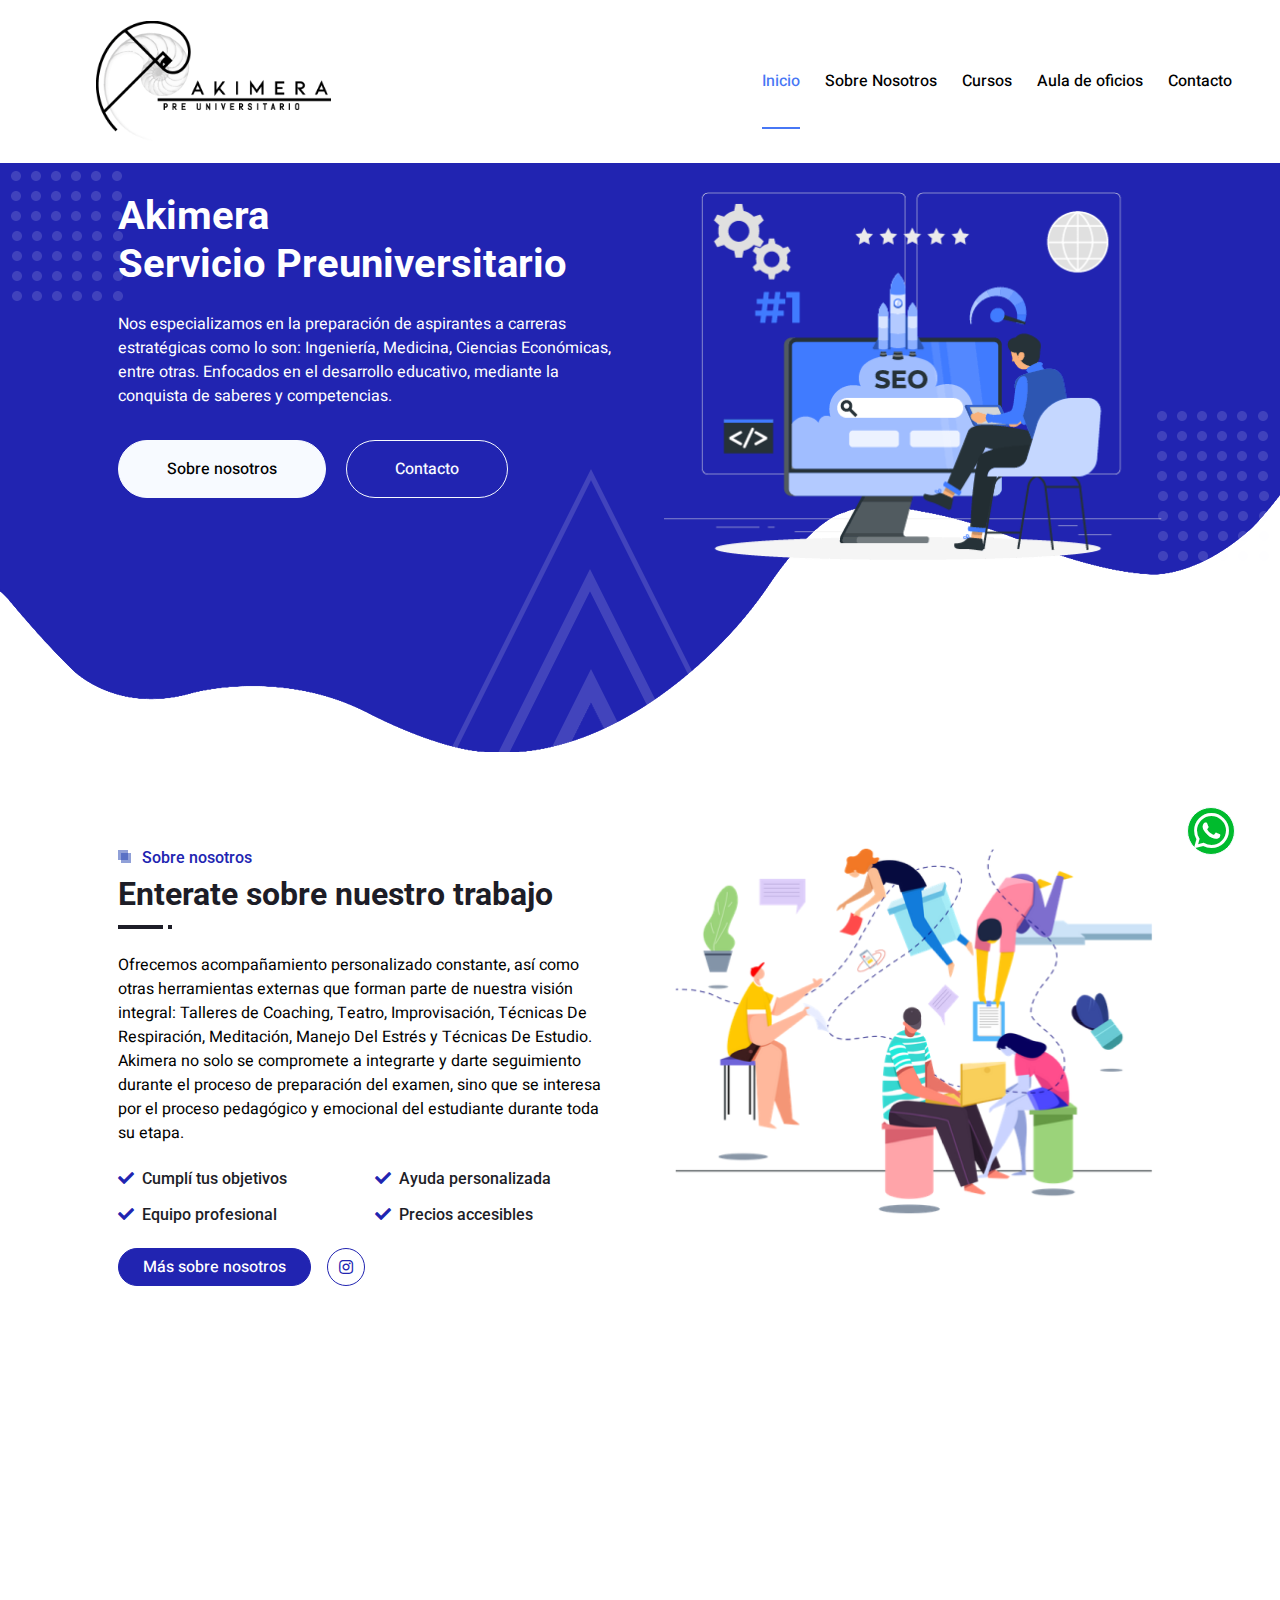
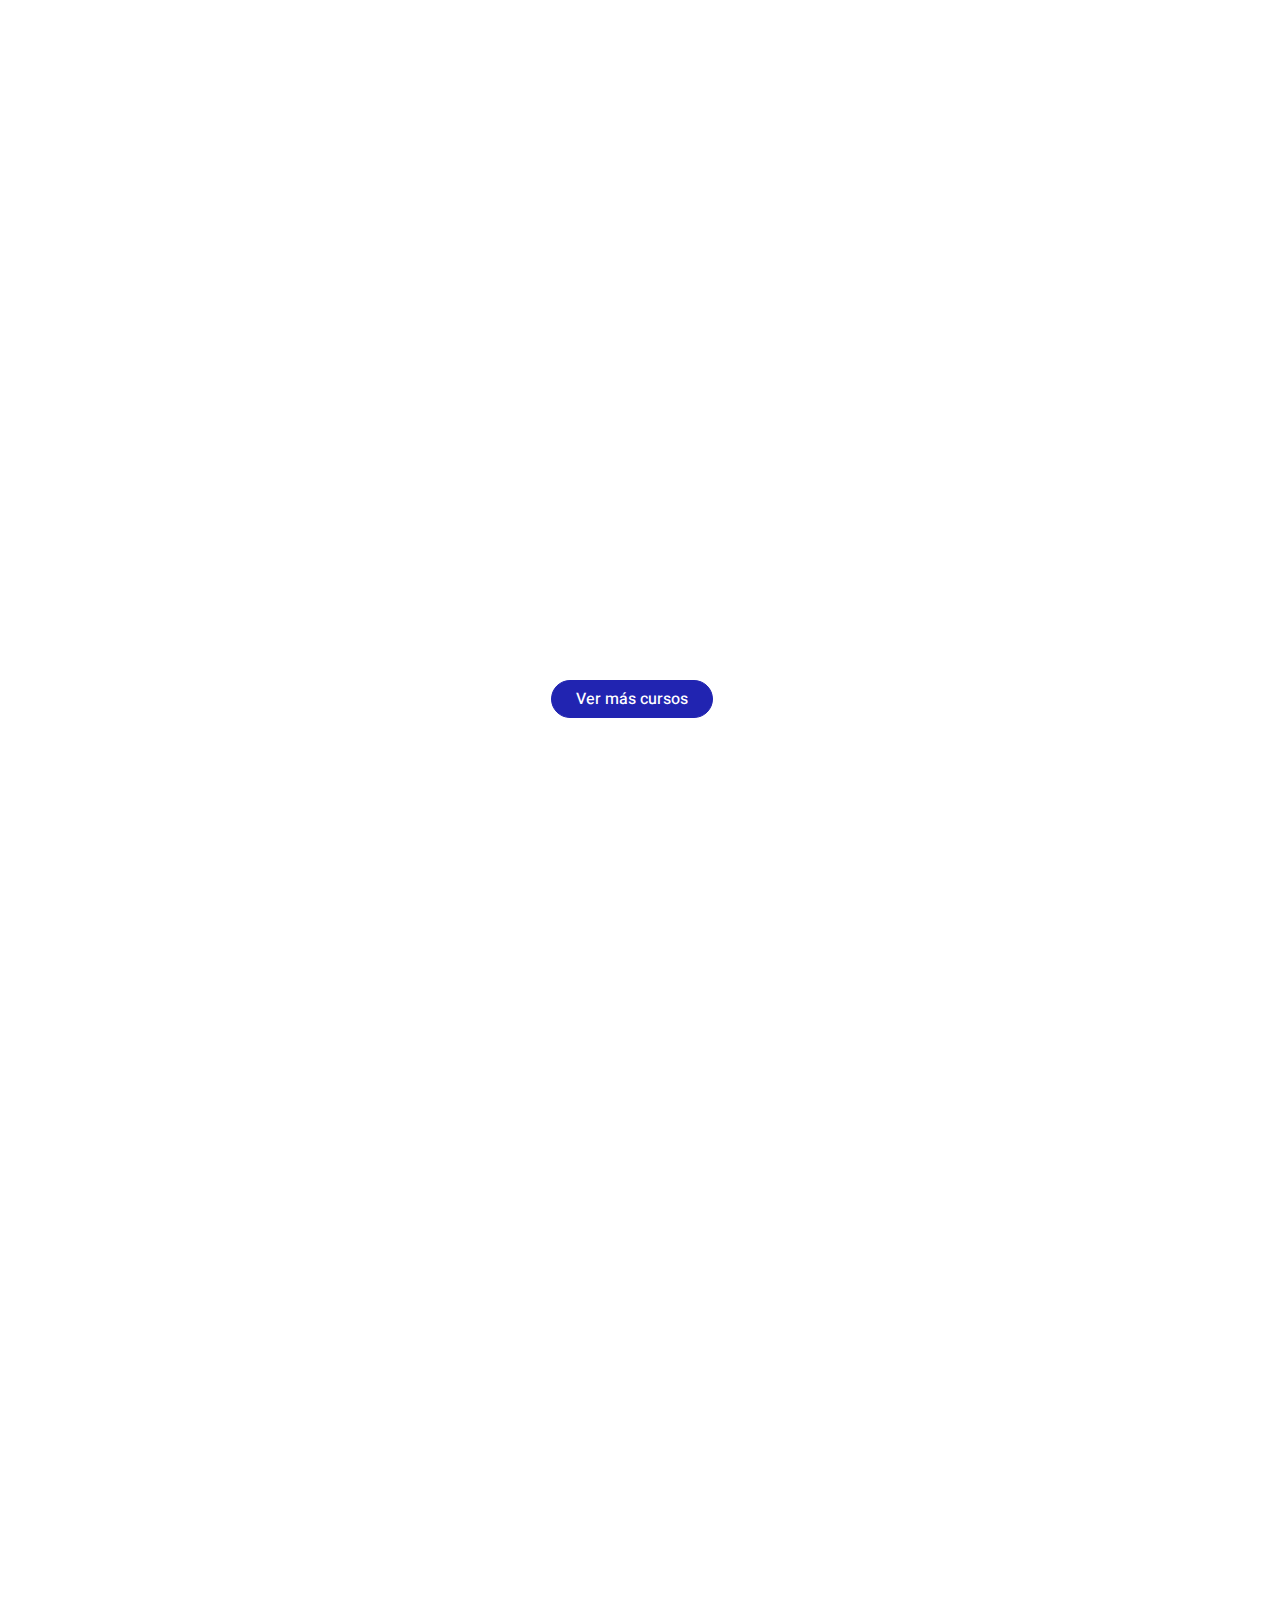
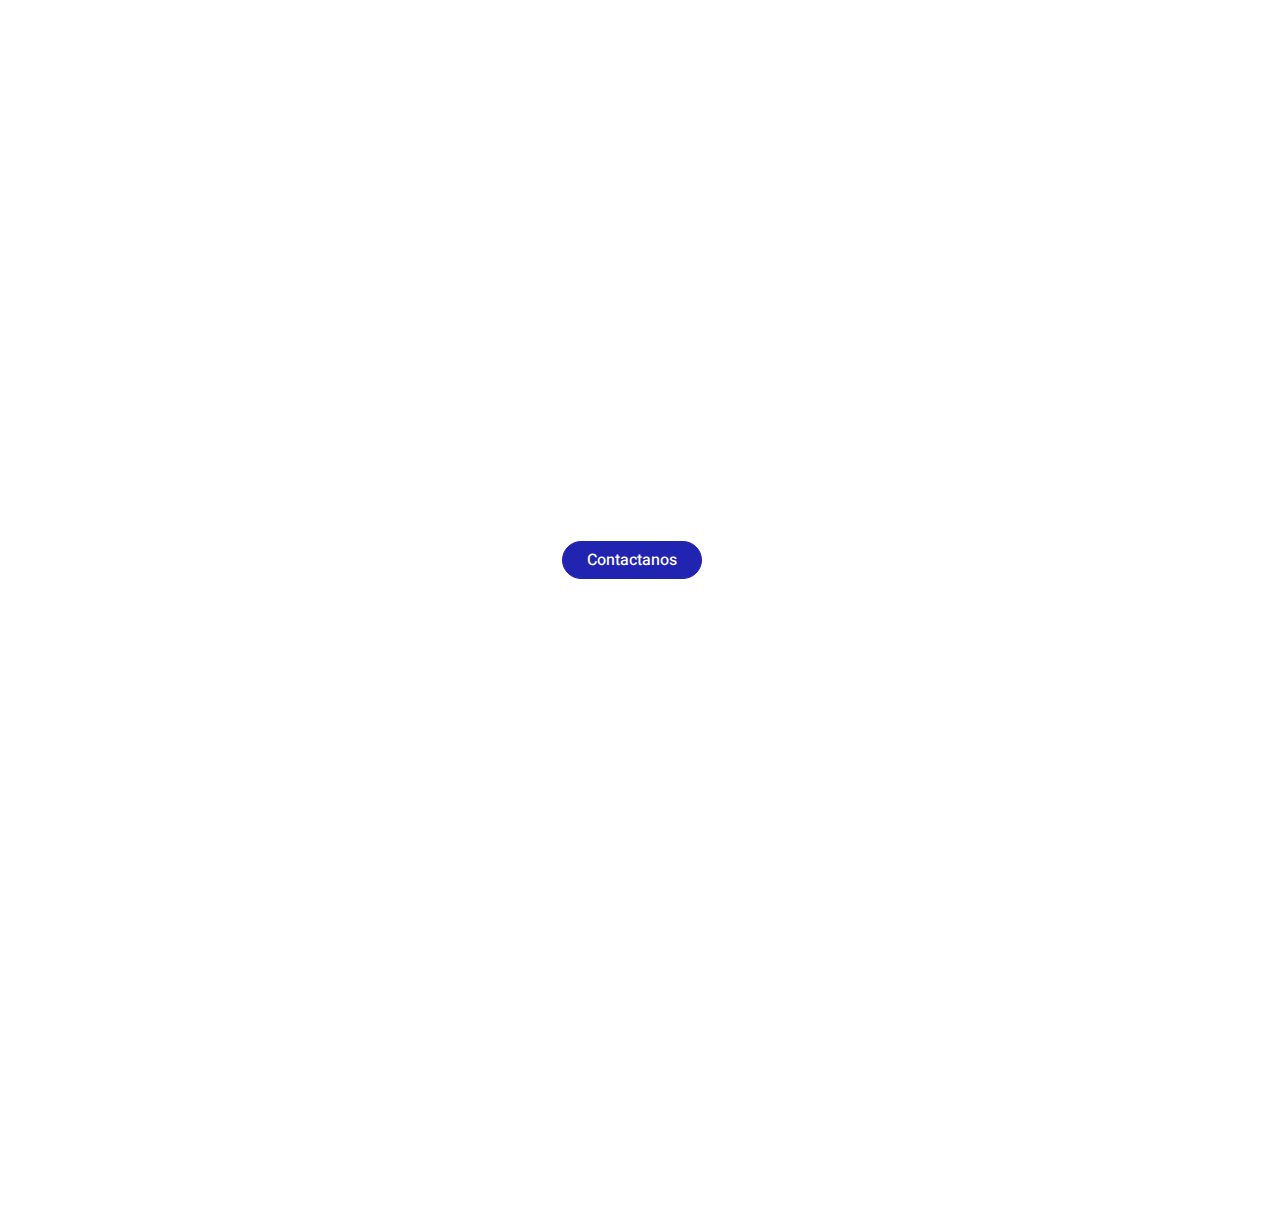
<file: index.html>
<!DOCTYPE html>
<html lang="en">

<head>
    <meta charset="utf-8">
    <title>Akimera - Inicio</title>
    <meta content="width=device-width, initial-scale=1.0" name="viewport">
    <meta content="" name="keywords">
    <meta content="" name="description">
    <!-- Favicon -->
    <link href="img/favicon.ico" rel="icon">
    <!-- Google Web Fonts -->
    <link rel="preconnect" href="https://fonts.googleapis.com">
    <link rel="preconnect" href="https://fonts.gstatic.com" crossorigin>
    <link href="https://fonts.googleapis.com/css2?family=Heebo:wght@400;500&family=Roboto:wght@400;500;700&display=swap" rel="stylesheet"> 
    <!-- Icon Font Stylesheet -->
    <link href="https://cdnjs.cloudflare.com/ajax/libs/font-awesome/5.10.0/css/all.min.css" rel="stylesheet">
    <link href="https://cdn.jsdelivr.net/npm/bootstrap-icons@1.8.2/font/bootstrap-icons.css" rel="stylesheet">
    <!-- Libraries Stylesheet -->
    <link href="lib/animate/animate.min.css" rel="stylesheet">
    <link href="lib/owlcarousel/assets/owl.carousel.min.css" rel="stylesheet">
    <link href="lib/lightbox/css/lightbox.min.css" rel="stylesheet">
    <!-- Customized Bootstrap Stylesheet -->
    <link href="css/bootstrap.min.css" rel="stylesheet">
    <!-- Template Stylesheet -->
    <link href="css/style.css" rel="stylesheet">
</head>
<body>
    <div class="container-xxl bg-white p-0">
        <!-- Spinner Start -->
        <div id="spinner" class="show bg-white position-fixed translate-middle w-100 vh-100 top-50 start-50 d-flex align-items-center justify-content-center">
            <div class="spinner-grow text-primary" style="width: 3rem; height: 3rem;" role="status">
                <span class="sr-only">Loading...</span>
            </div>
        </div>
        <!-- Spinner End -->
        <!-- Navbar & Hero Start -->
        <div class="container-xxl position-relative p-0">
            <nav class="navbar navbar-expand-lg navbar-light px-4 px-lg-5 py-3">
                <a href="index.html" class="navbar-brand px-5">
                    <img src="img/logo.png">
                </a>
                <button class="navbar-toggler" type="button" data-bs-toggle="collapse" data-bs-target="#navbarCollapse">
                    <span class="fa fa-bars"></span>
                </button>
                <div class="collapse navbar-collapse" id="navbarCollapse">
                    <div class="navbar-nav ms-auto py-0">
                        <a href="index.html" class="nav-item nav-link active">Inicio</a>
                        <a href="about.html" class="nav-item nav-link">Sobre Nosotros</a>
                        <a href="service.html" class="nav-item nav-link">Cursos</a>
                        <a href="auladeoficios.html" class="nav-item nav-link">Aula de oficios</a>
                        <a href="contact.html" class="nav-item nav-link">Contacto</a>
                    </div>
                </div>
            </nav>
            <div class="container-xxl py-5 bg-primary hero-header mb-5">
                <div class="container my-5 py-5 px-lg-5">
                    <div class="row g-5 py-5">
                        <div class="col-lg-6 text-center text-lg-start">
                            <h1 class="text-white mb-4 animated zoomIn">Akimera <br> Servicio Preuniversitario</h1>
                            <p class="text-white pb-3 animated zoomIn" id="pIndex">Nos especializamos en la preparación de aspirantes a carreras estratégicas como lo son: Ingeniería, Medicina, Ciencias Económicas, entre otras. Enfocados en el desarrollo educativo, mediante la conquista de saberes y competencias.</p>
                            <a href="about.html" class="btn btn-light py-sm-3 px-sm-5 rounded-pill me-3 animated slideInLeft">Sobre nosotros</a>
                            <a href="contact.html" class="btn btn-outline-light py-sm-3 px-sm-5 rounded-pill animated slideInRight">Contacto</a>
                        </div>
                        <div class="col-lg-6 text-center text-lg-start">
                            <img class="img-fluid" src="img/hero.png" alt="">
                        </div>
                    </div>
                </div>
            </div>
        </div>
        <!-- Navbar & Hero End -->
        <!-- Full Screen Search Start -->
        <div class="modal fade" id="searchModal" tabindex="-1">
            <div class="modal-dialog modal-fullscreen">
                <div class="modal-content" style="background: rgba(29, 29, 39, 0.7);">
                    <div class="modal-header border-0">
                        <button type="button" class="btn bg-white btn-close" data-bs-dismiss="modal" aria-label="Close"></button>
                    </div>
                    <div class="modal-body d-flex align-items-center justify-content-center">
                        <div class="input-group" style="max-width: 600px;">
                            <input type="text" class="form-control bg-transparent border-light p-3" placeholder="Type search keyword">
                            <button class="btn btn-light px-4"><i class="bi bi-search"></i></button>
                        </div>
                    </div>
                </div>
            </div>
        </div>
        <!-- Full Screen Search End -->
        <!-- About Start -->
        <div class="container-xxl py-5">
            <div class="container px-lg-5">
                <div class="row g-5">
                    <div class="col-lg-6 wow fadeInUp" data-wow-delay="0.1s">
                        <div class="section-title position-relative mb-4 pb-2">
                            <h6 class="position-relative text-primary ps-4">Sobre nosotros</h6>
                            <h2 class="mt-2">Enterate sobre nuestro trabajo</h2>
                        </div>
                        <p class="mb-4" id="parrafoP">
                            Ofrecemos acompañamiento personalizado constante, así como otras
                            herramientas externas que forman parte de nuestra visión integral: Talleres de
                            Coaching, Teatro, Improvisación, Técnicas De Respiración, Meditación, Manejo Del Estrés y
                            Técnicas De Estudio. Akimera no solo se compromete a integrarte y darte seguimiento durante el
                            proceso de preparación del examen, sino que se interesa por el proceso pedagógico y emocional
                            del estudiante durante toda su etapa.
                        </p>
                        <div class="row g-3">
                            <div class="col-sm-6">
                                <h6 class="mb-3"><i class="fa fa-check text-primary me-2"></i>Cumplí tus objetivos</h6>
                                <h6 class="mb-0"><i class="fa fa-check text-primary me-2"></i>Equipo profesional</h6>
                            </div>
                            <div class="col-sm-6">
                                <h6 class="mb-3"><i class="fa fa-check text-primary me-2"></i>Ayuda personalizada</h6>
                                <h6 class="mb-0"><i class="fa fa-check text-primary me-2"></i>Precios accesibles</h6>
                            </div>
                        </div>
                        <div class="d-flex align-items-center mt-4">
                            <a class="btn btn-primary rounded-pill px-4 me-3" href="about.html">Más sobre nosotros</a>
                            <!--
                            <a class="btn btn-outline-primary btn-square me-3" href=""><i class="fab fa-facebook-f"></i></a>
                            <a class="btn btn-outline-primary btn-square me-3" href=""><i class="fab fa-twitter"></i></a>
                            <a class="btn btn-outline-light btn-social" href=""><i class="fab fa-linkedin-in"></i></a>
                            -->
                            <a class="btn btn-outline-primary btn-square me-3" href="https://www.instagram.com/akimera.pre/" target="_blank"><i class="fab fa-instagram"></i></a>
                        </div>
                    </div>
                    <div class="col-lg-6">
                        <img class="img-fluid wow zoomIn" data-wow-delay="0.5s" src="img/about.png">
                    </div>
                </div>
            </div>
        </div>
        <!-- About End -->
        <!-- Service Start -->
        <div class="container-xxl py-5">
            <div class="container px-lg-5">
                <div class="section-title position-relative text-center mb-5 pb-2 wow fadeInUp" data-wow-delay="0.1s">
                    <h6 class="position-relative d-inline text-primary ps-4">Cursos</h6>
                    <h2 class="mt-2">Algunos de los cursos que ofrecemos</h2>
                </div>
                <div class="row g-4">
                    <div class="col-lg-4 col-md-6 wow zoomIn" data-wow-delay="0.3s">
                        <div class="service-item d-flex flex-column justify-content-center text-center rounded">
                            <div class="service-icon-salud flex-shrink-0">
                                <i class="fa fa-stethoscope fa-2x"></i>
                            </div>
                            <h5 class="mb-3">Enfermería</h5>
                            <p>18 horas semanales</p>
                            <a class="btn px-3 mt-auto mx-auto" href="https://wa.me/5492613353026?text=Hola%20Leandro!%20Te%20hablo%20para%20consultarte%20por%20el%20servicio%20PreUniversitario%20de%20Enfermería." target="_blank">Contactanos</a>
                        </div>
                    </div>
                    <div class="col-lg-4 col-md-6 wow zoomIn" data-wow-delay="0.6s">
                        <div class="service-item d-flex flex-column justify-content-center text-center rounded">
                            <div class="service-icon-red flex-shrink-0">
                                <i class="bi bi-wrench-adjustable fa-2x"></i>
                            </div>
                            <h5 class="mb-3">Ingeniería (UTN)</h5>
                            <p>6 horas semanales.</p>
                            <a class="btn px-3 mt-auto mx-auto" href="https://wa.me/5492613353026?text=Hola%20Leandro!%20Te%20hablo%20para%20consultarte%20por%20el%20servicio%20PreUniversitario%20de%20Ingeniería%20en%20UNCuyo." target="_blank">Contactanos</a>
                        </div>
                    </div>
                    <div class="col-lg-4 col-md-6 wow zoomIn" data-wow-delay="0.6s">
                        <div class="service-item d-flex flex-column justify-content-center text-center rounded">
                            <div class="service-icon-blue flex-shrink-0">
                                <i class="fa fa-university fa-2x"></i>
                            </div>
                            <h5 class="mb-3">Economía</h5>
                            <p>12 horas semanales.</p>
                            <a class="btn px-3 mt-auto mx-auto" href="https://wa.me/5492613353026?text=Hola%20Leandro!%20Te%20hablo%20para%20consultarte%20por%20el%20servicio%20PreUniversitario%20de%20Economía." target="_blank">Contactanos</a>
                        </div>
                    </div>
                    <div class="col-lg-4 col-md-6 wow zoomIn" data-wow-delay="0.3s">
                        <div class="service-item d-flex flex-column justify-content-center text-center rounded">
                            <div class="service-icon flex-shrink-0">
                                <i class="fa fa-balance-scale fa-2x"></i>
                            </div>
                            <h5 class="mb-3">Abogacía</h5>
                            <p>4 horas semanales.</p>
                            <a class="btn px-3 mt-auto mx-auto" href="https://wa.me/5492613353026?text=Hola%20Leandro!%20Te%20hablo%20para%20consultarte%20por%20el%20servicio%20PreUniversitario%20de%20Abogacía." target="_blank">Contactanos</a>
                        </div>
                    </div>
                    <div class="col-lg-4 col-md-6 wow zoomIn" data-wow-delay="0.3s">
                        <div class="service-item d-flex flex-column justify-content-center text-center rounded">
                            <div class="service-icon-military flex-shrink-0">
                                <i class="fa fa-fighter-jet fa-2x"></i>
                            </div>
                            <h5 class="mb-3">Escuela de Sub Oficiales de la Fuerza Aérea</h5>
                            <p>10 horas semanales.</p>
                            <a class="btn px-3 mt-auto mx-auto" href="https://wa.me/5492613353026?text=Hola%20Leandro!%20Te%20hablo%20para%20consultarte%20por%20el%20servicio%20PreUniversitario%20de%20Escuela%20de%20Sub%20Oficiales%20de%20la%20Fuerza%20Aérea." target="_blank">Contactanos</a>
                        </div>
                    </div>
                    <div class="col-lg-4 col-md-6 wow zoomIn" data-wow-delay="0.1s">
                        <div class="service-item d-flex flex-column justify-content-center text-center rounded">
                            <div class="service-icon-design flex-shrink-0">
                                <i class="fa fa-paint-brush fa-2x"></i>
                            </div>
                            <h5 class="mb-3">Diseño Gráfico e Industrial</h5>
                            <p>12 horas semanales</p>
                            <a class="btn px-3 mt-auto mx-auto" href="https://wa.me/5492613353026?text=Hola%20Leandro!%20Te%20hablo%20para%20consultarte%20por%20el%20servicio%20PreUniversitario%20de%20Diseño%20Gráfico%20e%20Industrial." target="_blank">Contactanos</a>
                        </div>
                    </div>
                    <div class="col-md-12 text-center">
                        <a class="btn btn-primary rounded-pill px-4 me-3 mt-3 animated slideInLeft" href="service.html">Ver más cursos</a>
                    </div>
                </div>
            </div>
        </div>
        <!-- Service End -->

        <!-- Testimonial Start -->
        <div class="container-xxl bg-primary testimonial py-5 my-5 wow fadeInUp" data-wow-delay="0.1s">
            <div class="container g-5 py-5 px-lg-5">
                <div class="row g-5 py-5">
                    <div class="col-md-12 text-center text-lg-start">
                        <p class="text-white pb-3 animated zoomIn">
                            Nuestro propósito es crear un espacio que atienda las expectativas de los estudiantes, cuyas aspiraciones están centradas en el ingreso a la Universidad. <br> Es por ello que presentamos una propuesta para disminuir la brecha existente en el acceso a la educación superior de jóvenes de establecimientos de educación secundaria con menores recursos y en contextos poco favorables.
                        </p>
                        <h6 class="h5 text-white animated zoomIn">Otorgando una beca cada 10 alumnos inscritos al programa.</h6>
                        <p class="text-white py-3 animated zoomIn">
                            Facilitando una oportunidad en educación y orientación con todas las herramientas necesarias para enfrentar los exámenes de admisión a la universidad sin mayores dificultades y obtener los resultados que les permitan ingresar a las carreras a las que aspiran.
                        </p>
                    </div>
                </div>
            </div>
        </div>
        <!-- Testimonial End -->

        <!-- Team Start -->
        <div class="container-xxl py-5">
            <div class="container px-lg-5">
                <div class="section-title position-relative text-center mb-5 pb-2 wow fadeInUp" data-wow-delay="0.1s">
                    <h6 class="position-relative d-inline text-primary ps-4">Enseñanza</h6>
                    <h2 class="mt-2">Nuestra metodologia de trabajo</h2>
                </div>
                <div class="row g-4">
                    <div class="col-md-12">
                        <p class="animated zoomIn text-dark py-5 wow fadeInUp">
                            <i class="fa fa-check text-primary me-2"></i> Diagnóstico Nivelatorio por cada comisión. <br> <br>
                            <i class="fa fa-check text-primary me-2"></i> Evaluaciones Presenciales y On-line. <br> <br>
                            <i class="fa fa-check text-primary me-2"></i> Ensayos de evaluación universitaria de ejes temáticos específicos. <br> <br>
                            <i class="fa fa-check text-primary me-2"></i> Material académico con textos de contenido avanzado y guías de ejercitación en formato digital, más material en el Aula Virtual con respaldo de la clase y ejercitación complementaria. <br> <br>
                            <i class="fa fa-check text-primary me-2"></i> Acceso a nuestros modelos virtuales de apoyo; Aula Virtual, Zoom/Meet Académico. <br> <br>
                            <i class="fa fa-check text-primary me-2"></i> Consejería académica de apoyo a través de test vocacionales y talleres de aprendizaje, metodologías de estudio y toma de apuntes; además de talleres de mediación y técnicas de respiración para manejo del estrés. <br> <br>
                            <i class="fa fa-check text-primary me-2"></i> Programas de estudio oficiales de las universidades. <br> <br>
                            <i class="fa fa-check text-primary me-2"></i> Horas de consulta con los profesores y profesoras, espacios para atender a las dudas individuales y acompañar el seguimiento individualizado.                            
                        </p>
                        <div class="text-center mt-4">
                            <a class="btn btn-primary rounded-pill px-4 me-3 animated slideInLeft" href="contact.html">Contactanos</a>
                        </div>
                    </div>
                </div>
            </div>
        </div>
        <!-- Team End -->

        <!-- Footer Start -->
        <div class="container-fluid bg-primary text-light footer mt-5 pt-5 wow fadeIn" data-wow-delay="0.1s">
            <div class="container py-5 px-lg-5">
                <div class="row g-5">
                    <div class="col-md-6 col-lg-4">
                        <h5 class="text-white mb-4">Contacto</h5>
                        <p><a class="info" href="https://www.google.com/maps?q=-32.8988287,-68.8138642&z=17&hl=es" target="_blank"><i class="fa fa-map-marker-alt me-3"></i>Mendoza, Argentina</a></p>
                        <p class="text-white"><i class="fa fa-phone-alt me-3"></i>+54 9 2613 35-3026</p>
                        <a class="text-white info" href="mailto:leandrolucianorios@gmail.com?Subject=Akimera%20PreUniversitario%20INFO"><i class="fa fa-envelope me-3"></i>leandrolucianorios@gmail.com</a>
                        <div class="d-flex pt-2">
                            <!--
                            <a class="btn btn-outline-light btn-social" href=""><i class="fab fa-twitter"></i></a>
                            <a class="btn btn-outline-light btn-social" href=""><i class="fab fa-facebook-f"></i></a>
                            <a class="btn btn-outline-light btn-social" href=""><i class="fab fa-youtube"></i></a>
                            -->
                            <a class="btn btn-outline-light btn-social" href="https://www.instagram.com/akimera.pre/" target="_blank"><i class="fab fa-instagram"></i></a>
                        </div>
                    </div>
                    <div class="col-md-2 col-lg-2">

                    </div>
                    <div class="col-md-4 col-lg-3">
                        <h5 class="text-white mb-4">Popular Link</h5>
                        <a class="btn btn-link" href="index.html">Inicio</a>
                        <a class="btn btn-link" href="about.html">Sobre Nosotros</a>
                        <a class="btn btn-link" href="service.html">Cursos</a>
                        <a class="btn btn-link" href="auladeoficios.html">Aula de oficios</a>
                        <a class="btn btn-link" href="contact.html">Contacto</a>
                    </div>
                    <div class="container">
                        <div class="copyright">
                            <div class="row">
                                <div class="col-md-6 text-center text-md-start mb-3 mb-md-0">
                                    &copy; <span>Akimera, Todos los derechos reservados. Copyright 2022 ©</span>
                                </div>
                                <div class="col-md-6 text-center text-md-end">
                                    by: <a href="https://www.instagram.com/saintmrti/" target="_blank">Saint</a> y <a href="https://linktr.ee/EZE_" target="_blank">EZE_</a>
                                    <br>Diseño <a href="https://htmlcodex.com" target="_blank">HTML Codex</a>
                                    <br>Distribución <a href="https://themewagon.com" target="_blank">ThemeWagon</a>
                                </div>
                            </div>
                        </div>
                    </div>
                </div>
            </div>
        </div>
        <!-- Footer End -->


        <!-- Back to Top -->
        <a href="https://wa.me/5492613353026?text=Hola!%20Te%20hablo%20para%20consultarte%20por%20el%20servicio%20PreUniversitario" target="_blank" class="btn btn-outline-light btn-lg-square btn-whatsapp btn-lg"><i class="fab fa-whatsapp fa-2x"></i></a>
    </div>

    <!-- JavaScript Libraries -->
    <script src="https://code.jquery.com/jquery-3.4.1.min.js"></script>
    <script src="https://cdn.jsdelivr.net/npm/bootstrap@5.0.0/dist/js/bootstrap.bundle.min.js"></script>
    <script src="lib/wow/wow.min.js"></script>
    <script src="lib/easing/easing.min.js"></script>
    <script src="lib/waypoints/waypoints.min.js"></script>
    <script src="lib/owlcarousel/owl.carousel.min.js"></script>
    <script src="lib/isotope/isotope.pkgd.min.js"></script>
    <script src="lib/lightbox/js/lightbox.min.js"></script>

    <!-- Template Javascript -->
    <script src="js/main.js"></script>
</body>
</html>
</file>
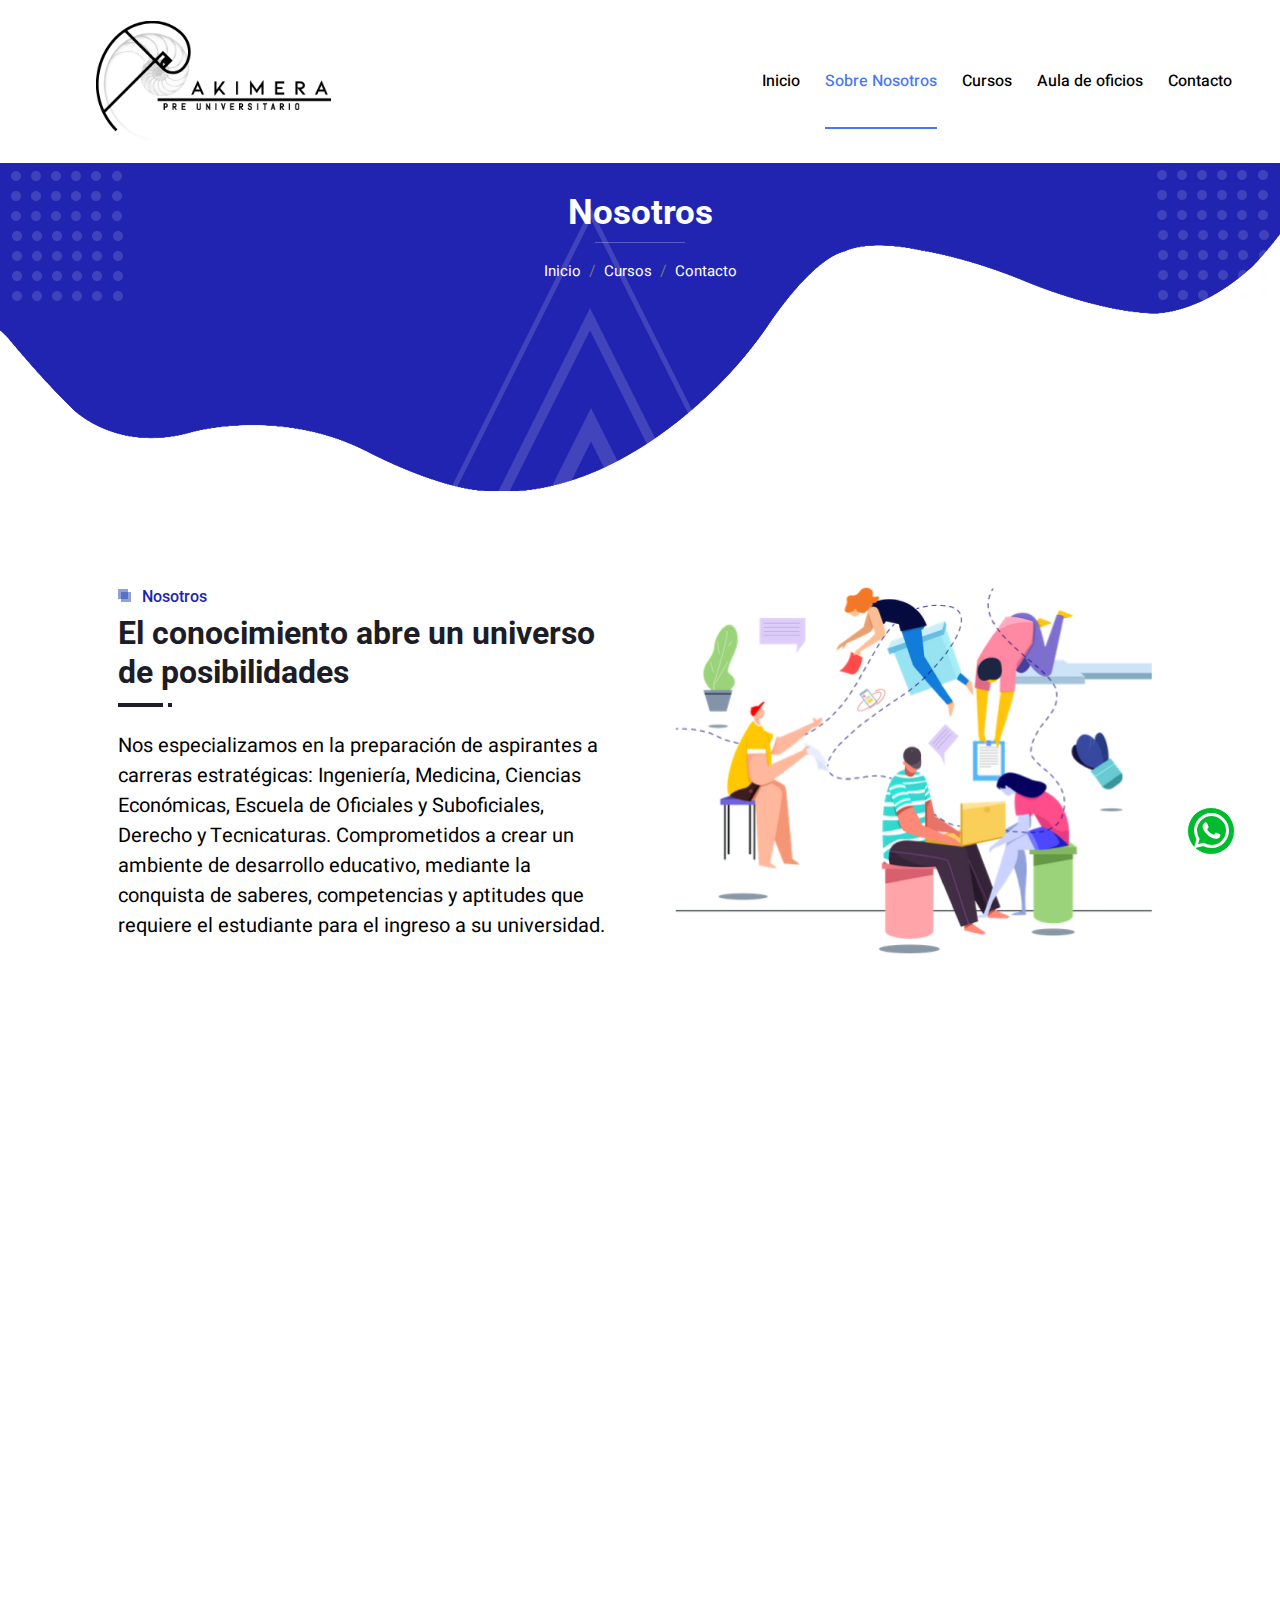
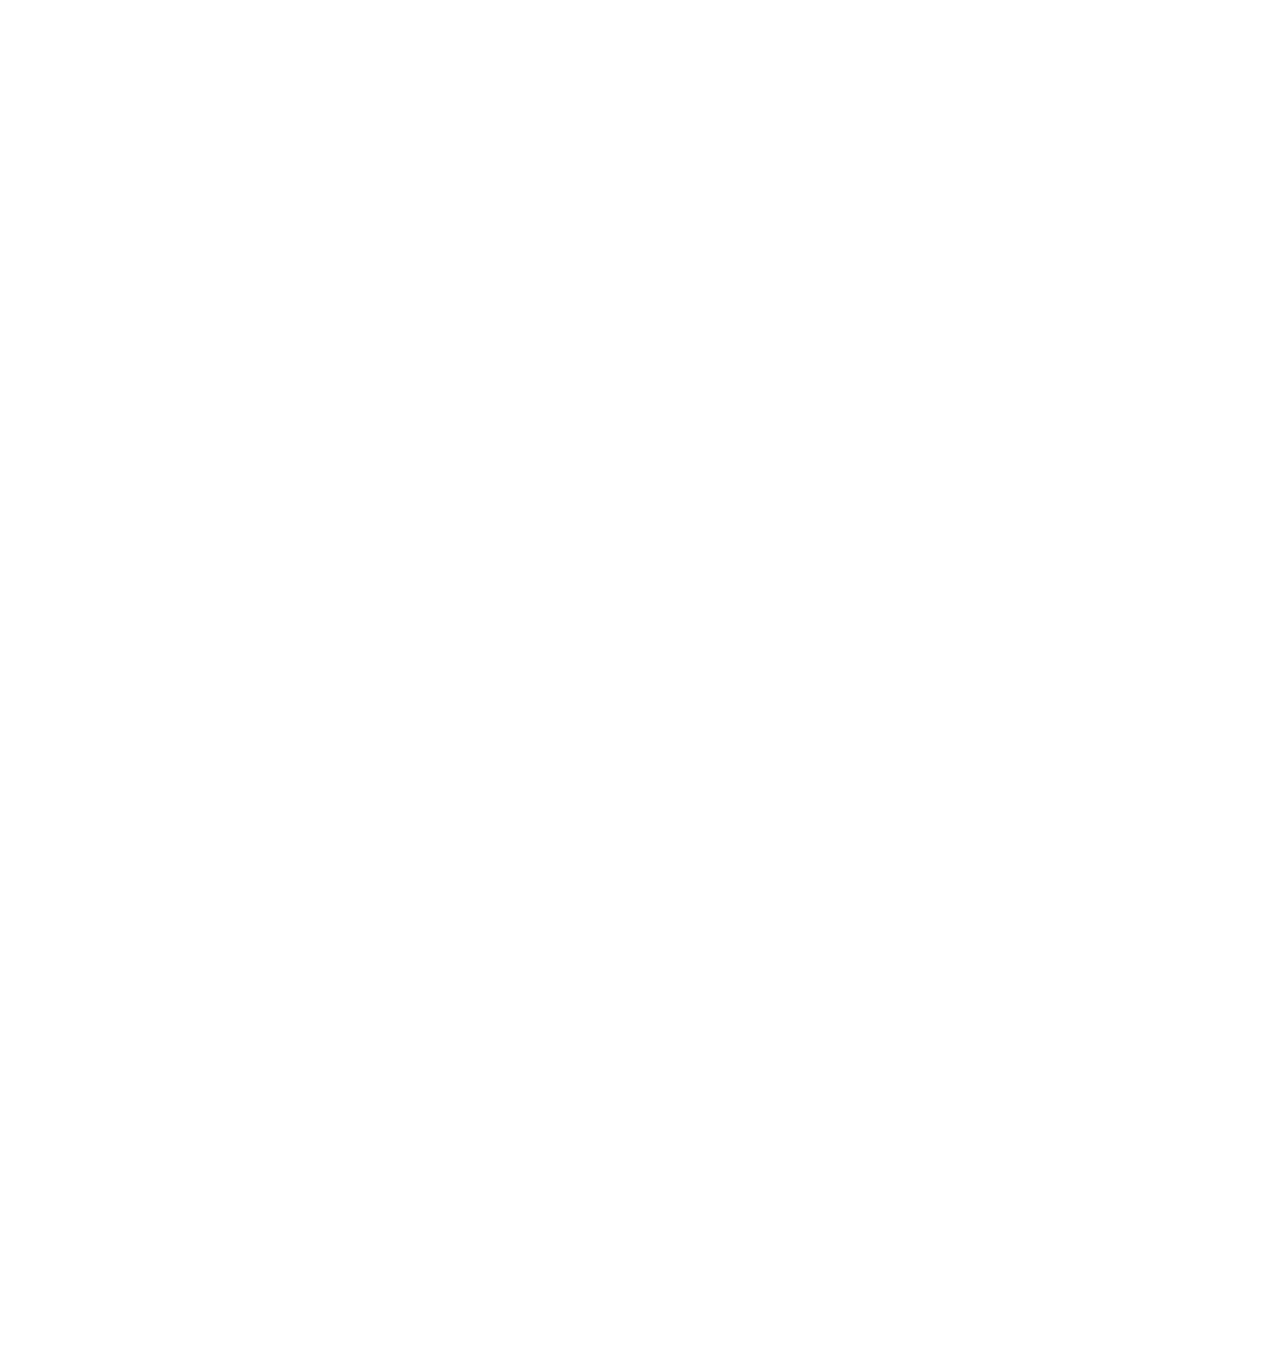
<file: about.html>
<!DOCTYPE html>
<html lang="en">

<head>
    <meta charset="utf-8">
    <title>Akimera - Nosotros</title>
    <meta content="width=device-width, initial-scale=1.0" name="viewport">
    <meta content="" name="keywords">
    <meta content="" name="description">

    <!-- Favicon -->
    <link href="img/favicon.ico" rel="icon">

    <!-- Google Web Fonts -->
    <link rel="preconnect" href="https://fonts.googleapis.com">
    <link rel="preconnect" href="https://fonts.gstatic.com" crossorigin>
    <link href="https://fonts.googleapis.com/css2?family=Heebo:wght@400;500&family=Roboto:wght@400;500;700&display=swap" rel="stylesheet"> 

    <!-- Icon Font Stylesheet -->
    <link href="https://cdnjs.cloudflare.com/ajax/libs/font-awesome/5.10.0/css/all.min.css" rel="stylesheet">
    <link href="https://cdn.jsdelivr.net/npm/bootstrap-icons@1.4.1/font/bootstrap-icons.css" rel="stylesheet">

    <!-- Libraries Stylesheet -->
    <link href="lib/animate/animate.min.css" rel="stylesheet">
    <link href="lib/owlcarousel/assets/owl.carousel.min.css" rel="stylesheet">
    <link href="lib/lightbox/css/lightbox.min.css" rel="stylesheet">

    <!-- Customized Bootstrap Stylesheet -->
    <link href="css/bootstrap.min.css" rel="stylesheet">

    <!-- Template Stylesheet -->
    <link href="css/style.css" rel="stylesheet">
</head>

<body>
    <div class="container-xxl bg-white p-0">
        <!-- Spinner Start -->
        <div id="spinner" class="show bg-white position-fixed translate-middle w-100 vh-100 top-50 start-50 d-flex align-items-center justify-content-center">
            <div class="spinner-grow text-primary" style="width: 3rem; height: 3rem;" role="status">
                <span class="sr-only">Cargando...</span>
            </div>
        </div>
        <!-- Spinner End -->


        <!-- Navbar & Hero Start -->
        <div class="container-xxl position-relative p-0">
            <nav class="navbar navbar-expand-lg navbar-light px-4 px-lg-5 py-3">
                <a href="index.html" class="navbar-brand px-5">
                    <img src="img/logo.png">
                </a>
                <button class="navbar-toggler" type="button" data-bs-toggle="collapse" data-bs-target="#navbarCollapse">
                    <span class="fa fa-bars"></span>
                </button>
                <div class="collapse navbar-collapse" id="navbarCollapse">
                    <div class="navbar-nav ms-auto py-0">
                        <a href="index.html" class="nav-item nav-link">Inicio</a>
                        <a href="about.html" class="nav-item nav-link active">Sobre Nosotros</a>
                        <a href="service.html" class="nav-item nav-link">Cursos</a>
                        <a href="auladeoficios.html" class="nav-item nav-link">Aula de oficios</a>
                        <a href="contact.html" class="nav-item nav-link">Contacto</a>
                    </div>
                </div>
            </nav>

            <div class="container-xxl py-5 bg-primary hero-header mb-5">
                <div class="container my-5 py-5 px-lg-5">
                    <div class="row g-5 py-5">
                        <div class="col-12 text-center">
                            <h1 class="text-white animated zoomIn subPrincipal">Nosotros</h1>
                            <hr class="bg-white mx-auto mt-0" style="width: 90px;">
                            <nav aria-label="breadcrumb">
                                <ol class="breadcrumb justify-content-center">
                                    <li class="breadcrumb-item"><a class="text-white subSecundario" href="index.html">Inicio</a></li>
                                    <li class="breadcrumb-item"><a class="text-white subSecundario" href="service.html">Cursos</a></li>
                                    <li class="breadcrumb-item"><a class="text-white subSecundario" href="contact.html">Contacto</a></li>
                                </ol>
                            </nav>
                        </div>
                    </div>
                </div>
            </div>
        </div>
        <!-- Navbar & Hero End -->


        <!-- Full Screen Search Start -->
        <div class="modal fade" id="searchModal" tabindex="-1">
            <div class="modal-dialog modal-fullscreen">
                <div class="modal-content" style="background: rgba(29, 29, 39, 0.7);">
                    <div class="modal-header border-0">
                        <button type="button" class="btn bg-white btn-close" data-bs-dismiss="modal" aria-label="Close"></button>
                    </div>
                    <div class="modal-body d-flex align-items-center justify-content-center">
                        <div class="input-group" style="max-width: 600px;">
                            <input type="text" class="form-control bg-transparent border-light p-3" placeholder="Type search keyword">
                            <button class="btn btn-light px-4"><i class="bi bi-search"></i></button>
                        </div>
                    </div>
                </div>
            </div>
        </div>
        <!-- Full Screen Search End -->


        <!-- About Start -->
        <div class="container-xxl py-5">
            <div class="container px-lg-5">
                <div class="row g-5">
                    <div class="col-lg-6 wow fadeInUp" data-wow-delay="0.1s">
                        <div class="section-title position-relative mb-4 pb-2">
                            <h6 class="position-relative text-primary ps-4">Nosotros</h6>
                            <h2 class="mt-2">El conocimiento abre un universo de posibilidades</h2>
                        </div>
                        <p class="mb-4 parrafoNosotros">
                            Nos especializamos en la preparación de aspirantes a carreras estratégicas: Ingeniería, Medicina, Ciencias Económicas, Escuela de Oficiales y Suboficiales, Derecho y Tecnicaturas. Comprometidos a crear un ambiente de desarrollo educativo, mediante la conquista de saberes, competencias y aptitudes que requiere el estudiante para el ingreso a su universidad.
                        </p>
                    </div>
                    <div class="col-lg-6">
                        <img class="img-fluid wow zoomIn" data-wow-delay="0.5s" src="img/about.png">
                    </div>
                </div>
                <div class="row g-5">
                    <div class="col-lg-12 wow fadeInUp" data-wow-delay="0.1s">
                        <div class="section-title position-relative mb-4 pb-2">
                            <h2 class="mt-2">¿Por qué Akimera?</h2>
                        </div>
                        <p class="mb-4 parrafoNosotros">Akimera Preuniversitario surge a partir de cubrir la necesidad de ingresar a una universidad de calidad. Tenemos el compromiso férreo de preparar a los postulantes para sus exámenes ordinarios de admisión y mejorar el rendimiento academico.</p>
                    </div>
                </div>
            </div>
        </div>
        <!-- About End -->

        <!-- Conocenos Start-->
        <div class="container-xxl bg-primary testimonial py-5 my-5 wow fadeInUp" data-wow-delay="0.1s">
            <div class="container g-5 py-5 px-lg-5">
                <div class="row g-5 py-5">
                    <div class="col-md-12 text-center text-lg-start">
                        <p class="text-white pb-3 animated zoomIn">
                            Nuestro propósito es crear un espacio que atienda las expectativas de los estudiantes, cuyas aspiraciones están centradas en el ingreso a la Universidad. <br> Es por ello que presentamos una propuesta para disminuir la brecha existente en el acceso a la educación superior de jóvenes de establecimientos de educación secundaria con menores recursos y en contextos poco favorables.
                        </p>
                        <h6 class="h5 text-white animated zoomIn">Otorgando una beca cada 10 alumnos inscritos al programa.</h6>
                        <p class="text-white py-3 animated zoomIn">
                            Facilitando una oportunidad en educación y orientación con todas las herramientas necesarias para enfrentar los exámenes de admisión a la universidad sin mayores dificultades y obtener los resultados que les permitan ingresar a las carreras a las que aspiran.
                        </p>
                    </div>
                </div>
            </div>
        </div>
        <!-- Conocenos End-->

        <!-- Nuestra historia  Start-->
        <div class="container-xxl py-5">
            <div class="container px-lg-5">
                <div class="row g-5">
                    <div class="col-lg-12 wow fadeInUp" data-wow-delay="0.1s">
                        <div class="section-title position-relative mb-4 pb-2">
                            <h2 class="mt-2">Nuestra historia</h2>
                        </div>
                    </div>
                    <div class="col-lg-6 wow fadeInUp" data-wow-delay="0.1s">
                        <p>
                            Este proyecto está en crecimiento de forma sostenida desde el año 2011, adaptándose a las distintas problemáticas que se han ido presentando -como crisis económicas y la reciente Pandemia- en sus modalidades presenciales y virtuales. Akimera en un principio se llamó “Ateneas” - Tutorías Académicas (2011 a 2014), cubriendo la demanda de alumnos y alumnas de los niveles secundario y preuniversitario en las asignaturas de matemáticas, física, química, biología, historia, derecho, formación ética y ciudadana, sistemas de información contable e inglés. Luego, el proyecto creció instalándose en las inmediaciones de la Universidad Maza (entre los años 2014 y 2017).
                        </p>
                    </div>
                    <div class="col-lg-6 wow fadeInUp" data-wow-delay="0.1s">
                        <p>
                            Acompañados por la alta demanda en otros niveles educativos, el proyecto se terminó constituyendo bajo el nombre “Akimera”, llegando a contar con 6 docentes y sede en la calle Isabel la Católica del Barrio Bombal, ofreciendo y ampliando la oferta educativa a los niveles preuniversitarios y universitarios. Hoy regresamos a las bases del proyecto Akimera cuyo reconocimiento y satisfactorios resultados en la preparación para los exámenes de ingreso en las carreras de las Facultades de Ingeniería y Medicina de la Universidad Nacional de Cuyo, nos posiciona como la opción de excelencia para transitar el paso desde la Educación secundaria a la universitaria y familiarizarse con ella.
                        </p>
                    </div>
                </div>
            </div>
        </div>
        <!-- Nuestra historia End-->

        <!-- Footer Start -->
        <div class="container-fluid bg-primary text-light footer mt-5 pt-5 wow fadeIn" data-wow-delay="0.1s">
            <div class="container py-5 px-lg-5">
                <div class="row g-5">
                    <div class="col-md-6 col-lg-4">
                        <h5 class="text-white mb-4">Contacto</h5>
                        <p><a class="info" href="https://www.google.com/maps?q=-32.8988287,-68.8138642&z=17&hl=es" target="_blank"><i class="fa fa-map-marker-alt me-3"></i>Mendoza, Argentina</a></p>
                        <p class="text-white"><i class="fa fa-phone-alt me-3"></i>+54 9 2613 35-3026</p>
                        <a class="text-white info" href="mailto:leandrolucianorios@gmail.com?Subject=Akimera%20PreUniversitario%20INFO"><i class="fa fa-envelope me-3"></i>leandrolucianorios@gmail.com</a>
                        <div class="d-flex pt-2">
                            <!--
                            <a class="btn btn-outline-light btn-social" href=""><i class="fab fa-twitter"></i></a>
                            <a class="btn btn-outline-light btn-social" href=""><i class="fab fa-facebook-f"></i></a>
                            <a class="btn btn-outline-light btn-social" href=""><i class="fab fa-youtube"></i></a>
                            <a class="btn btn-outline-light btn-social" href=""><i class="fab fa-linkedin-in"></i></a>
                            -->
                            <a class="btn btn-outline-light btn-social" href="https://www.instagram.com/akimera.pre/" target="_blank"><i class="fab fa-instagram"></i></a>
                        </div>
                    </div>
                    <div class="col-md-2 col-lg-2">

                    </div>
                    <div class="col-md-4 col-lg-3">
                        <h5 class="text-white mb-4">Popular Link</h5>
                        <a class="btn btn-link" href="index.html">Inicio</a>
                        <a class="btn btn-link" href="about.html">Sobre Nosotros</a>
                        <a class="btn btn-link" href="service.html">Cursos</a>
                        <a class="btn btn-link" href="auladeoficios.html">Aula de oficios</a>
                        <a class="btn btn-link" href="contact.html">Contacto</a>
                    </div>
                    <div class="container">
                        <div class="copyright">
                            <div class="row">
                                <div class="col-md-6 text-center text-md-start mb-3 mb-md-0">
                                    &copy; <span>Akimera, Todos los derechos reservados. Copyright 2022 ©</span>
                                </div>
                                <div class="col-md-6 text-center text-md-end">
                                    by: <a href="https://linktr.ee/saintmrti" target="_blank">saintmrti</a> y <a href="https://linktr.ee/EZE_" target="_blank">EZE_</a>
                                    <br>Diseño <a href="https://htmlcodex.com" target="_blank">HTML Codex</a>
                                    <br>Distribución <a href="https://themewagon.com" target="_blank">ThemeWagon</a>
                                </div>
                            </div>
                        </div>
                    </div>
                </div>
            </div>
        </div>
        <!-- Footer End -->


        <!-- Back to Top -->
        <a href="https://wa.me/5492613353026?text=Hola!%20Te%20hablo%20para%20consultarte%20por%20el%20servicio%20PreUniversitario" target="_blank" class="btn btn-outline-light btn-lg-square btn-whatsapp btn-lg"><i class="fab fa-whatsapp fa-2x"></i></a>
    </div>

    <!-- JavaScript Libraries -->
    <script src="https://code.jquery.com/jquery-3.4.1.min.js"></script>
    <script src="https://cdn.jsdelivr.net/npm/bootstrap@5.0.0/dist/js/bootstrap.bundle.min.js"></script>
    <script src="lib/wow/wow.min.js"></script>
    <script src="lib/easing/easing.min.js"></script>
    <script src="lib/waypoints/waypoints.min.js"></script>
    <script src="lib/owlcarousel/owl.carousel.min.js"></script>
    <script src="lib/isotope/isotope.pkgd.min.js"></script>
    <script src="lib/lightbox/js/lightbox.min.js"></script>

    <!-- Template Javascript -->
    <script src="js/main.js"></script>
</body>

</html>
</file>
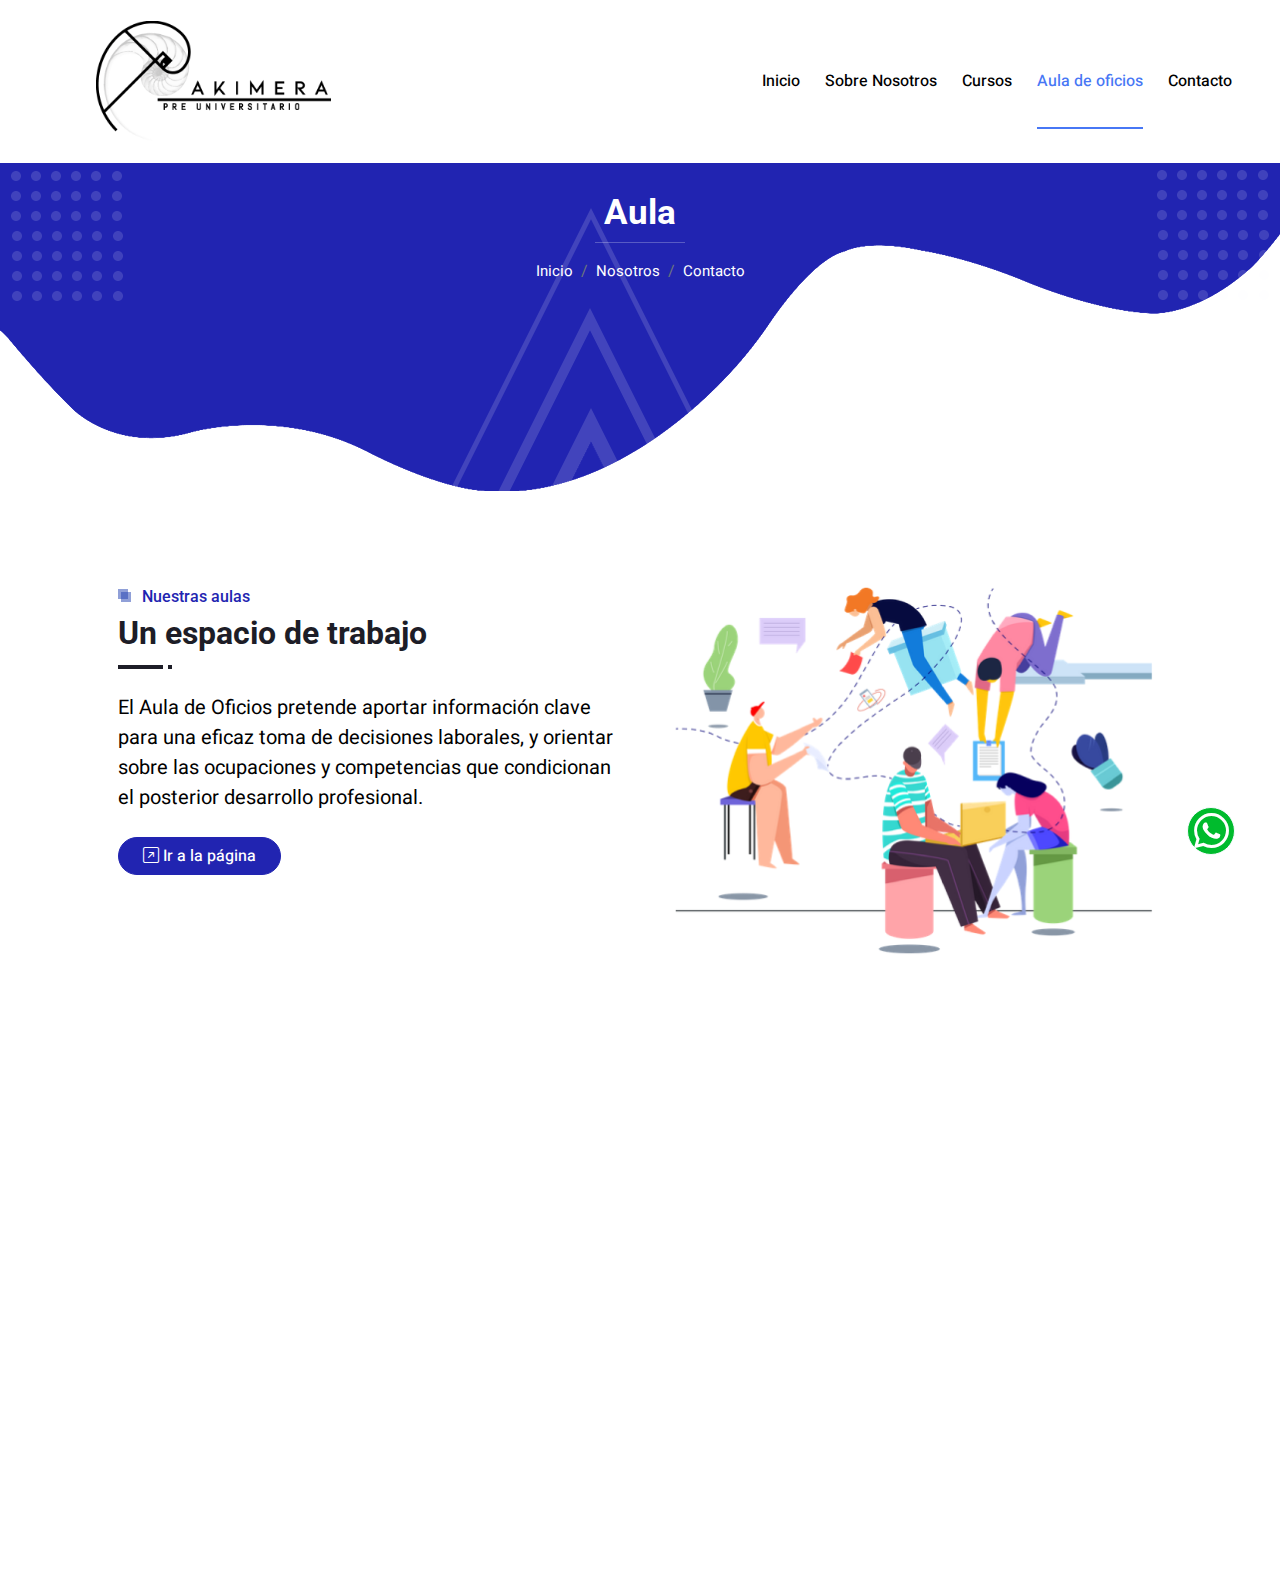
<file: auladeoficios.html>
<!DOCTYPE html>
<html lang="en">
<head>
    <meta charset="utf-8">
    <title>Akimera - Aula de Oficios</title>
    <meta content="width=device-width, initial-scale=1.0" name="viewport">
    <meta content="" name="keywords">
    <meta content="" name="description">

    <!-- Favicon -->
    <link href="img/favicon.ico" rel="icon">

    <!-- Google Web Fonts -->
    <link rel="preconnect" href="https://fonts.googleapis.com">
    <link rel="preconnect" href="https://fonts.gstatic.com" crossorigin>
    <link href="https://fonts.googleapis.com/css2?family=Heebo:wght@400;500&family=Roboto:wght@400;500;700&display=swap" rel="stylesheet"> 

    <!-- Icon Font Stylesheet -->
    <link href="https://cdnjs.cloudflare.com/ajax/libs/font-awesome/5.10.0/css/all.min.css" rel="stylesheet">
    <link href="https://cdn.jsdelivr.net/npm/bootstrap-icons@1.4.1/font/bootstrap-icons.css" rel="stylesheet">

    <!-- Libraries Stylesheet -->
    <link href="lib/animate/animate.min.css" rel="stylesheet">
    <link href="lib/owlcarousel/assets/owl.carousel.min.css" rel="stylesheet">
    <link href="lib/lightbox/css/lightbox.min.css" rel="stylesheet">

    <!-- Customized Bootstrap Stylesheet -->
    <link href="css/bootstrap.min.css" rel="stylesheet">

    <!-- Template Stylesheet -->
    <link href="css/style.css" rel="stylesheet">
</head>

<body>
    <div class="container-xxl bg-white p-0">
        <!-- Spinner Start -->
        <div id="spinner" class="show bg-white position-fixed translate-middle w-100 vh-100 top-50 start-50 d-flex align-items-center justify-content-center">
            <div class="spinner-grow text-primary" style="width: 3rem; height: 3rem;" role="status">
                <span class="sr-only">Cargando...</span>
            </div>
        </div>
        <!-- Spinner End -->


        <!-- Navbar & Hero Start -->
        <div class="container-xxl position-relative p-0">
            <nav class="navbar navbar-expand-lg navbar-light px-4 px-lg-5 py-3">
                <a href="index.html" class="navbar-brand px-5">
                    <img src="img/logo.png">
                </a>
                <button class="navbar-toggler" type="button" data-bs-toggle="collapse" data-bs-target="#navbarCollapse">
                    <span class="fa fa-bars"></span>
                </button>
                <div class="collapse navbar-collapse" id="navbarCollapse">
                    <div class="navbar-nav ms-auto py-0">
                        <a href="index.html" class="nav-item nav-link">Inicio</a>
                        <a href="about.html" class="nav-item nav-link">Sobre Nosotros</a>
                        <a href="service.html" class="nav-item nav-link">Cursos</a>
                        <a href="auladeoficios.html" class="nav-item nav-link active">Aula de oficios</a>
                        <a href="contact.html" class="nav-item nav-link">Contacto</a>
                    </div>
                </div>
            </nav>
            <div class="container-xxl py-5 bg-primary hero-header mb-5">
                <div class="container my-5 py-5 px-lg-5">
                    <div class="row g-5 py-5">
                        <div class="col-12 text-center">
                            <h1 class="text-white animated zoomIn subPrincipal">Aula</h1>
                            <hr class="bg-white mx-auto mt-0" style="width: 90px;">
                            <nav aria-label="breadcrumb">
                                <ol class="breadcrumb justify-content-center">
                                    <li class="breadcrumb-item"><a class="text-white subSecundario" href="index.html">Inicio</a></li>
                                    <li class="breadcrumb-item"><a class="text-white subSecundario" href="about.html">Nosotros</a></li>
                                    <li class="breadcrumb-item"><a class="text-white subSecundario" href="contact.html">Contacto</a></li>
                                </ol>
                            </nav>
                        </div>
                    </div>
                </div>
            </div>
        </div>
        <!-- Navbar & Hero End -->
        <!-- Full Screen Search Start -->
        <div class="modal fade" id="searchModal" tabindex="-1">
            <div class="modal-dialog modal-fullscreen">
                <div class="modal-content" style="background: rgba(29, 29, 39, 0.7);">
                    <div class="modal-header border-0">
                        <button type="button" class="btn bg-white btn-close" data-bs-dismiss="modal" aria-label="Close"></button>
                    </div>
                    <div class="modal-body d-flex align-items-center justify-content-center">
                        <div class="input-group" style="max-width: 600px;">
                            <input type="text" class="form-control bg-transparent border-light p-3" placeholder="Type search keyword">
                            <button class="btn btn-light px-4"><i class="bi bi-search"></i></button>
                        </div>
                    </div>
                </div>
            </div>
        </div>
        <!-- Full Screen Search End -->
        <!-- About Start -->
        <div class="container-xxl py-5">
            <div class="container px-lg-5">
                <div class="row g-5">
                    <div class="col-lg-6 wow fadeInUp" data-wow-delay="0.1s">
                        <div class="section-title position-relative mb-4 pb-2">
                            <h6 class="position-relative text-primary ps-4">Nuestras aulas</h6>
                            <h2 class="mt-2">Un espacio de trabajo</h2>
                        </div>
                        <p class="mb-4 parrafoNosotros">
                            El Aula de Oficios pretende aportar información clave para una eficaz toma de decisiones laborales, 
                            y orientar sobre las ocupaciones y competencias que condicionan el posterior desarrollo profesional.
                        </p>
                        <a href="https://auladeoficios.000webhostapp.com/" class="btn btn-primary rounded-pill px-4 me-3 animated slideInRight" target="_blank"><i class="bi bi-arrow-up-right-square"></i> Ir a la página</a>
                    </div>
                    <div class="col-lg-6">
                        <img class="img-fluid wow zoomIn" data-wow-delay="0.5s" src="img/about.png">
                    </div>
                </div>
            </div>
        </div>
        <!-- About End -->

        <!-- Footer Start -->
        <div class="container-fluid bg-primary text-light footer mt-5 pt-5 wow fadeIn" data-wow-delay="0.1s">
            <div class="container py-5 px-lg-5">
                <div class="row g-5">
                    <div class="col-md-6 col-lg-4">
                        <h5 class="text-white mb-4">Contacto</h5>
                        <p><a class="info" href="https://www.google.com/maps?q=-32.8988287,-68.8138642&z=17&hl=es" target="_blank"><i class="fa fa-map-marker-alt me-3"></i>Mendoza, Argentina</a></p>
                        <p class="text-white"><i class="fa fa-phone-alt me-3"></i>+54 9 2613 35-3026</p>
                        <a class="text-white info" href="mailto:leandrolucianorios@gmail.com?Subject=Akimera%20PreUniversitario%20INFO"><i class="fa fa-envelope me-3"></i>leandrolucianorios@gmail.com</a>
                        <div class="d-flex pt-2">
                            <!--
                            <a class="btn btn-outline-light btn-social" href=""><i class="fab fa-twitter"></i></a>
                            <a class="btn btn-outline-light btn-social" href=""><i class="fab fa-facebook-f"></i></a>
                            <a class="btn btn-outline-light btn-social" href=""><i class="fab fa-youtube"></i></a>
                            <a class="btn btn-outline-light btn-social" href=""><i class="fab fa-linkedin-in"></i></a>
                            -->
                            <a class="btn btn-outline-light btn-social" href="https://www.instagram.com/akimera.pre/" target="_blank"><i class="fab fa-instagram"></i></a>
                        </div>
                    </div>
                    <div class="col-md-2 col-lg-2">

                    </div>
                    <div class="col-md-4 col-lg-3">
                        <h5 class="text-white mb-4">Popular Link</h5>
                        <a class="btn btn-link" href="index.html">Inicio</a>
                        <a class="btn btn-link" href="about.html">Sobre Nosotros</a>
                        <a class="btn btn-link" href="service.html">Cursos</a>
                        <a class="btn btn-link" href="auladeoficios.html">Aula de oficios</a>
                        <a class="btn btn-link" href="contact.html">Contacto</a>
                    </div>
                    <div class="container">
                        <div class="copyright">
                            <div class="row">
                                <div class="col-md-6 text-center text-md-start mb-3 mb-md-0">
                                    &copy; <span>Akimera, Todos los derechos reservados. Copyright 2022 ©</span>
                                </div>
                                <div class="col-md-6 text-center text-md-end">
                                    by: <a href="https://linktr.ee/saintmrti" target="_blank">saintmrti</a> y <a href="" target="_blank">Ezequiel</a>
                                    <br>Diseño <a href="https://htmlcodex.com" target="_blank">HTML Codex</a>
                                    <br>Distribución <a href="https://themewagon.com" target="_blank">ThemeWagon</a>
                                </div>
                            </div>
                        </div>
                    </div>
                </div>
            </div>
        </div>
        <!-- Footer End -->


        <!-- Back to Top -->
        <a href="https://wa.me/5492613353026?text=Hola!%20Te%20hablo%20para%20consultarte%20por%20el%20servicio%20PreUniversitario" target="_blank" class="btn btn-outline-light btn-lg-square btn-whatsapp btn-lg"><i class="fab fa-whatsapp fa-2x"></i></a>
    </div>

    <!-- JavaScript Libraries -->
    <script src="https://code.jquery.com/jquery-3.4.1.min.js"></script>
    <script src="https://cdn.jsdelivr.net/npm/bootstrap@5.0.0/dist/js/bootstrap.bundle.min.js"></script>
    <script src="lib/wow/wow.min.js"></script>
    <script src="lib/easing/easing.min.js"></script>
    <script src="lib/waypoints/waypoints.min.js"></script>
    <script src="lib/owlcarousel/owl.carousel.min.js"></script>
    <script src="lib/isotope/isotope.pkgd.min.js"></script>
    <script src="lib/lightbox/js/lightbox.min.js"></script>

    <!-- Template Javascript -->
    <script src="js/main.js"></script>
</body>

</html>
</file>
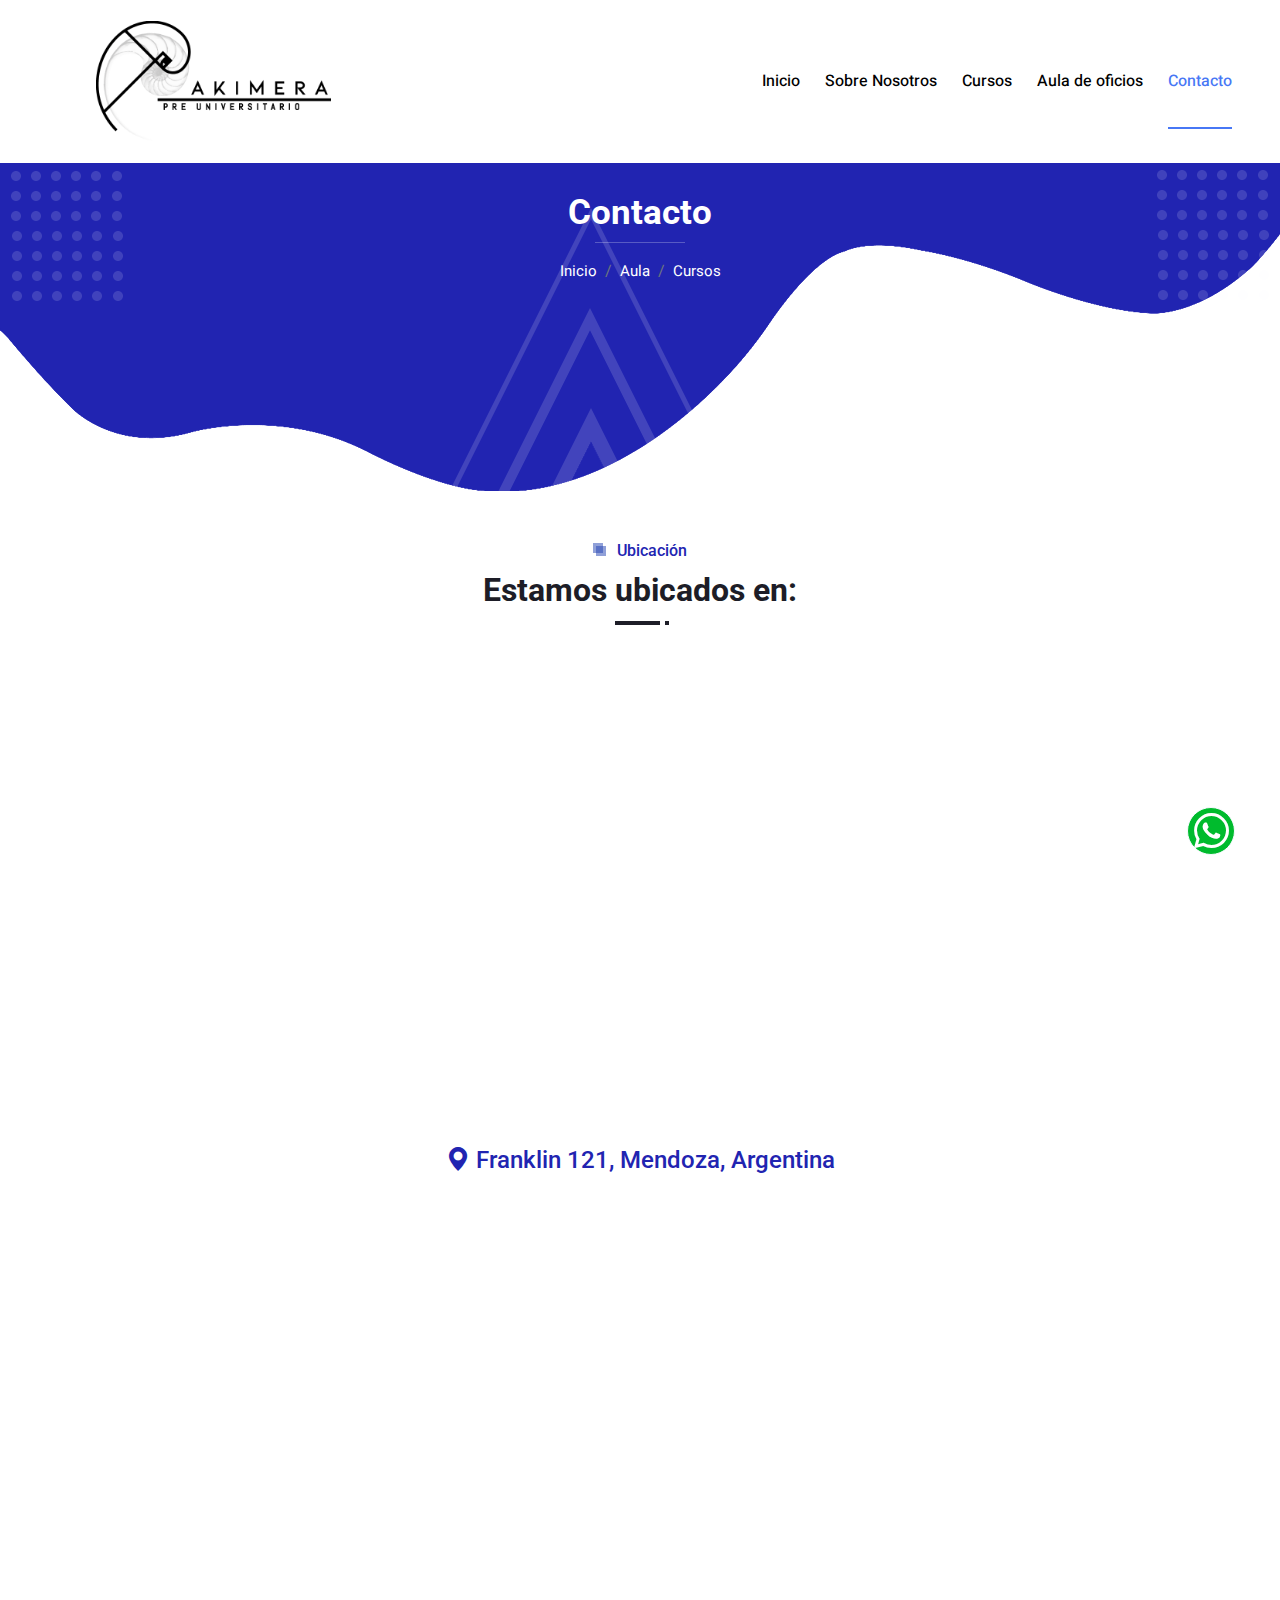
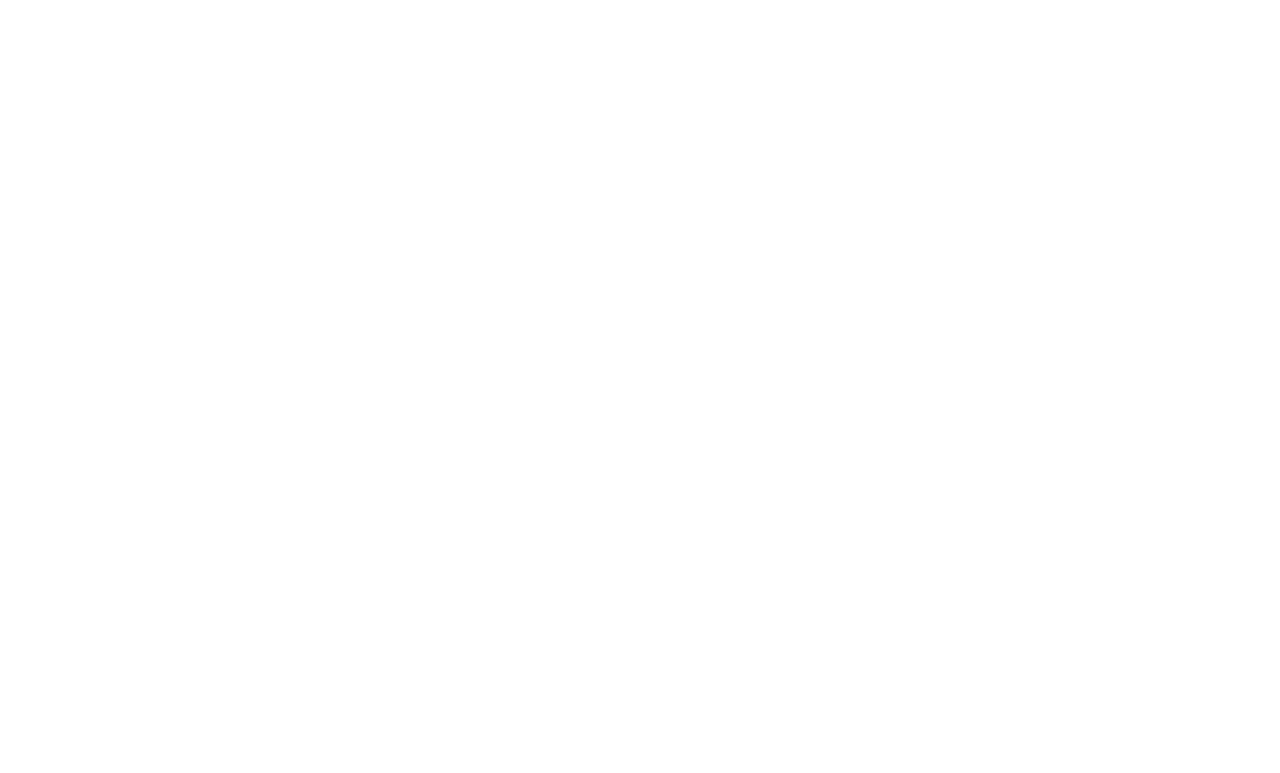
<file: contact.html>
<!DOCTYPE html>
<html lang="en">

<head>
    <meta charset="utf-8">
    <title>Akimera - Contacto</title>
    <meta content="width=device-width, initial-scale=1.0" name="viewport">
    <meta content="" name="keywords">
    <meta content="" name="description">

    <!-- Favicon -->
    <link href="img/favicon.ico" rel="icon">

    <!-- Google Web Fonts -->
    <link rel="preconnect" href="https://fonts.googleapis.com">
    <link rel="preconnect" href="https://fonts.gstatic.com" crossorigin>
    <link href="https://fonts.googleapis.com/css2?family=Heebo:wght@400;500&family=Roboto:wght@400;500;700&display=swap" rel="stylesheet"> 

    <!-- Icon Font Stylesheet -->
    <link href="https://cdnjs.cloudflare.com/ajax/libs/font-awesome/5.10.0/css/all.min.css" rel="stylesheet">
    <link href="https://cdn.jsdelivr.net/npm/bootstrap-icons@1.4.1/font/bootstrap-icons.css" rel="stylesheet">

    <!-- Libraries Stylesheet -->
    <link href="lib/animate/animate.min.css" rel="stylesheet">
    <link href="lib/owlcarousel/assets/owl.carousel.min.css" rel="stylesheet">
    <link href="lib/lightbox/css/lightbox.min.css" rel="stylesheet">

    <!-- Customized Bootstrap Stylesheet -->
    <link href="css/bootstrap.min.css" rel="stylesheet">

    <!-- Template Stylesheet -->
    <link href="css/style.css" rel="stylesheet">
</head>

<body>
    <div class="container-xxl bg-white p-0">
        <!-- Spinner Start -->
        <div id="spinner" class="show bg-white position-fixed translate-middle w-100 vh-100 top-50 start-50 d-flex align-items-center justify-content-center">
            <div class="spinner-grow text-primary" style="width: 3rem; height: 3rem;" role="status">
                <span class="sr-only">Loading...</span>
            </div>
        </div>
        <!-- Spinner End -->


        <!-- Navbar & Hero Start -->
        <div class="container-xxl position-relative p-0">
            <nav class="navbar navbar-expand-lg navbar-light px-4 px-lg-5 py-3">
                <a href="index.html" class="navbar-brand px-5">
                    <img src="img/logo.png">
                </a>
                <button class="navbar-toggler" type="button" data-bs-toggle="collapse" data-bs-target="#navbarCollapse">
                    <span class="fa fa-bars"></span>
                </button>
                <div class="collapse navbar-collapse" id="navbarCollapse">
                    <div class="navbar-nav ms-auto py-0">
                        <a href="index.html" class="nav-item nav-link">Inicio</a>
                        <a href="about.html" class="nav-item nav-link">Sobre Nosotros</a>
                        <a href="service.html" class="nav-item nav-link">Cursos</a>
                        <a href="auladeoficios.html" class="nav-item nav-link">Aula de oficios</a>
                        <a href="contact.html" class="nav-item nav-link active">Contacto</a>
                    </div>
                </div>
            </nav>
            <div class="container-xxl py-5 bg-primary hero-header mb-5">
                <div class="container my-5 py-5 px-lg-5">
                    <div class="row g-5 py-5">
                        <div class="col-12 text-center">
                            <h1 class="text-white animated zoomIn subPrincipal">Contacto</h1>
                            <hr class="bg-white mx-auto mt-0" style="width: 90px;">
                            <nav aria-label="breadcrumb">
                                <ol class="breadcrumb justify-content-center">
                                    <li class="breadcrumb-item"><a class="text-white subSecundario" href="index.html">Inicio</a></li>
                                    <li class="breadcrumb-item"><a class="text-white subSecundario" href="auladeoficios.html">Aula</a></li>
                                    <li class="breadcrumb-item"><a class="text-white subSecundario" href="service.html">Cursos</a></li>
                                </ol>
                            </nav>
                        </div>
                    </div>
                </div>
            </div>
        </div>
        <!-- Navbar & Hero End -->

        <!--Contacto Data Start-->
        <div class="container px-lg-5">
            <div class="row">
                <div class="col-md-12">
                    <div class="section-title position-relative text-center mb-5 pb-2 wow fadeInUp" data-wow-delay="0.1s">
                        <h6 class="position-relative d-inline text-primary ps-4">Ubicación</h6>
                        <h2 class="mt-2">Estamos ubicados en:</h2>
                    </div>
                </div>
            </div>
            <div class="row justify-content-center">
                <div class="col-12 text-center">
                    <iframe id="map" src="https://www.google.com/maps/embed?pb=!1m18!1m12!1m3!1d3349.9750211570936!2d-68.81605288481488!3d-32.89882868093532!2m3!1f0!2f0!3f0!3m2!1i1024!2i768!4f13.1!3m3!1m2!1s0x0%3A0x4c2d1deefddb4440!2zMzLCsDUzJzU1LjgiUyA2OMKwNDgnNDkuOSJX!5e0!3m2!1ses!2smx!4v1654737811559!5m2!1ses!2smx" width="600" height="450" style="border:0;" allowfullscreen="" loading="lazy" referrerpolicy="no-referrer-when-downgrade"></iframe>
                    <h4 class="mt-3" id="text-ubi"><i class="bi bi-geo-alt-fill"></i> Franklin 121, Mendoza, Argentina</h4>
                </div>
            </div>
        </div>


        <!--Contacto Data End-->
        
        <!-- Contact Start -->
        <div class="container-xxl py-5">
            <div class="container px-lg-5">
                <div class="row justify-content-center">
                    <div class="col-lg-7">
                        <div class="section-title position-relative text-center mb-5 pb-2 wow fadeInUp" data-wow-delay="0.1s">
                            <h6 class="position-relative d-inline text-primary ps-4">Contacto</h6>
                            <h2 class="mt-2">¿Tienes dudas? Contactanos</h2>
                        </div>
                        <div class="wow fadeInUp" data-wow-delay="0.3s">
                            <form>
                                <div class="row g-3">
                                    <div class="col-md-6">
                                        <div class="form-floating">
                                            <input type="text" class="form-control" id="name" placeholder="Your Name">
                                            <label for="name">Nombre</label>
                                        </div>
                                    </div>
                                    <div class="col-md-6">
                                        <div class="form-floating">
                                            <input type="email" class="form-control" id="email" placeholder="Your Email">
                                            <label for="email">Correo electrónico</label>
                                        </div>
                                    </div>
                                    <div class="col-12">
                                        <div class="form-floating">
                                            <input type="text" class="form-control" id="subject" placeholder="Subject">
                                            <label for="subject">Asunto</label>
                                        </div>
                                    </div>
                                    <div class="col-12">
                                        <div class="form-floating">
                                            <textarea class="form-control" placeholder="Leave a message here" id="message" style="height: 150px"></textarea>
                                            <label for="message">Mensaje</label>
                                        </div>
                                    </div>
                                    <div class="col-12">
                                        <button class="btn btn-primary w-100 py-3" type="submit">Enviar Mensaje</button>
                                    </div>
                                </div>
                            </form>
                        </div>
                    </div>
                </div>
            </div>
        </div>
        <!-- Contact End -->
        

        <!-- Footer Start -->
        <div class="container-fluid bg-primary text-light footer mt-5 pt-5 wow fadeIn" data-wow-delay="0.1s">
            <div class="container py-5 px-lg-5">
                <div class="row g-5">
                    <div class="col-md-6 col-lg-4">
                        <h5 class="text-white mb-4">Contacto</h5>
                        <p><a class="info" href="https://www.google.com/maps?q=-32.8988287,-68.8138642&z=17&hl=es" target="_blank"><i class="fa fa-map-marker-alt me-3"></i>Mendoza, Argentina</a></p>
                        <p class="text-white"><i class="fa fa-phone-alt me-3"></i>+54 9 2613 35-3026</p>
                        <a class="text-white info" href="mailto:leandrolucianorios@gmail.com?Subject=Akimera%20PreUniversitario%20INFO"><i class="fa fa-envelope me-3"></i>leandrolucianorios@gmail.com</a>
                        <div class="d-flex pt-2">
                            <!--
                            <a class="btn btn-outline-light btn-social" href=""><i class="fab fa-twitter"></i></a>
                            <a class="btn btn-outline-light btn-social" href=""><i class="fab fa-facebook-f"></i></a>
                            <a class="btn btn-outline-light btn-social" href=""><i class="fab fa-youtube"></i></a>
                            <a class="btn btn-outline-light btn-social" href=""><i class="fab fa-linkedin-in"></i></a>
                            -->
                            <a class="btn btn-outline-light btn-social" href="https://www.instagram.com/akimera.pre/" target="_blank"><i class="fab fa-instagram"></i></a>
                        </div>
                    </div>
                    <div class="col-md-2 col-lg-2">

                    </div>
                    <div class="col-md-4 col-lg-3">
                        <h5 class="text-white mb-4">Popular Link</h5>
                        <a class="btn btn-link" href="index.html">Inicio</a>
                        <a class="btn btn-link" href="about.html">Sobre Nosotros</a>
                        <a class="btn btn-link" href="service.html">Cursos</a>
                        <a class="btn btn-link" href="auladeoficios.html">Aula de oficios</a>
                        <a class="btn btn-link" href="contact.html">Contacto</a>
                    </div>
                    <div class="container">
                        <div class="copyright">
                            <div class="row">
                                <div class="col-md-6 text-center text-md-start mb-3 mb-md-0">
                                    &copy; <span>Akimera, Todos los derechos reservados. Copyright 2022 ©</span>
                                </div>
                                <div class="col-md-6 text-center text-md-end">
                                    by: <a href="https://linktr.ee/saintmrti" target="_blank">saintmrti</a> y <a href="https://linktr.ee/EZE_" target="_blank">EZE_</a>
                                    <br>Diseño <a href="https://htmlcodex.com" target="_blank">HTML Codex</a>
                                    <br>Distribución <a href="https://themewagon.com" target="_blank">ThemeWagon</a>
                                </div>
                            </div>
                        </div>
                    </div>
                </div>
            </div>
        </div>
        <!-- Footer End -->


        <!-- Back to Top -->
        <a href="https://wa.me/5492613353026?text=Hola!%20Te%20hablo%20para%20consultarte%20por%20el%20servicio%20PreUniversitario" target="_blank" class="btn btn-outline-light btn-lg-square btn-whatsapp btn-lg"><i class="fab fa-whatsapp fa-2x"></i></a>
    </div>

    <!-- JavaScript Libraries -->
    <script src="https://code.jquery.com/jquery-3.4.1.min.js"></script>
    <script src="https://cdn.jsdelivr.net/npm/bootstrap@5.0.0/dist/js/bootstrap.bundle.min.js"></script>
    <script src="lib/wow/wow.min.js"></script>
    <script src="lib/easing/easing.min.js"></script>
    <script src="lib/waypoints/waypoints.min.js"></script>
    <script src="lib/owlcarousel/owl.carousel.min.js"></script>
    <script src="lib/isotope/isotope.pkgd.min.js"></script>
    <script src="lib/lightbox/js/lightbox.min.js"></script>

    <!-- Template Javascript -->
    <script src="js/main.js"></script>
</body>

</html>
</file>
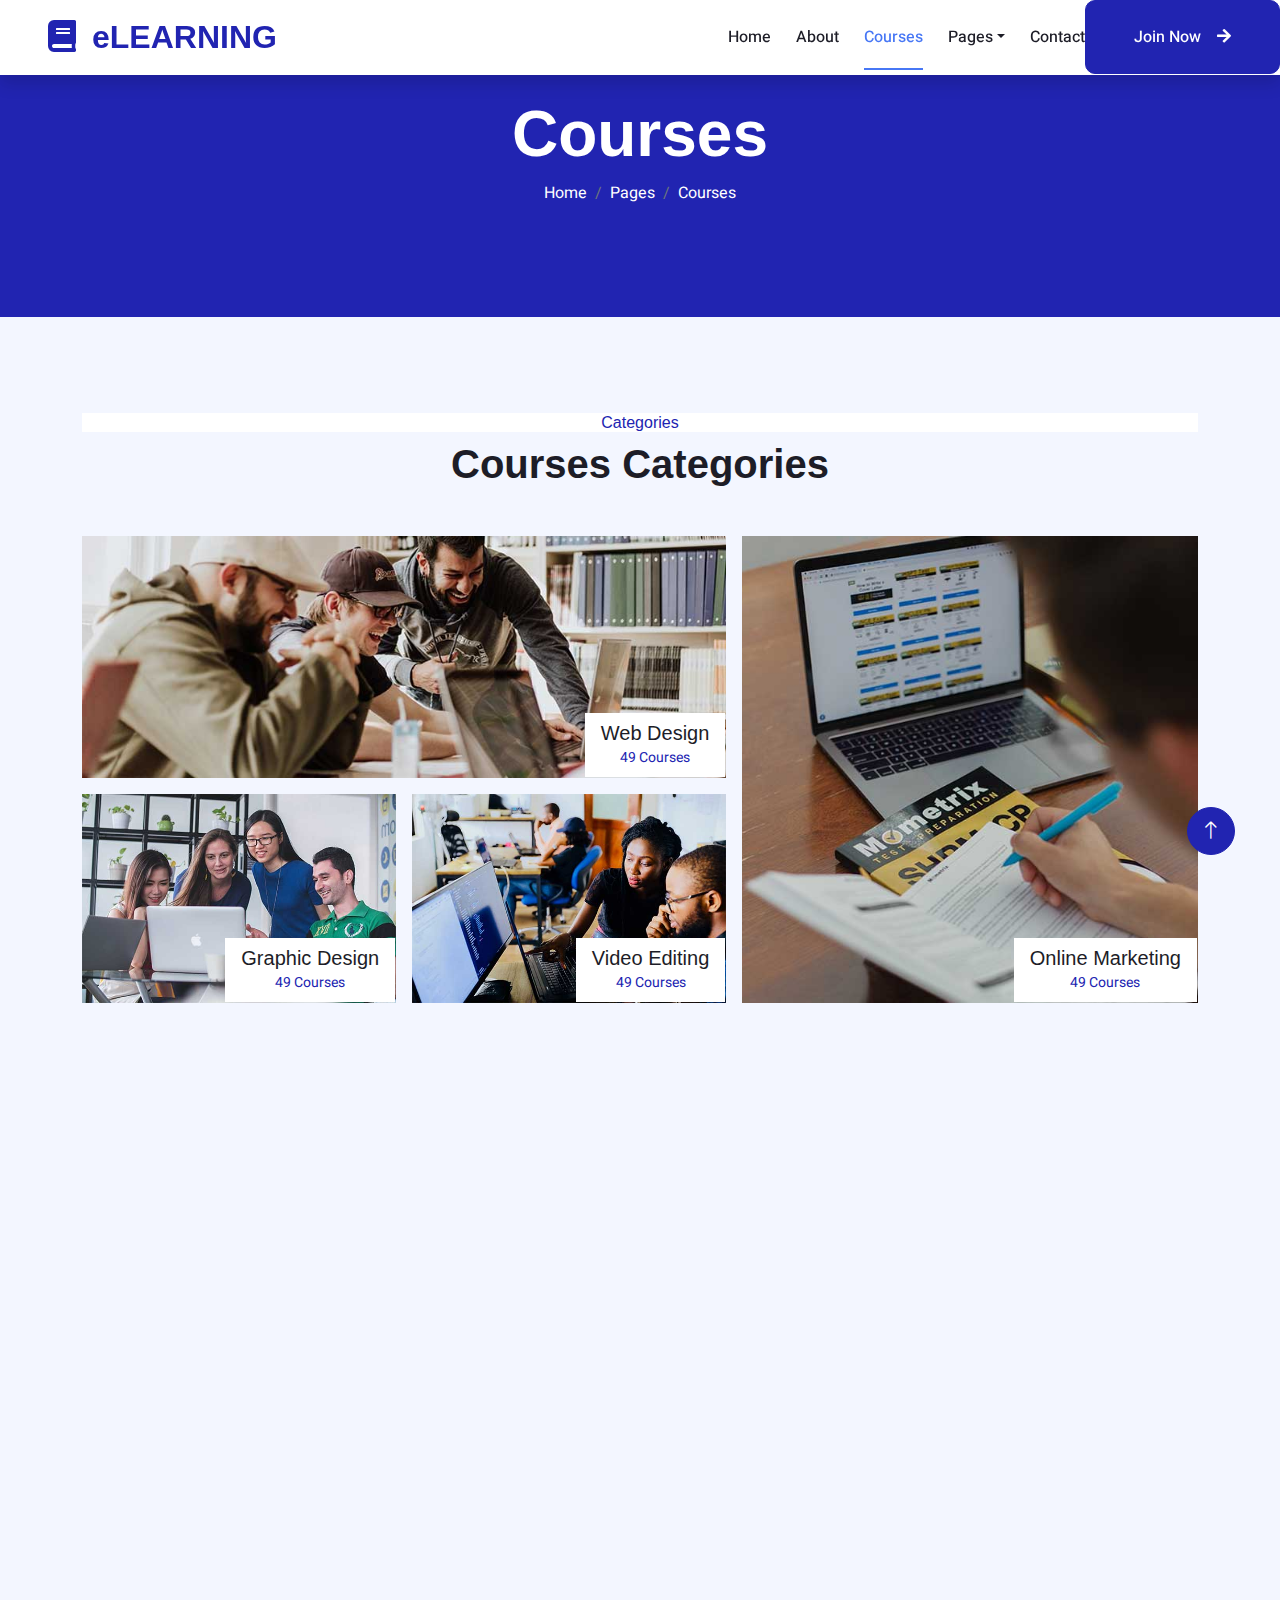
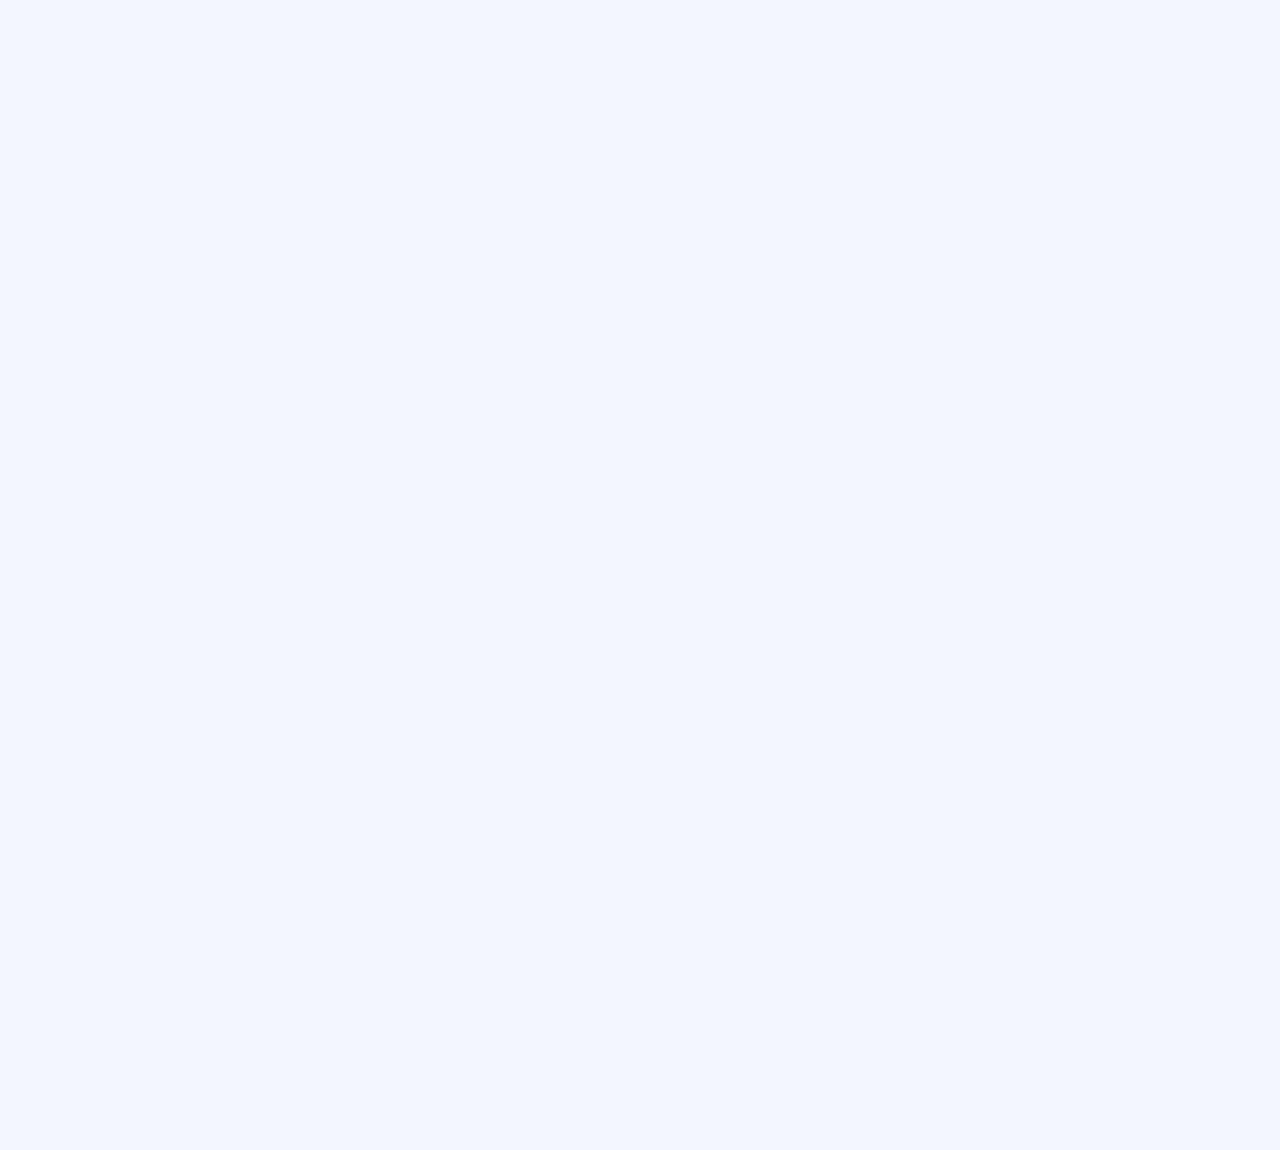
<file: courses.html>
<!DOCTYPE html>
<html lang="en">

<head>
    <meta charset="utf-8">
    <title>eLEARNING - eLearning HTML Template</title>
    <meta content="width=device-width, initial-scale=1.0" name="viewport">
    <meta content="" name="keywords">
    <meta content="" name="description">

    <!-- Favicon -->
    <link href="img/favicon.ico" rel="icon">

    <!-- Google Web Fonts -->
    <link rel="preconnect" href="https://fonts.googleapis.com">
    <link rel="preconnect" href="https://fonts.gstatic.com" crossorigin>
    <link href="https://fonts.googleapis.com/css2?family=Heebo:wght@400;500;600&family=Nunito:wght@600;700;800&display=swap" rel="stylesheet">

    <!-- Icon Font Stylesheet -->
    <link href="https://cdnjs.cloudflare.com/ajax/libs/font-awesome/5.10.0/css/all.min.css" rel="stylesheet">
    <link href="https://cdn.jsdelivr.net/npm/bootstrap-icons@1.4.1/font/bootstrap-icons.css" rel="stylesheet">

    <!-- Libraries Stylesheet -->
    <link href="lib/animate/animate.min.css" rel="stylesheet">
    <link href="lib/owlcarousel/assets/owl.carousel.min.css" rel="stylesheet">

    <!-- Customized Bootstrap Stylesheet -->
    <link href="css/bootstrap.min.css" rel="stylesheet">

    <!-- Template Stylesheet -->
    <link href="css/style.css" rel="stylesheet">
</head>

<body>
    <!-- Spinner Start -->
    <div id="spinner" class="show bg-white position-fixed translate-middle w-100 vh-100 top-50 start-50 d-flex align-items-center justify-content-center">
        <div class="spinner-border text-primary" style="width: 3rem; height: 3rem;" role="status">
            <span class="sr-only">Loading...</span>
        </div>
    </div>
    <!-- Spinner End -->


    <!-- Navbar Start -->
    <nav class="navbar navbar-expand-lg bg-white navbar-light shadow sticky-top p-0">
        <a href="index.html" class="navbar-brand d-flex align-items-center px-4 px-lg-5">
            <h2 class="m-0 text-primary"><i class="fa fa-book me-3"></i>eLEARNING</h2>
        </a>
        <button type="button" class="navbar-toggler me-4" data-bs-toggle="collapse" data-bs-target="#navbarCollapse">
            <span class="navbar-toggler-icon"></span>
        </button>
        <div class="collapse navbar-collapse" id="navbarCollapse">
            <div class="navbar-nav ms-auto p-4 p-lg-0">
                <a href="index.html" class="nav-item nav-link">Home</a>
                <a href="about.html" class="nav-item nav-link">About</a>
                <a href="courses.html" class="nav-item nav-link active">Courses</a>
                <div class="nav-item dropdown">
                    <a href="#" class="nav-link dropdown-toggle" data-bs-toggle="dropdown">Pages</a>
                    <div class="dropdown-menu fade-down m-0">
                        <a href="team.html" class="dropdown-item">Our Team</a>
                        <a href="testimonial.html" class="dropdown-item">Testimonial</a>
                        <a href="404.html" class="dropdown-item">404 Page</a>
                    </div>
                </div>
                <a href="contact.html" class="nav-item nav-link">Contact</a>
            </div>
            <a href="" class="btn btn-primary py-4 px-lg-5 d-none d-lg-block">Join Now<i class="fa fa-arrow-right ms-3"></i></a>
        </div>
    </nav>
    <!-- Navbar End -->


    <!-- Header Start -->
    <div class="container-fluid bg-primary py-5 mb-5 page-header">
        <div class="container py-5">
            <div class="row justify-content-center">
                <div class="col-lg-10 text-center">
                    <h1 class="display-3 text-white animated slideInDown">Courses</h1>
                    <nav aria-label="breadcrumb">
                        <ol class="breadcrumb justify-content-center">
                            <li class="breadcrumb-item"><a class="text-white" href="#">Home</a></li>
                            <li class="breadcrumb-item"><a class="text-white" href="#">Pages</a></li>
                            <li class="breadcrumb-item text-white active" aria-current="page">Courses</li>
                        </ol>
                    </nav>
                </div>
            </div>
        </div>
    </div>
    <!-- Header End -->


    <!-- Categories Start -->
    <div class="container-xxl py-5 category">
        <div class="container">
            <div class="text-center wow fadeInUp" data-wow-delay="0.1s">
                <h6 class="section-title bg-white text-center text-primary px-3">Categories</h6>
                <h1 class="mb-5">Courses Categories</h1>
            </div>
            <div class="row g-3">
                <div class="col-lg-7 col-md-6">
                    <div class="row g-3">
                        <div class="col-lg-12 col-md-12 wow zoomIn" data-wow-delay="0.1s">
                            <a class="position-relative d-block overflow-hidden" href="">
                                <img class="img-fluid" src="img/cat-1.jpg" alt="">
                                <div class="bg-white text-center position-absolute bottom-0 end-0 py-2 px-3" style="margin: 1px;">
                                    <h5 class="m-0">Web Design</h5>
                                    <small class="text-primary">49 Courses</small>
                                </div>
                            </a>
                        </div>
                        <div class="col-lg-6 col-md-12 wow zoomIn" data-wow-delay="0.3s">
                            <a class="position-relative d-block overflow-hidden" href="">
                                <img class="img-fluid" src="img/cat-2.jpg" alt="">
                                <div class="bg-white text-center position-absolute bottom-0 end-0 py-2 px-3" style="margin: 1px;">
                                    <h5 class="m-0">Graphic Design</h5>
                                    <small class="text-primary">49 Courses</small>
                                </div>
                            </a>
                        </div>
                        <div class="col-lg-6 col-md-12 wow zoomIn" data-wow-delay="0.5s">
                            <a class="position-relative d-block overflow-hidden" href="">
                                <img class="img-fluid" src="img/cat-3.jpg" alt="">
                                <div class="bg-white text-center position-absolute bottom-0 end-0 py-2 px-3" style="margin: 1px;">
                                    <h5 class="m-0">Video Editing</h5>
                                    <small class="text-primary">49 Courses</small>
                                </div>
                            </a>
                        </div>
                    </div>
                </div>
                <div class="col-lg-5 col-md-6 wow zoomIn" data-wow-delay="0.7s" style="min-height: 350px;">
                    <a class="position-relative d-block h-100 overflow-hidden" href="">
                        <img class="img-fluid position-absolute w-100 h-100" src="img/cat-4.jpg" alt="" style="object-fit: cover;">
                        <div class="bg-white text-center position-absolute bottom-0 end-0 py-2 px-3" style="margin:  1px;">
                            <h5 class="m-0">Online Marketing</h5>
                            <small class="text-primary">49 Courses</small>
                        </div>
                    </a>
                </div>
            </div>
        </div>
    </div>
    <!-- Categories Start -->


    <!-- Courses Start -->
    <div class="container-xxl py-5">
        <div class="container">
            <div class="text-center wow fadeInUp" data-wow-delay="0.1s">
                <h6 class="section-title bg-white text-center text-primary px-3">Courses</h6>
                <h1 class="mb-5">Popular Courses</h1>
            </div>
            <div class="row g-4 justify-content-center">
                <div class="col-lg-4 col-md-6 wow fadeInUp" data-wow-delay="0.1s">
                    <div class="course-item bg-light">
                        <div class="position-relative overflow-hidden">
                            <img class="img-fluid" src="img/course-1.jpg" alt="">
                            <div class="w-100 d-flex justify-content-center position-absolute bottom-0 start-0 mb-4">
                                <a href="#" class="flex-shrink-0 btn btn-sm btn-primary px-3 border-end" style="border-radius: 30px 0 0 30px;">Read More</a>
                                <a href="#" class="flex-shrink-0 btn btn-sm btn-primary px-3" style="border-radius: 0 30px 30px 0;">Join Now</a>
                            </div>
                        </div>
                        <div class="text-center p-4 pb-0">
                            <h3 class="mb-0">$149.00</h3>
                            <div class="mb-3">
                                <small class="fa fa-star text-primary"></small>
                                <small class="fa fa-star text-primary"></small>
                                <small class="fa fa-star text-primary"></small>
                                <small class="fa fa-star text-primary"></small>
                                <small class="fa fa-star text-primary"></small>
                                <small>(123)</small>
                            </div>
                            <h5 class="mb-4">Web Design & Development Course for Beginners</h5>
                        </div>
                        <div class="d-flex border-top">
                            <small class="flex-fill text-center border-end py-2"><i class="fa fa-user-tie text-primary me-2"></i>John Doe</small>
                            <small class="flex-fill text-center border-end py-2"><i class="fa fa-clock text-primary me-2"></i>1.49 Hrs</small>
                            <small class="flex-fill text-center py-2"><i class="fa fa-user text-primary me-2"></i>30 Students</small>
                        </div>
                    </div>
                </div>
                <div class="col-lg-4 col-md-6 wow fadeInUp" data-wow-delay="0.3s">
                    <div class="course-item bg-light">
                        <div class="position-relative overflow-hidden">
                            <img class="img-fluid" src="img/course-2.jpg" alt="">
                            <div class="w-100 d-flex justify-content-center position-absolute bottom-0 start-0 mb-4">
                                <a href="#" class="flex-shrink-0 btn btn-sm btn-primary px-3 border-end" style="border-radius: 30px 0 0 30px;">Read More</a>
                                <a href="#" class="flex-shrink-0 btn btn-sm btn-primary px-3" style="border-radius: 0 30px 30px 0;">Join Now</a>
                            </div>
                        </div>
                        <div class="text-center p-4 pb-0">
                            <h3 class="mb-0">$149.00</h3>
                            <div class="mb-3">
                                <small class="fa fa-star text-primary"></small>
                                <small class="fa fa-star text-primary"></small>
                                <small class="fa fa-star text-primary"></small>
                                <small class="fa fa-star text-primary"></small>
                                <small class="fa fa-star text-primary"></small>
                                <small>(123)</small>
                            </div>
                            <h5 class="mb-4">Web Design & Development Course for Beginners</h5>
                        </div>
                        <div class="d-flex border-top">
                            <small class="flex-fill text-center border-end py-2"><i class="fa fa-user-tie text-primary me-2"></i>John Doe</small>
                            <small class="flex-fill text-center border-end py-2"><i class="fa fa-clock text-primary me-2"></i>1.49 Hrs</small>
                            <small class="flex-fill text-center py-2"><i class="fa fa-user text-primary me-2"></i>30 Students</small>
                        </div>
                    </div>
                </div>
                <div class="col-lg-4 col-md-6 wow fadeInUp" data-wow-delay="0.5s">
                    <div class="course-item bg-light">
                        <div class="position-relative overflow-hidden">
                            <img class="img-fluid" src="img/course-3.jpg" alt="">
                            <div class="w-100 d-flex justify-content-center position-absolute bottom-0 start-0 mb-4">
                                <a href="#" class="flex-shrink-0 btn btn-sm btn-primary px-3 border-end" style="border-radius: 30px 0 0 30px;">Read More</a>
                                <a href="#" class="flex-shrink-0 btn btn-sm btn-primary px-3" style="border-radius: 0 30px 30px 0;">Join Now</a>
                            </div>
                        </div>
                        <div class="text-center p-4 pb-0">
                            <h3 class="mb-0">$149.00</h3>
                            <div class="mb-3">
                                <small class="fa fa-star text-primary"></small>
                                <small class="fa fa-star text-primary"></small>
                                <small class="fa fa-star text-primary"></small>
                                <small class="fa fa-star text-primary"></small>
                                <small class="fa fa-star text-primary"></small>
                                <small>(123)</small>
                            </div>
                            <h5 class="mb-4">Web Design & Development Course for Beginners</h5>
                        </div>
                        <div class="d-flex border-top">
                            <small class="flex-fill text-center border-end py-2"><i class="fa fa-user-tie text-primary me-2"></i>John Doe</small>
                            <small class="flex-fill text-center border-end py-2"><i class="fa fa-clock text-primary me-2"></i>1.49 Hrs</small>
                            <small class="flex-fill text-center py-2"><i class="fa fa-user text-primary me-2"></i>30 Students</small>
                        </div>
                    </div>
                </div>
            </div>
        </div>
    </div>
    <!-- Courses End -->


    <!-- Testimonial Start -->
    <div class="container-xxl py-5 wow fadeInUp" data-wow-delay="0.1s">
        <div class="container">
            <div class="text-center">
                <h6 class="section-title bg-white text-center text-primary px-3">Testimonial</h6>
                <h1 class="mb-5">Our Students Say!</h1>
            </div>
            <div class="owl-carousel testimonial-carousel position-relative">
                <div class="testimonial-item text-center">
                    <img class="border rounded-circle p-2 mx-auto mb-3" src="img/testimonial-1.jpg" style="width: 80px; height: 80px;">
                    <h5 class="mb-0">Client Name</h5>
                    <p>Profession</p>
                    <div class="testimonial-text bg-light text-center p-4">
                    <p class="mb-0">Tempor erat elitr rebum at clita. Diam dolor diam ipsum sit diam amet diam et eos. Clita erat ipsum et lorem et sit.</p>
                    </div>
                </div>
                <div class="testimonial-item text-center">
                    <img class="border rounded-circle p-2 mx-auto mb-3" src="img/testimonial-2.jpg" style="width: 80px; height: 80px;">
                    <h5 class="mb-0">Client Name</h5>
                    <p>Profession</p>
                    <div class="testimonial-text bg-light text-center p-4">
                    <p class="mb-0">Tempor erat elitr rebum at clita. Diam dolor diam ipsum sit diam amet diam et eos. Clita erat ipsum et lorem et sit.</p>
                    </div>
                </div>
                <div class="testimonial-item text-center">
                    <img class="border rounded-circle p-2 mx-auto mb-3" src="img/testimonial-3.jpg" style="width: 80px; height: 80px;">
                    <h5 class="mb-0">Client Name</h5>
                    <p>Profession</p>
                    <div class="testimonial-text bg-light text-center p-4">
                    <p class="mb-0">Tempor erat elitr rebum at clita. Diam dolor diam ipsum sit diam amet diam et eos. Clita erat ipsum et lorem et sit.</p>
                    </div>
                </div>
                <div class="testimonial-item text-center">
                    <img class="border rounded-circle p-2 mx-auto mb-3" src="img/testimonial-4.jpg" style="width: 80px; height: 80px;">
                    <h5 class="mb-0">Client Name</h5>
                    <p>Profession</p>
                    <div class="testimonial-text bg-light text-center p-4">
                    <p class="mb-0">Tempor erat elitr rebum at clita. Diam dolor diam ipsum sit diam amet diam et eos. Clita erat ipsum et lorem et sit.</p>
                    </div>
                </div>
            </div>
        </div>
    </div>
    <!-- Testimonial End -->
        

    <!-- Footer Start -->
    <div class="container-fluid bg-dark text-light footer pt-5 mt-5 wow fadeIn" data-wow-delay="0.1s">
        <div class="container py-5">
            <div class="row g-5">
                <div class="col-lg-3 col-md-6">
                    <h4 class="text-white mb-3">Quick Link</h4>
                    <a class="btn btn-link" href="">About Us</a>
                    <a class="btn btn-link" href="">Contact Us</a>
                    <a class="btn btn-link" href="">Privacy Policy</a>
                    <a class="btn btn-link" href="">Terms & Condition</a>
                    <a class="btn btn-link" href="">FAQs & Help</a>
                </div>
                <div class="col-lg-3 col-md-6">
                    <h4 class="text-white mb-3">Contact</h4>
                    <p class="mb-2"><i class="fa fa-map-marker-alt me-3"></i>123 Street, New York, USA</p>
                    <p class="mb-2"><i class="fa fa-phone-alt me-3"></i>+012 345 67890</p>
                    <p class="mb-2"><i class="fa fa-envelope me-3"></i>info@example.com</p>
                    <div class="d-flex pt-2">
                        <a class="btn btn-outline-light btn-social" href=""><i class="fab fa-twitter"></i></a>
                        <a class="btn btn-outline-light btn-social" href=""><i class="fab fa-facebook-f"></i></a>
                        <a class="btn btn-outline-light btn-social" href=""><i class="fab fa-youtube"></i></a>
                        <a class="btn btn-outline-light btn-social" href=""><i class="fab fa-linkedin-in"></i></a>
                    </div>
                </div>
                <div class="col-lg-3 col-md-6">
                    <h4 class="text-white mb-3">Gallery</h4>
                    <div class="row g-2 pt-2">
                        <div class="col-4">
                            <img class="img-fluid bg-light p-1" src="img/course-1.jpg" alt="">
                        </div>
                        <div class="col-4">
                            <img class="img-fluid bg-light p-1" src="img/course-2.jpg" alt="">
                        </div>
                        <div class="col-4">
                            <img class="img-fluid bg-light p-1" src="img/course-3.jpg" alt="">
                        </div>
                        <div class="col-4">
                            <img class="img-fluid bg-light p-1" src="img/course-2.jpg" alt="">
                        </div>
                        <div class="col-4">
                            <img class="img-fluid bg-light p-1" src="img/course-3.jpg" alt="">
                        </div>
                        <div class="col-4">
                            <img class="img-fluid bg-light p-1" src="img/course-1.jpg" alt="">
                        </div>
                    </div>
                </div>
                <div class="col-lg-3 col-md-6">
                    <h4 class="text-white mb-3">Newsletter</h4>
                    <p>Dolor amet sit justo amet elitr clita ipsum elitr est.</p>
                    <div class="position-relative mx-auto" style="max-width: 400px;">
                        <input class="form-control border-0 w-100 py-3 ps-4 pe-5" type="text" placeholder="Your email">
                        <button type="button" class="btn btn-primary py-2 position-absolute top-0 end-0 mt-2 me-2">SignUp</button>
                    </div>
                </div>
            </div>
        </div>
        <div class="container">
            <div class="copyright">
                <div class="row">
                    <div class="col-md-6 text-center text-md-start mb-3 mb-md-0">
                        &copy; <a class="border-bottom" href="#">Your Site Name</a>, All Right Reserved.

                        <!--/*** This template is free as long as you keep the footer author’s credit link/attribution link/backlink. If you'd like to use the template without the footer author’s credit link/attribution link/backlink, you can purchase the Credit Removal License from "https://htmlcodex.com/credit-removal". Thank you for your support. ***/-->
                        Designed By <a class="border-bottom" href="https://htmlcodex.com">HTML Codex</a><br><br>
                        Distributed By <a class="border-bottom" href="https://themewagon.com">ThemeWagon</a>
                    </div>
                    <div class="col-md-6 text-center text-md-end">
                        <div class="footer-menu">
                            <a href="">Home</a>
                            <a href="">Cookies</a>
                            <a href="">Help</a>
                            <a href="">FQAs</a>
                        </div>
                    </div>
                </div>
            </div>
        </div>
    </div>
    <!-- Footer End -->


    <!-- Back to Top -->
    <a href="#" class="btn btn-lg btn-primary btn-lg-square back-to-top"><i class="bi bi-arrow-up"></i></a>


    <!-- JavaScript Libraries -->
    <script src="https://code.jquery.com/jquery-3.4.1.min.js"></script>
    <script src="https://cdn.jsdelivr.net/npm/bootstrap@5.0.0/dist/js/bootstrap.bundle.min.js"></script>
    <script src="lib/wow/wow.min.js"></script>
    <script src="lib/easing/easing.min.js"></script>
    <script src="lib/waypoints/waypoints.min.js"></script>
    <script src="lib/owlcarousel/owl.carousel.min.js"></script>

    <!-- Template Javascript -->
    <script src="js/main.js"></script>
</body>

</html>
</file>
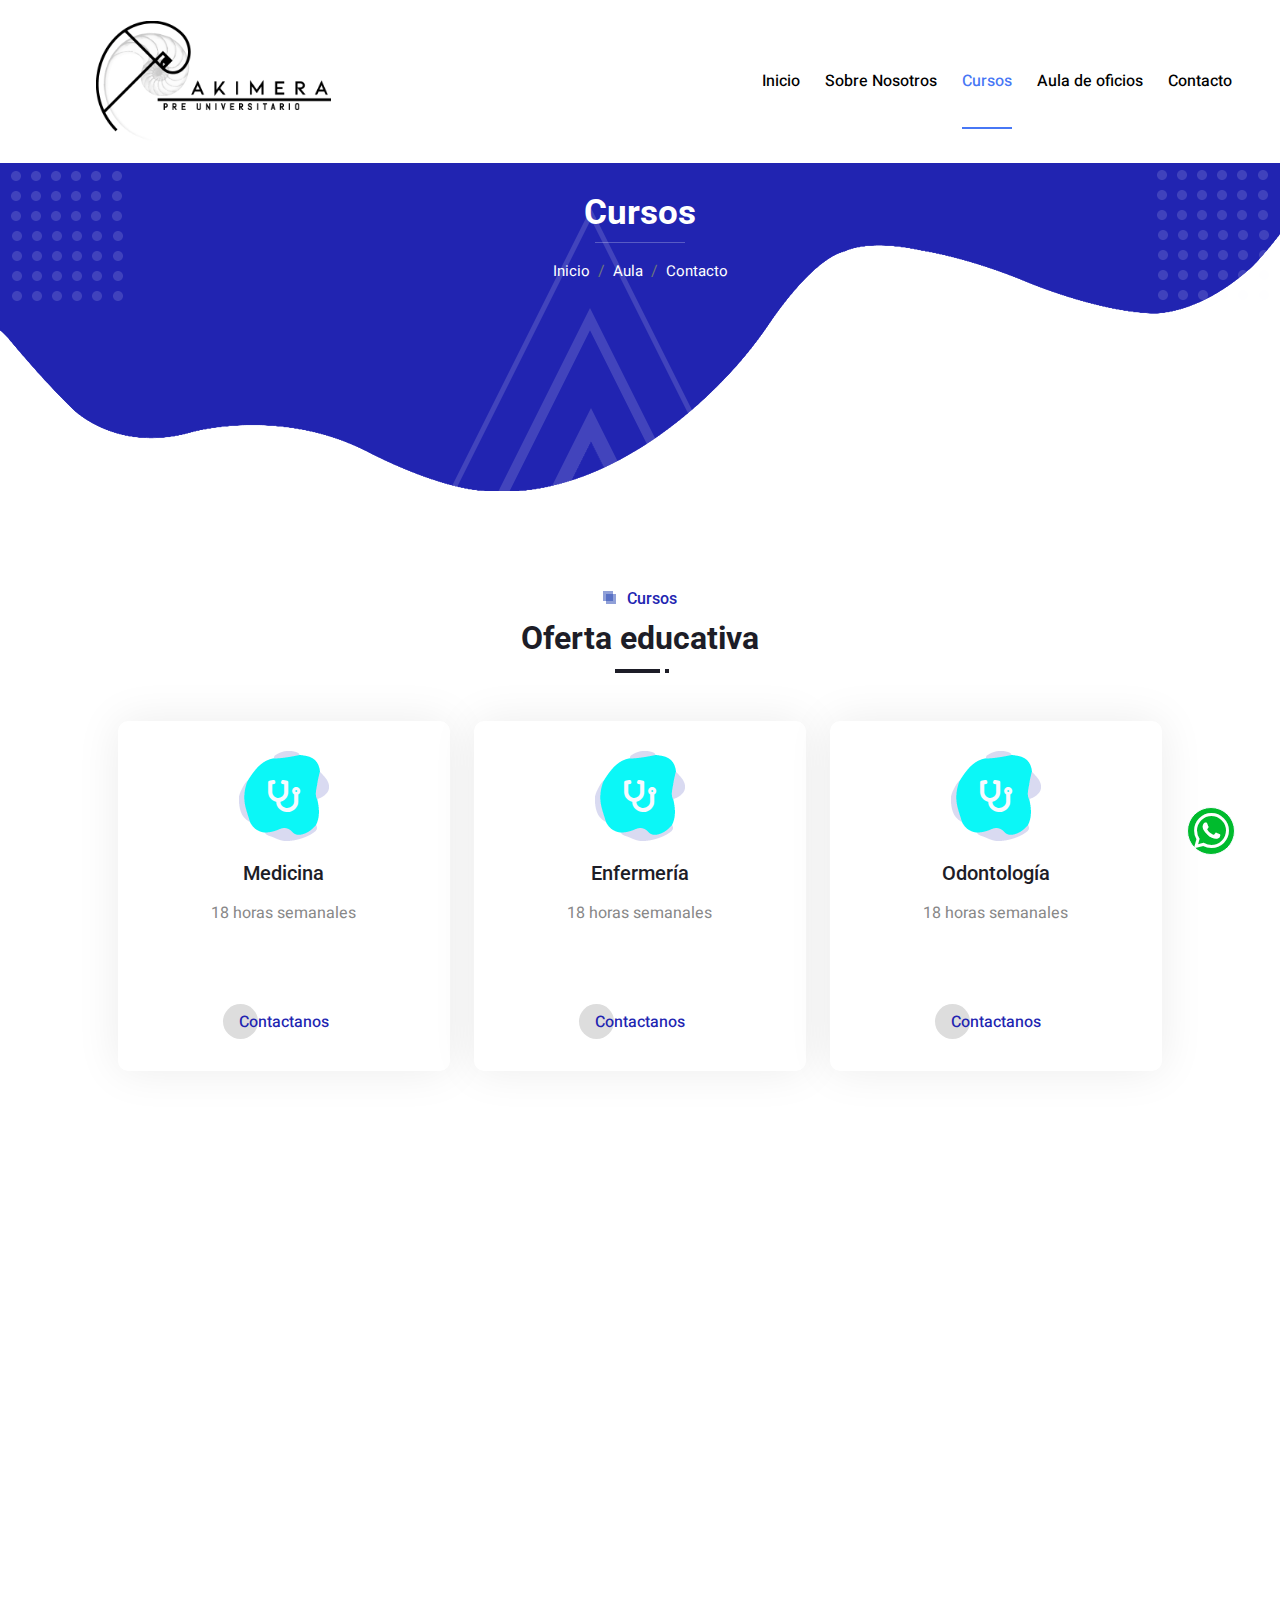
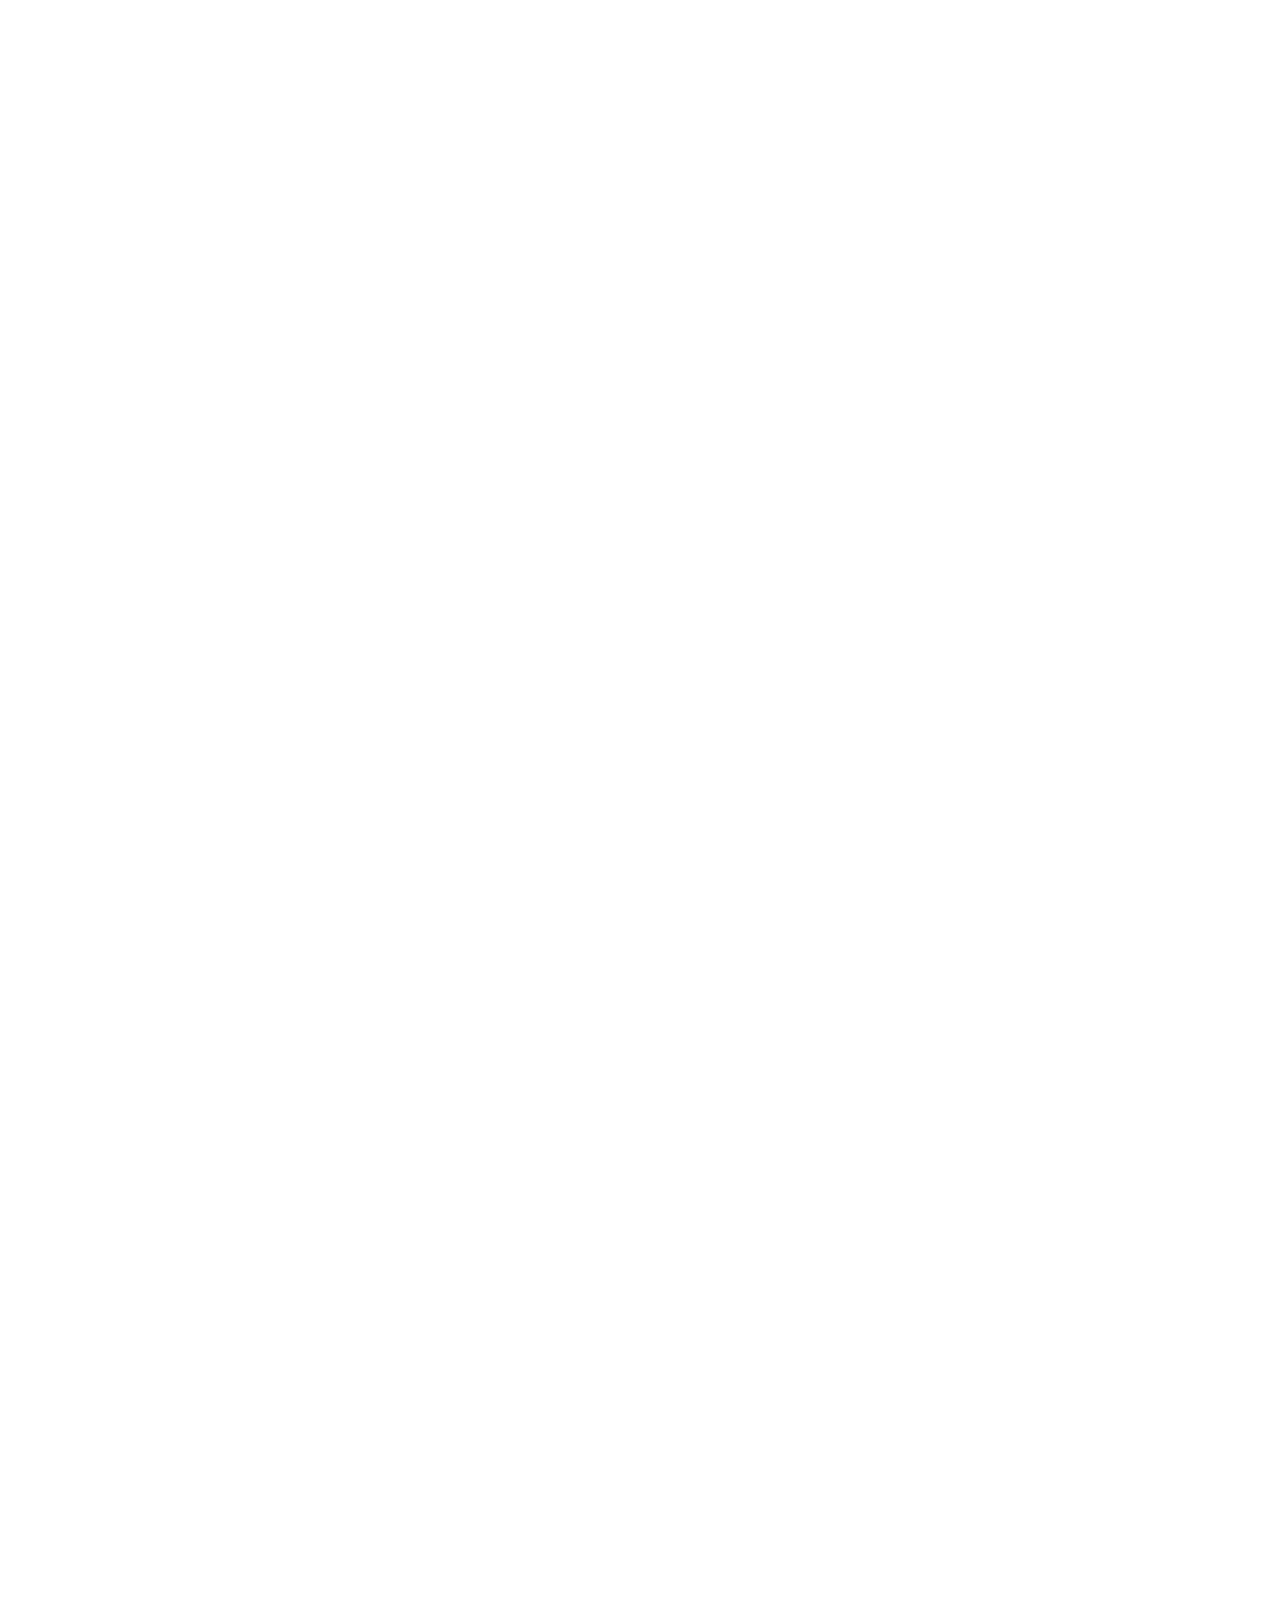
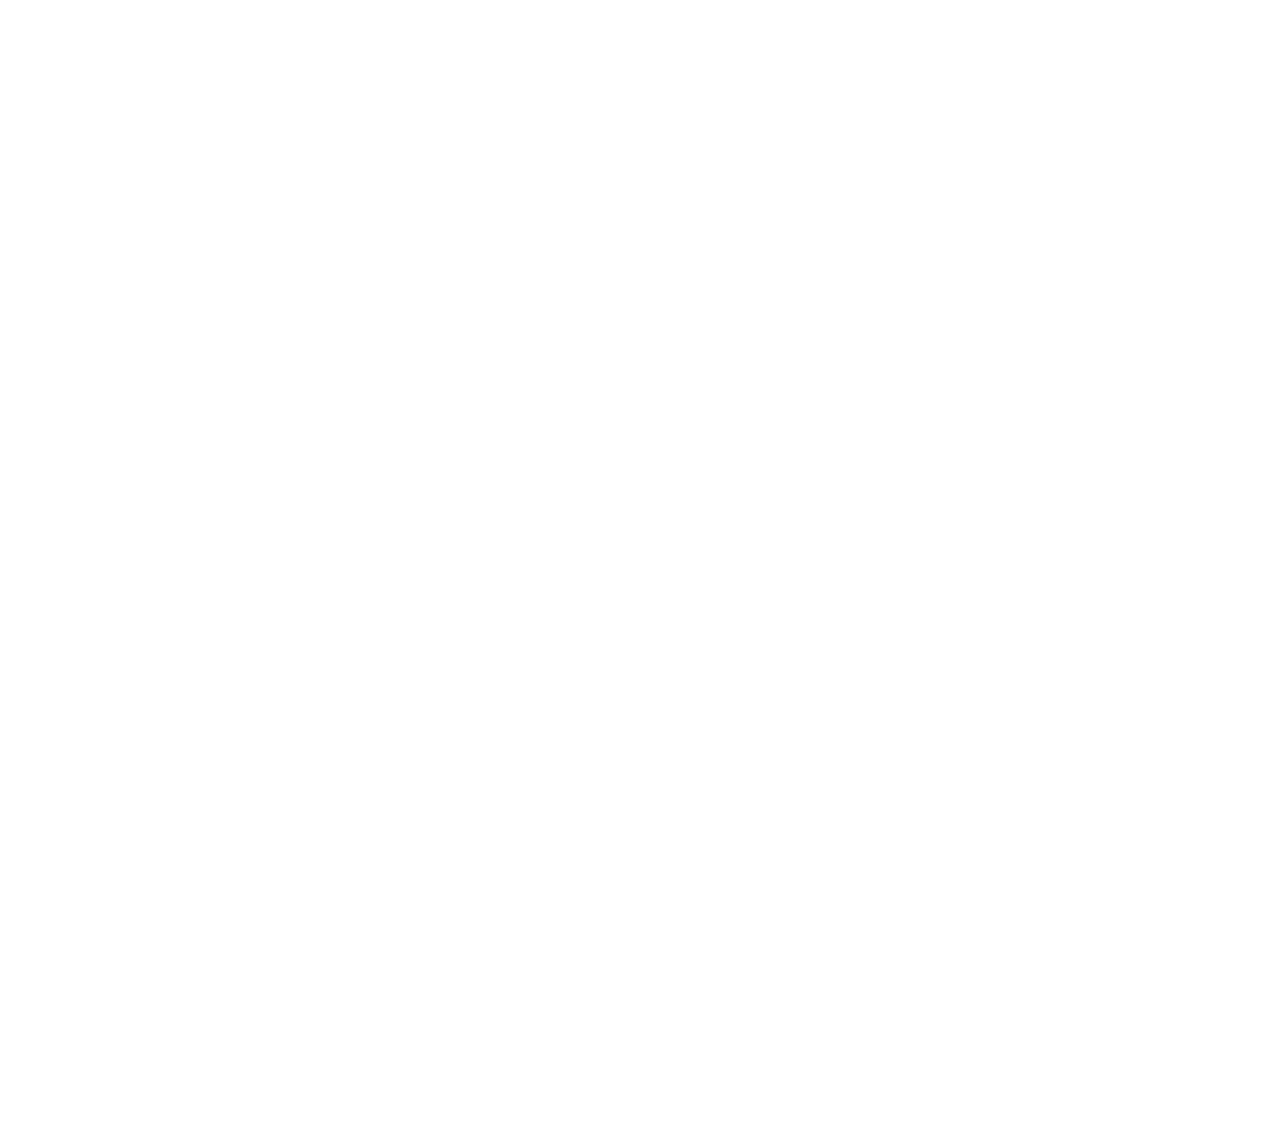
<file: service.html>
<!DOCTYPE html>
<html lang="en">

<head>
    <meta charset="utf-8">
    <title>Akimera - Cursos</title>
    <meta content="width=device-width, initial-scale=1.0" name="viewport">
    <meta content="" name="keywords">
    <meta content="" name="description">
    <!-- Favicon -->
    <link href="img/favicon.ico" rel="icon">
    <!-- Google Web Fonts -->
    <link rel="preconnect" href="https://fonts.googleapis.com">
    <link rel="preconnect" href="https://fonts.gstatic.com" crossorigin>
    <link href="https://fonts.googleapis.com/css2?family=Heebo:wght@400;500&family=Roboto:wght@400;500;700&display=swap" rel="stylesheet"> 
    <!-- Icon Font Stylesheet -->
    <link href="https://cdnjs.cloudflare.com/ajax/libs/font-awesome/5.10.0/css/all.min.css" rel="stylesheet">
    <link href="https://cdn.jsdelivr.net/npm/bootstrap-icons@1.8.2/font/bootstrap-icons.css" rel="stylesheet">
    <!-- Libraries Stylesheet -->
    <link href="lib/animate/animate.min.css" rel="stylesheet">
    <link href="lib/owlcarousel/assets/owl.carousel.min.css" rel="stylesheet">
    <link href="lib/lightbox/css/lightbox.min.css" rel="stylesheet">
    <!-- Customized Bootstrap Stylesheet -->
    <link href="css/bootstrap.min.css" rel="stylesheet">
    <!-- Template Stylesheet -->
    <link href="css/style.css" rel="stylesheet">
</head>
<body>
    <div class="container-xxl bg-white p-0">
        <!-- Spinner Start -->
        <div id="spinner" class="show bg-white position-fixed translate-middle w-100 vh-100 top-50 start-50 d-flex align-items-center justify-content-center">
            <div class="spinner-grow text-primary" style="width: 3rem; height: 3rem;" role="status">
                <span class="sr-only">Loading...</span>
            </div>
        </div>
        <!-- Spinner End -->
        <!-- Navbar & Hero Start -->
        <div class="container-xxl position-relative p-0">
            <nav class="navbar navbar-expand-lg navbar-light px-4 px-lg-5 py-3">
                <a href="index.html" class="navbar-brand px-5">
                    <img src="img/logo.png">
                </a>
                <button class="navbar-toggler" type="button" data-bs-toggle="collapse" data-bs-target="#navbarCollapse">
                    <span class="fa fa-bars"></span>
                </button>
                <div class="collapse navbar-collapse" id="navbarCollapse">
                    <div class="navbar-nav ms-auto py-0">
                        <a href="index.html" class="nav-item nav-link">Inicio</a>
                        <a href="about.html" class="nav-item nav-link">Sobre Nosotros</a>
                        <a href="service.html" class="nav-item nav-link active">Cursos</a>
                        <a href="auladeoficios.html" class="nav-item nav-link">Aula de oficios</a>
                        <a href="contact.html" class="nav-item nav-link">Contacto</a>
                    </div>
                </div>
            </nav>
            <div class="container-xxl py-5 bg-primary hero-header mb-5">
                <div class="container my-5 py-5 px-lg-5">
                    <div class="row g-5 py-5">
                        <div class="col-12 text-center">
                            <h1 class="text-white animated zoomIn subPrincipal">Cursos</h1>
                            <hr class="bg-white mx-auto mt-0" style="width: 90px;">
                            <nav aria-label="breadcrumb">
                                <ol class="breadcrumb justify-content-center">
                                    <li class="breadcrumb-item"><a class="text-white subSecundario" href="index.html">Inicio</a></li>
                                    <li class="breadcrumb-item"><a class="text-white subSecundario" href="auladeoficios.html">Aula</a></li>
                                    <li class="breadcrumb-item"><a class="text-white subSecundario" href="contact.html">Contacto</a></li>
                                </ol>
                            </nav>
                        </div>
                    </div>
                </div>
            </div>
        </div>
        <!-- Navbar & Hero End -->
        <!-- Full Screen Search Start -->
        <div class="modal fade" id="searchModal" tabindex="-1">
            <div class="modal-dialog modal-fullscreen">
                <div class="modal-content" style="background: rgba(29, 29, 39, 0.7);">
                    <div class="modal-header border-0">
                        <button type="button" class="btn bg-white btn-close" data-bs-dismiss="modal" aria-label="Close"></button>
                    </div>
                    <div class="modal-body d-flex align-items-center justify-content-center">
                        <div class="input-group" style="max-width: 600px;">
                            <input type="text" class="form-control bg-transparent border-light p-3" placeholder="Type search keyword">
                            <button class="btn btn-light px-4"><i class="bi bi-search"></i></button>
                        </div>
                    </div>
                </div>
            </div>
        </div>
        <!-- Full Screen Search End -->
        <!-- Service Start -->
        <div class="container-xxl py-5">
            <div class="container px-lg-5">
                <div class="section-title position-relative text-center mb-5 pb-2 wow fadeInUp" data-wow-delay="0.1s">
                    <h6 class="position-relative d-inline text-primary ps-4">Cursos</h6>
                    <h2 class="mt-2">Oferta educativa</h2>
                </div>
                <div class="row g-4">
                    <div class="col-lg-4 col-md-6 wow zoomIn" data-wow-delay="0.1s">
                        <div class="service-item d-flex flex-column justify-content-center text-center rounded">
                            <div class="service-icon-salud flex-shrink-0">
                                <i class="fa fa-stethoscope fa-2x"></i>
                            </div>
                            <h5 class="mb-3">Medicina</h5>
                            <p>18 horas semanales</p>
                            <a class="btn px-3 mt-auto mx-auto" href="https://wa.me/5492613353026?text=Hola%20Leandro!%20Te%20hablo%20para%20consultarte%20por%20el%20servicio%20PreUniversitario%20de%20Medicina." target="_blank">Contactanos</a>
                        </div>
                    </div>
                    <div class="col-lg-4 col-md-6 wow zoomIn" data-wow-delay="0.3s">
                        <div class="service-item d-flex flex-column justify-content-center text-center rounded">
                            <div class="service-icon-salud flex-shrink-0">
                                <i class="fa fa-stethoscope fa-2x"></i>
                            </div>
                            <h5 class="mb-3">Enfermería</h5>
                            <p>18 horas semanales</p>
                            <a class="btn px-3 mt-auto mx-auto" href="https://wa.me/5492613353026?text=Hola%20Leandro!%20Te%20hablo%20para%20consultarte%20por%20el%20servicio%20PreUniversitario%20de%20Enfermería." target="_blank">Contactanos</a>
                        </div>
                    </div>
                    <div class="col-lg-4 col-md-6 wow zoomIn" data-wow-delay="0.6s">
                        <div class="service-item d-flex flex-column justify-content-center text-center rounded">
                            <div class="service-icon-salud flex-shrink-0">
                                <i class="fa fa-stethoscope fa-2x"></i>
                            </div>
                            <h5 class="mb-3">Odontología</h5>
                            <p>18 horas semanales</p>
                            <a class="btn px-3 mt-auto mx-auto" href="https://wa.me/5492613353026?text=Hola%20Leandro!%20Te%20hablo%20para%20consultarte%20por%20el%20servicio%20PreUniversitario%20de%20Odontología." target="_blank">Contactanos</a>
                        </div>
                    </div>
                    <div class="col-lg-4 col-md-6 wow zoomIn" data-wow-delay="0.1s">
                        <div class="service-item d-flex flex-column justify-content-center text-center rounded">
                            <div class="service-icon-salud flex-shrink-0">
                                <i class="fa fa-stethoscope fa-2x"></i>
                            </div>
                            <h5 class="mb-3">Tecnicaturas afines</h5>
                            <p>18 horas semanales</p>
                            <a class="btn px-3 mt-auto mx-auto" href="https://wa.me/5492613353026?text=Hola%20Leandro!%20Te%20hablo%20para%20consultarte%20por%20el%20servicio%20PreUniversitario%20de%20Tecnicaturas%20a%20fines." target="_blank">Contactanos</a>
                        </div>
                    </div>
                    <div class="col-lg-4 col-md-6 wow zoomIn" data-wow-delay="0.3s">
                        <div class="service-item d-flex flex-column justify-content-center text-center rounded">
                            <div class="service-icon-red flex-shrink-0">
                                <i class="bi bi-wrench-adjustable fa-2x"></i>
                            </div>
                            <h5 class="mb-3">Ingeniería (UNCuyo)</h5>
                            <p>12 horas semanales</p>
                            <a class="btn px-3 mt-auto mx-auto" href="https://wa.me/5492613353026?text=Hola%20Leandro!%20Te%20hablo%20para%20consultarte%20por%20el%20servicio%20PreUniversitario%20de%20Ingeniería%20en%20UNCuyo." target="_blank">Contactanos</a>
                        </div>
                    </div>
                    <div class="col-lg-4 col-md-6 wow zoomIn" data-wow-delay="0.6s">
                        <div class="service-item d-flex flex-column justify-content-center text-center rounded">
                            <div class="service-icon-red flex-shrink-0">
                                <i class="bi bi-wrench-adjustable fa-2x"></i>
                            </div>
                            <h5 class="mb-3">Ingeniería (UTN)</h5>
                            <p>6 horas semanales</p>
                            <a class="btn px-3 mt-auto mx-auto" href="https://wa.me/5492613353026?text=Hola%20Leandro!%20Te%20hablo%20para%20consultarte%20por%20el%20servicio%20PreUniversitario%20de%20Ingeniería%20en%20UTN." target="_blank">Contactanos</a>
                        </div>
                    </div>
                    <div class="col-lg-4 col-md-6 wow zoomIn" data-wow-delay="0.6s">
                        <div class="service-item d-flex flex-column justify-content-center text-center rounded">
                            <div class="service-icon flex-shrink-0">
                                <i class="fa fa-home fa-2x"></i>
                            </div>
                            <h5 class="mb-3">Arquitectura (UNCuyo)</h5>
                            <p>12 horas semanales</p>
                            <a class="btn px-3 mt-auto mx-auto" href="https://wa.me/5492613353026?text=Hola%20Leandro!%20Te%20hablo%20para%20consultarte%20por%20el%20servicio%20PreUniversitario%20de%20Arquitectura%20en%20UNCuyo." target="_blank">Contactanos</a>
                        </div>
                    </div>
                    <div class="col-lg-4 col-md-6 wow zoomIn" data-wow-delay="0.1s">
                        <div class="service-item d-flex flex-column justify-content-center text-center rounded">
                            <div class="service-icon flex-shrink-0">
                                <i class="fa fa-laptop fa-2x"></i>
                            </div>
                            <h5 class="mb-3">Licenciatura en Computación (UNCuyo)</h5>
                            <p>12 horas semanales</p>
                            <a class="btn px-3 mt-auto mx-auto" href="https://wa.me/5492613353026?text=Hola%20Leandro!%20Te%20hablo%20para%20consultarte%20por%20el%20servicio%20PreUniversitario%20de%20Licenciatura%20en%20Computación%20en%20UNCuyo." target="_blank">Contactanos</a>
                        </div>
                    </div>
                    <div class="col-lg-4 col-md-6 wow zoomIn" data-wow-delay="0.3s">
                        <div class="service-item d-flex flex-column justify-content-center text-center rounded">
                            <div class="service-icon-green flex-shrink-0">
                                <i class="bi bi-flower1 fa-2x"></i>
                            </div>
                            <h5 class="mb-3">Ciencias Agrarias (UNCuyo)</h5>
                            <p>18 horas semanales</p>
                            <a class="btn px-3 mt-auto mx-auto" href="https://wa.me/5492613353026?text=Hola%20Leandro!%20Te%20hablo%20para%20consultarte%20por%20el%20servicio%20PreUniversitario%20de%20Ciencias%20Agrarías%20en%20UNCuyo." target="_blank">Contactanos</a>
                        </div>
                    </div>
                    <div class="col-lg-4 col-md-6 wow zoomIn" data-wow-delay="0.1s">
                        <div class="service-item d-flex flex-column justify-content-center text-center rounded">
                            <div class="service-icon-design flex-shrink-0">
                                <i class="fa fa-paint-brush fa-2x"></i>
                            </div>
                            <h5 class="mb-3">Diseño Gráfico e Industrial</h5>
                            <p>12 horas semanales</p>
                            <a class="btn px-3 mt-auto mx-auto" href="https://wa.me/5492613353026?text=Hola%20Leandro!%20Te%20hablo%20para%20consultarte%20por%20el%20servicio%20PreUniversitario%20de%20Diseño%20Gráfico%20e%20Industrial." target="_blank">Contactanos</a>
                        </div>
                    </div>
                    <div class="col-lg-4 col-md-6 wow zoomIn" data-wow-delay="0.1s">
                        <div class="service-item d-flex flex-column justify-content-center text-center rounded">
                            <div class="service-icon-blue flex-shrink-0">
                                <i class="fa fa-percent fa-2x"></i>
                            </div>
                            <h5 class="mb-3">Contabilidad</h5>
                            <p>12 horas semanales</p>
                            <a class="btn px-3 mt-auto mx-auto" href="https://wa.me/5492613353026?text=Hola%20Leandro!%20Te%20hablo%20para%20consultarte%20por%20el%20servicio%20PreUniversitario%20de%20Contabilidad." target="_blank">Contactanos</a>
                        </div>
                    </div>
                    <div class="col-lg-4 col-md-6 wow zoomIn" data-wow-delay="0.3s">
                        <div class="service-item d-flex flex-column justify-content-center text-center rounded">
                            <div class="service-icon-blue flex-shrink-0">
                                <i class="bi bi-bar-chart fa-2x"></i>
                            </div>
                            <h5 class="mb-3">Administración de Empresas</h5>
                            <p>12 horas semanales</p>
                            <a class="btn px-3 mt-auto mx-auto" href="https://wa.me/5492613353026?text=Hola%20Leandro!%20Te%20hablo%20para%20consultarte%20por%20el%20servicio%20PreUniversitario%20de%20Administración%20de%20Empresas." target="_blank">Contactanos</a>
                        </div>
                    </div>
                    <div class="col-lg-4 col-md-6 wow zoomIn" data-wow-delay="0.6s">
                        <div class="service-item d-flex flex-column justify-content-center text-center rounded">
                            <div class="service-icon-blue flex-shrink-0">
                                <i class="fa fa-university fa-2x"></i>
                            </div>
                            <h5 class="mb-3">Economía</h5>
                            <p>12 horas semanales</p>
                            <a class="btn px-3 mt-auto mx-auto" href="https://wa.me/5492613353026?text=Hola%20Leandro!%20Te%20hablo%20para%20consultarte%20por%20el%20servicio%20PreUniversitario%20de%20Economía." target="_blank">Contactanos</a>
                        </div>
                    </div>
                    <div class="col-lg-4 col-md-6 wow zoomIn" data-wow-delay="0.1s">
                        <div class="service-item d-flex flex-column justify-content-center text-center rounded">
                            <div class="service-icon-blue flex-shrink-0">
                                <i class="fa fa-university fa-2x"></i>
                            </div>
                            <h5 class="mb-3">Logística</h5>
                            <p>12 horas semanales</p>
                            <a class="btn px-3 mt-auto mx-auto" href="https://wa.me/5492613353026?text=Hola%20Leandro!%20Te%20hablo%20para%20consultarte%20por%20el%20servicio%20PreUniversitario%20de%20Logística." target="_blank">Contactanos</a>
                        </div>
                    </div>
                    <div class="col-lg-4 col-md-6 wow zoomIn" data-wow-delay="0.1s">
                        <div class="service-item d-flex flex-column justify-content-center text-center rounded">
                            <div class="service-icon-blue flex-shrink-0">
                                <i class="fa fa-balance-scale fa-2x"></i>
                            </div>
                            <h5 class="mb-3">Abogacía</h5>
                            <p>4 horas semanales</p>
                            <a class="btn px-3 mt-auto mx-auto" href="https://wa.me/5492613353026?text=Hola%20Leandro!%20Te%20hablo%20para%20consultarte%20por%20el%20servicio%20PreUniversitario%20de%20Abogacía." target="_blank">Contactanos</a>
                        </div>
                    </div>
                    <div class="col-lg-4 col-md-6 wow zoomIn" data-wow-delay="0.6s">
                        <div class="service-item d-flex flex-column justify-content-center text-center rounded">
                            <div class="service-icon-military flex-shrink-0">
                                <i class="fa fa-certificate fa-2x"></i>
                            </div>
                            <h5 class="mb-3">Colegio Militar de la Nación</h5>
                            <p>10 horas semanales</p>
                            <a class="btn px-3 mt-auto mx-auto" href="https://wa.me/5492613353026?text=Hola%20Leandro!%20Te%20hablo%20para%20consultarte%20por%20el%20servicio%20PreUniversitario%20de%20Colegio%20Militar%20de%20la%20Nación." target="_blank">Contactanos</a>
                        </div>
                    </div>
                    <div class="col-lg-4 col-md-6 wow zoomIn" data-wow-delay="0.1s">
                        <div class="service-item d-flex flex-column justify-content-center text-center rounded">
                            <div class="service-icon-military flex-shrink-0">
                                <i class="fa fa-certificate fa-2x"></i>
                            </div>
                            <h5 class="mb-3">Escuela de Sub Oficiales de la Armada</h5>
                            <p>10 horas semanales</p>
                            <a class="btn px-3 mt-auto mx-auto" href="https://wa.me/5492613353026?text=Hola%20Leandro!%20Te%20hablo%20para%20consultarte%20por%20el%20servicio%20PreUniversitario%20de%20Escuela%20de%20Sub%20Oficiales%20de%20la%20Armada." target="_blank">Contactanos</a>
                        </div>
                    </div>
                    <div class="col-lg-4 col-md-6 wow zoomIn" data-wow-delay="0.3s">
                        <div class="service-item d-flex flex-column justify-content-center text-center rounded">
                            <div class="service-icon-military flex-shrink-0">
                                <i class="fa fa-certificate fa-2x"></i>
                            </div>
                            <h5 class="mb-3">Escuela de Sub Oficiales del Ejército</h5>
                            <p>10 horas semanales</p>
                            <a class="btn px-3 mt-auto mx-auto" href="https://wa.me/5492613353026?text=Hola%20Leandro!%20Te%20hablo%20para%20consultarte%20por%20el%20servicio%20PreUniversitario%20de%20Escuela%20de%20Sub%20Oficiales%20del%20Ejército." target="_blank">Contactanos</a>
                        </div>
                    </div>
                    <div class="col-lg-4 col-md-6 wow zoomIn" data-wow-delay="0.6s">
                        <div class="service-item d-flex flex-column justify-content-center text-center rounded">
                            <div class="service-icon-military flex-shrink-0">
                                <i class="fa fa-certificate fa-2x"></i>
                            </div>
                            <h5 class="mb-3">Instituto de Formación de Ezeiza</h5>
                            <p>10 horas semanales</p>
                            <a class="btn px-3 mt-auto mx-auto" href="https://wa.me/5492613353026?text=Hola%20Leandro!%20Te%20hablo%20para%20consultarte%20por%20el%20servicio%20PreUniversitario%20de%20Instituto%20de%20Formación%20de%20Ezeiza." target="_blank">Contactanos</a>
                        </div>
                    </div>
                    <div class="col-lg-4 col-md-6 wow zoomIn" data-wow-delay="0.6s">
                        <div class="service-item d-flex flex-column justify-content-center text-center rounded">
                            <div class="service-icon-military flex-shrink-0">
                                <i class="fa fa-ship fa-2x"></i>
                            </div>
                            <h5 class="mb-3">Escuela Naval Militar</h5>
                            <p>10 horas semanales</p>
                            <a class="btn px-3 mt-auto mx-auto" href="https://wa.me/5492613353026?text=Hola%20Leandro!%20Te%20hablo%20para%20consultarte%20por%20el%20servicio%20PreUniversitario%20de%20Escuela%20Naval%20Militar." target="_blank">Contactanos</a>
                        </div>
                    </div>
                    <div class="col-lg-4 col-md-6 wow zoomIn" data-wow-delay="0.1s">
                        <div class="service-item d-flex flex-column justify-content-center text-center rounded">
                            <div class="service-icon-military flex-shrink-0">
                                <i class="fa fa-fighter-jet fa-2x"></i>
                            </div>
                            <h5 class="mb-3">Escuela de Aviación Militar</h5>
                            <p>10 horas semanales</p>
                            <a class="btn px-3 mt-auto mx-auto" href="https://wa.me/5492613353026?text=Hola%20Leandro!%20Te%20hablo%20para%20consultarte%20por%20el%20servicio%20PreUniversitario%20de%20Escuela%20de%20Aviación%20Militar." target="_blank">Contactanos</a>
                        </div>
                    </div>
                    <div class="col-lg-4 col-md-6 wow zoomIn" data-wow-delay="0.3s">
                        <div class="service-item d-flex flex-column justify-content-center text-center rounded">
                            <div class="service-icon-military flex-shrink-0">
                                <i class="fa fa-fighter-jet fa-2x"></i>
                            </div>
                            <h5 class="mb-3">Escuela de Sub Oficiales de la Fuerza Aérea</h5>
                            <p>10 horas semanales</p>
                            <a class="btn px-3 mt-auto mx-auto" href="https://wa.me/5492613353026?text=Hola%20Leandro!%20Te%20hablo%20para%20consultarte%20por%20el%20servicio%20PreUniversitario%20de%20Escuela%20de%20Sub%20Oficiales%20de%20la%20Fuerza%20Aérea." target="_blank">Contactanos</a>
                        </div>
                    </div>
                </div>
            </div>
        </div>
        <!-- Service End -->
        

        <!-- Footer Start -->
        <div class="container-fluid bg-primary text-light footer mt-5 pt-5 wow fadeIn" data-wow-delay="0.1s">
            <div class="container py-5 px-lg-5">
                <div class="row g-5">
                    <div class="col-md-6 col-lg-4">
                        <h5 class="text-white mb-4">Contacto</h5>
                        <p><a class="info" href="https://www.google.com/maps?q=-32.8988287,-68.8138642&z=17&hl=es" target="_blank"><i class="fa fa-map-marker-alt me-3"></i>Mendoza, Argentina</a></p>
                        <p class="text-white"><i class="fa fa-phone-alt me-3"></i>+54 9 2613 35-3026</p>
                        <a class="text-white info" href="mailto:leandrolucianorios@gmail.com?Subject=Akimera%20PreUniversitario%20INFO"><i class="fa fa-envelope me-3"></i>leandrolucianorios@gmail.com</a>
                        <div class="d-flex pt-2">
                            <!--
                            <a class="btn btn-outline-light btn-social" href=""><i class="fab fa-twitter"></i></a>
                            <a class="btn btn-outline-light btn-social" href=""><i class="fab fa-facebook-f"></i></a>
                            <a class="btn btn-outline-light btn-social" href=""><i class="fab fa-youtube"></i></a>
                            <a class="btn btn-outline-light btn-social" href=""><i class="fab fa-linkedin-in"></i></a>
                            -->
                            <a class="btn btn-outline-light btn-social" href="https://www.instagram.com/akimera.pre/" target="_blank"><i class="fab fa-instagram"></i></a>
                        </div>
                    </div>
                    <div class="col-md-2 col-lg-2">

                    </div>
                    <div class="col-md-4 col-lg-3">
                        <h5 class="text-white mb-4">Popular Link</h5>
                        <a class="btn btn-link" href="index.html">Inicio</a>
                        <a class="btn btn-link" href="about.html">Sobre Nosotros</a>
                        <a class="btn btn-link" href="service.html">Cursos</a>
                        <a class="btn btn-link" href="auladeoficios.html">Aula de oficios</a>
                        <a class="btn btn-link" href="contact.html">Contacto</a>
                    </div>
                    <div class="container">
                        <div class="copyright">
                            <div class="row">
                                <div class="col-md-6 text-center text-md-start mb-3 mb-md-0">
                                    &copy; <span>Akimera, Todos los derechos reservados. Copyright 2022 ©</span>
                                </div>
                                <div class="col-md-6 text-center text-md-end">
                                    by: <a href="https://linktr.ee/saintmrti" target="_blank">saintmrti</a> y <a href="https://linktr.ee/EZE_" target="_blank">EZE_</a>
                                    <br>Diseño <a href="https://htmlcodex.com" target="_blank">HTML Codex</a>
                                    <br>Distribución <a href="https://themewagon.com" target="_blank">ThemeWagon</a>
                                </div>
                            </div>
                        </div>
                    </div>
                </div>
            </div>
        </div>
        <!-- Footer End -->


        <!-- Back to Top -->
        <a href="https://wa.me/5492613353026?text=Hola!%20Te%20hablo%20para%20consultarte%20por%20el%20servicio%20PreUniversitario" target="_blank" class="btn btn-outline-light btn-lg-square btn-whatsapp btn-lg"><i class="fab fa-whatsapp fa-2x"></i></a>
    </div>

    <!-- JavaScript Libraries -->
    <script src="https://code.jquery.com/jquery-3.4.1.min.js"></script>
    <script src="https://cdn.jsdelivr.net/npm/bootstrap@5.0.0/dist/js/bootstrap.bundle.min.js"></script>
    <script src="lib/wow/wow.min.js"></script>
    <script src="lib/easing/easing.min.js"></script>
    <script src="lib/waypoints/waypoints.min.js"></script>
    <script src="lib/owlcarousel/owl.carousel.min.js"></script>
    <script src="lib/isotope/isotope.pkgd.min.js"></script>
    <script src="lib/lightbox/js/lightbox.min.js"></script>

    <!-- Template Javascript -->
    <script src="js/main.js"></script>
</body>
</html>
</file>
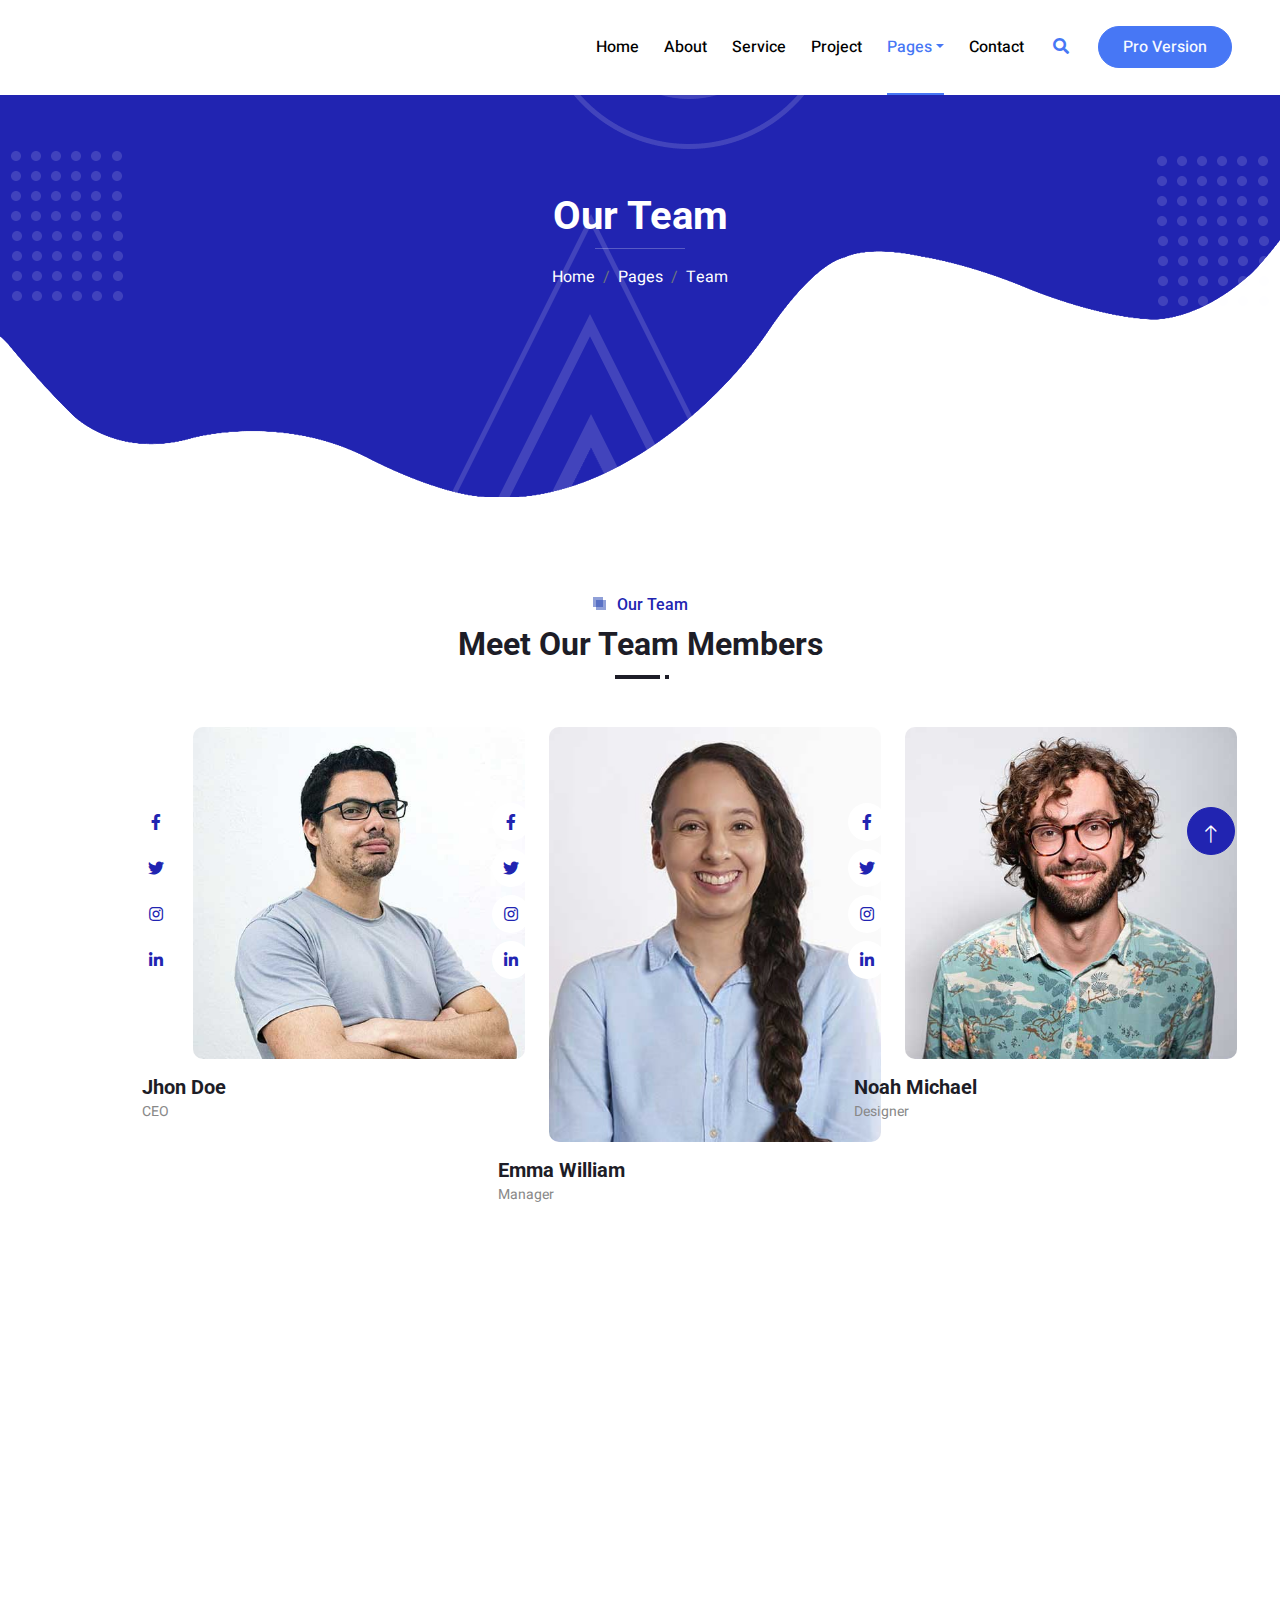
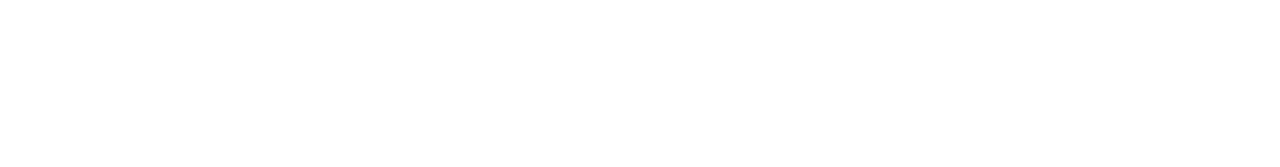
<file: team.html>
<!DOCTYPE html>
<html lang="en">

<head>
    <meta charset="utf-8">
    <title>SEO Master - SEO Agency Website Template</title>
    <meta content="width=device-width, initial-scale=1.0" name="viewport">
    <meta content="" name="keywords">
    <meta content="" name="description">

    <!-- Favicon -->
    <link href="img/favicon.ico" rel="icon">

    <!-- Google Web Fonts -->
    <link rel="preconnect" href="https://fonts.googleapis.com">
    <link rel="preconnect" href="https://fonts.gstatic.com" crossorigin>
    <link href="https://fonts.googleapis.com/css2?family=Heebo:wght@400;500&family=Roboto:wght@400;500;700&display=swap" rel="stylesheet"> 

    <!-- Icon Font Stylesheet -->
    <link href="https://cdnjs.cloudflare.com/ajax/libs/font-awesome/5.10.0/css/all.min.css" rel="stylesheet">
    <link href="https://cdn.jsdelivr.net/npm/bootstrap-icons@1.4.1/font/bootstrap-icons.css" rel="stylesheet">

    <!-- Libraries Stylesheet -->
    <link href="lib/animate/animate.min.css" rel="stylesheet">
    <link href="lib/owlcarousel/assets/owl.carousel.min.css" rel="stylesheet">
    <link href="lib/lightbox/css/lightbox.min.css" rel="stylesheet">

    <!-- Customized Bootstrap Stylesheet -->
    <link href="css/bootstrap.min.css" rel="stylesheet">

    <!-- Template Stylesheet -->
    <link href="css/style.css" rel="stylesheet">
</head>

<body>
    <div class="container-xxl bg-white p-0">
        <!-- Spinner Start -->
        <div id="spinner" class="show bg-white position-fixed translate-middle w-100 vh-100 top-50 start-50 d-flex align-items-center justify-content-center">
            <div class="spinner-grow text-primary" style="width: 3rem; height: 3rem;" role="status">
                <span class="sr-only">Loading...</span>
            </div>
        </div>
        <!-- Spinner End -->


        <!-- Navbar & Hero Start -->
        <div class="container-xxl position-relative p-0">
            <nav class="navbar navbar-expand-lg navbar-light px-4 px-lg-5 py-3 py-lg-0">
                <a href="" class="navbar-brand p-0">
                    <h1 class="m-0"><i class="fa fa-search me-2"></i>SEO<span class="fs-5">Master</span></h1>
                    <!-- <img src="img/logo.png" alt="Logo"> -->
                </a>
                <button class="navbar-toggler" type="button" data-bs-toggle="collapse" data-bs-target="#navbarCollapse">
                    <span class="fa fa-bars"></span>
                </button>
                <div class="collapse navbar-collapse" id="navbarCollapse">
                    <div class="navbar-nav ms-auto py-0">
                        <a href="index.html" class="nav-item nav-link">Home</a>
                        <a href="about.html" class="nav-item nav-link">About</a>
                        <a href="service.html" class="nav-item nav-link">Service</a>
                        <a href="project.html" class="nav-item nav-link">Project</a>
                        <div class="nav-item dropdown">
                            <a href="#" class="nav-link dropdown-toggle active" data-bs-toggle="dropdown">Pages</a>
                            <div class="dropdown-menu m-0">
                                <a href="team.html" class="dropdown-item active">Our Team</a>
                                <a href="testimonial.html" class="dropdown-item">Testimonial</a>
                                <a href="404.html" class="dropdown-item">404 Page</a>
                            </div>
                        </div>
                        <a href="contact.html" class="nav-item nav-link">Contact</a>
                    </div>
                    <butaton type="button" class="btn text-secondary ms-3" data-bs-toggle="modal" data-bs-target="#searchModal"><i class="fa fa-search"></i></butaton>
                    <a href="https://htmlcodex.com/startup-company-website-template" class="btn btn-secondary text-light rounded-pill py-2 px-4 ms-3">Pro Version</a>
                </div>
            </nav>

            <div class="container-xxl py-5 bg-primary hero-header mb-5">
                <div class="container my-5 py-5 px-lg-5">
                    <div class="row g-5 py-5">
                        <div class="col-12 text-center">
                            <h1 class="text-white animated zoomIn">Our Team</h1>
                            <hr class="bg-white mx-auto mt-0" style="width: 90px;">
                            <nav aria-label="breadcrumb">
                                <ol class="breadcrumb justify-content-center">
                                    <li class="breadcrumb-item"><a class="text-white" href="#">Home</a></li>
                                    <li class="breadcrumb-item"><a class="text-white" href="#">Pages</a></li>
                                    <li class="breadcrumb-item text-white active" aria-current="page">Team</li>
                                </ol>
                            </nav>
                        </div>
                    </div>
                </div>
            </div>
        </div>
        <!-- Navbar & Hero End -->


        <!-- Full Screen Search Start -->
        <div class="modal fade" id="searchModal" tabindex="-1">
            <div class="modal-dialog modal-fullscreen">
                <div class="modal-content" style="background: rgba(29, 29, 39, 0.7);">
                    <div class="modal-header border-0">
                        <button type="button" class="btn bg-white btn-close" data-bs-dismiss="modal" aria-label="Close"></button>
                    </div>
                    <div class="modal-body d-flex align-items-center justify-content-center">
                        <div class="input-group" style="max-width: 600px;">
                            <input type="text" class="form-control bg-transparent border-light p-3" placeholder="Type search keyword">
                            <button class="btn btn-light px-4"><i class="bi bi-search"></i></button>
                        </div>
                    </div>
                </div>
            </div>
        </div>
        <!-- Full Screen Search End -->


        <!-- Team Start -->
        <div class="container-xxl py-5">
            <div class="container px-lg-5">
                <div class="section-title position-relative text-center mb-5 pb-2 wow fadeInUp" data-wow-delay="0.1s">
                    <h6 class="position-relative d-inline text-primary ps-4">Our Team</h6>
                    <h2 class="mt-2">Meet Our Team Members</h2>
                </div>
                <div class="row g-4">
                    <div class="col-lg-4 col-md-6 wow fadeInUp" data-wow-delay="0.1s">
                        <div class="team-item">
                            <div class="d-flex">
                                <div class="flex-shrink-0 d-flex flex-column align-items-center mt-4 pt-5" style="width: 75px;">
                                    <a class="btn btn-square text-primary bg-white my-1" href=""><i class="fab fa-facebook-f"></i></a>
                                    <a class="btn btn-square text-primary bg-white my-1" href=""><i class="fab fa-twitter"></i></a>
                                    <a class="btn btn-square text-primary bg-white my-1" href=""><i class="fab fa-instagram"></i></a>
                                    <a class="btn btn-square text-primary bg-white my-1" href=""><i class="fab fa-linkedin-in"></i></a>
                                </div>
                                <img class="img-fluid rounded w-100" src="img/team-1.jpg" alt="">
                            </div>
                            <div class="px-4 py-3">
                                <h5 class="fw-bold m-0">Jhon Doe</h5>
                                <small>CEO</small>
                            </div>
                        </div>
                    </div>
                    <div class="col-lg-4 col-md-6 wow fadeInUp" data-wow-delay="0.3s">
                        <div class="team-item">
                            <div class="d-flex">
                                <div class="flex-shrink-0 d-flex flex-column align-items-center mt-4 pt-5" style="width: 75px;">
                                    <a class="btn btn-square text-primary bg-white my-1" href=""><i class="fab fa-facebook-f"></i></a>
                                    <a class="btn btn-square text-primary bg-white my-1" href=""><i class="fab fa-twitter"></i></a>
                                    <a class="btn btn-square text-primary bg-white my-1" href=""><i class="fab fa-instagram"></i></a>
                                    <a class="btn btn-square text-primary bg-white my-1" href=""><i class="fab fa-linkedin-in"></i></a>
                                </div>
                                <img class="img-fluid rounded w-100" src="img/team-2.jpg" alt="">
                            </div>
                            <div class="px-4 py-3">
                                <h5 class="fw-bold m-0">Emma William</h5>
                                <small>Manager</small>
                            </div>
                        </div>
                    </div>
                    <div class="col-lg-4 col-md-6 wow fadeInUp" data-wow-delay="0.6s">
                        <div class="team-item">
                            <div class="d-flex">
                                <div class="flex-shrink-0 d-flex flex-column align-items-center mt-4 pt-5" style="width: 75px;">
                                    <a class="btn btn-square text-primary bg-white my-1" href=""><i class="fab fa-facebook-f"></i></a>
                                    <a class="btn btn-square text-primary bg-white my-1" href=""><i class="fab fa-twitter"></i></a>
                                    <a class="btn btn-square text-primary bg-white my-1" href=""><i class="fab fa-instagram"></i></a>
                                    <a class="btn btn-square text-primary bg-white my-1" href=""><i class="fab fa-linkedin-in"></i></a>
                                </div>
                                <img class="img-fluid rounded w-100" src="img/team-3.jpg" alt="">
                            </div>
                            <div class="px-4 py-3">
                                <h5 class="fw-bold m-0">Noah Michael</h5>
                                <small>Designer</small>
                            </div>
                        </div>
                    </div>
                </div>
            </div>
        </div>
        <!-- Team End -->
        

        <!-- Footer Start -->
        <div class="container-fluid bg-primary text-light footer mt-5 pt-5 wow fadeIn" data-wow-delay="0.1s">
            <div class="container py-5 px-lg-5">
                <div class="row g-5">
                    <div class="col-md-6 col-lg-3">
                        <h5 class="text-white mb-4">Get In Touch</h5>
                        <p><i class="fa fa-map-marker-alt me-3"></i>123 Street, New York, USA</p>
                        <p><i class="fa fa-phone-alt me-3"></i>+012 345 67890</p>
                        <p><i class="fa fa-envelope me-3"></i>info@example.com</p>
                        <div class="d-flex pt-2">
                            <a class="btn btn-outline-light btn-social" href=""><i class="fab fa-twitter"></i></a>
                            <a class="btn btn-outline-light btn-social" href=""><i class="fab fa-facebook-f"></i></a>
                            <a class="btn btn-outline-light btn-social" href=""><i class="fab fa-youtube"></i></a>
                            <a class="btn btn-outline-light btn-social" href=""><i class="fab fa-instagram"></i></a>
                            <a class="btn btn-outline-light btn-social" href=""><i class="fab fa-linkedin-in"></i></a>
                        </div>
                    </div>
                    <div class="col-md-6 col-lg-3">
                        <h5 class="text-white mb-4">Popular Link</h5>
                        <a class="btn btn-link" href="">About Us</a>
                        <a class="btn btn-link" href="">Contact Us</a>
                        <a class="btn btn-link" href="">Privacy Policy</a>
                        <a class="btn btn-link" href="">Terms & Condition</a>
                        <a class="btn btn-link" href="">Career</a>
                    </div>
                    <div class="col-md-6 col-lg-3">
                        <h5 class="text-white mb-4">Project Gallery</h5>
                        <div class="row g-2">
                            <div class="col-4">
                                <img class="img-fluid" src="img/portfolio-1.jpg" alt="Image">
                            </div>
                            <div class="col-4">
                                <img class="img-fluid" src="img/portfolio-2.jpg" alt="Image">
                            </div>
                            <div class="col-4">
                                <img class="img-fluid" src="img/portfolio-3.jpg" alt="Image">
                            </div>
                            <div class="col-4">
                                <img class="img-fluid" src="img/portfolio-4.jpg" alt="Image">
                            </div>
                            <div class="col-4">
                                <img class="img-fluid" src="img/portfolio-5.jpg" alt="Image">
                            </div>
                            <div class="col-4">
                                <img class="img-fluid" src="img/portfolio-6.jpg" alt="Image">
                            </div>
                        </div>
                    </div>
                    <div class="col-md-6 col-lg-3">
                        <h5 class="text-white mb-4">Newsletter</h5>
                        <p>Lorem ipsum dolor sit amet elit. Phasellus nec pretium mi. Curabitur facilisis ornare velit non vulpu</p>
                        <div class="position-relative w-100 mt-3">
                            <input class="form-control border-0 rounded-pill w-100 ps-4 pe-5" type="text" placeholder="Your Email" style="height: 48px;">
                            <button type="button" class="btn shadow-none position-absolute top-0 end-0 mt-1 me-2"><i class="fa fa-paper-plane text-primary fs-4"></i></button>
                        </div>
                    </div>
                </div>
            </div>
            <div class="container px-lg-5">
                <div class="copyright">
                    <div class="row">
                        <div class="col-md-6 text-center text-md-start mb-3 mb-md-0">
                            &copy; <a class="border-bottom" href="#">Your Site Name</a>, All Right Reserved. 
							
							<!--/*** This template is free as long as you keep the footer author’s credit link/attribution link/backlink. If you'd like to use the template without the footer author’s credit link/attribution link/backlink, you can purchase the Credit Removal License from "https://htmlcodex.com/credit-removal". Thank you for your support. ***/-->
							Designed By <a class="border-bottom" href="https://htmlcodex.com">HTML Codex</a>
                        </div>
                        <div class="col-md-6 text-center text-md-end">
                            <div class="footer-menu">
                                <a href="">Home</a>
                                <a href="">Cookies</a>
                                <a href="">Help</a>
                                <a href="">FQAs</a>
                            </div>
                        </div>
                    </div>
                </div>
            </div>
        </div>
        <!-- Footer End -->


        <!-- Back to Top -->
        <a href="#" class="btn btn-lg btn-primary btn-lg-square back-to-top pt-2"><i class="bi bi-arrow-up"></i></a>
    </div>

    <!-- JavaScript Libraries -->
    <script src="https://code.jquery.com/jquery-3.4.1.min.js"></script>
    <script src="https://cdn.jsdelivr.net/npm/bootstrap@5.0.0/dist/js/bootstrap.bundle.min.js"></script>
    <script src="lib/wow/wow.min.js"></script>
    <script src="lib/easing/easing.min.js"></script>
    <script src="lib/waypoints/waypoints.min.js"></script>
    <script src="lib/owlcarousel/owl.carousel.min.js"></script>
    <script src="lib/isotope/isotope.pkgd.min.js"></script>
    <script src="lib/lightbox/js/lightbox.min.js"></script>

    <!-- Template Javascript -->
    <script src="js/main.js"></script>
</body>

</html>
</file>
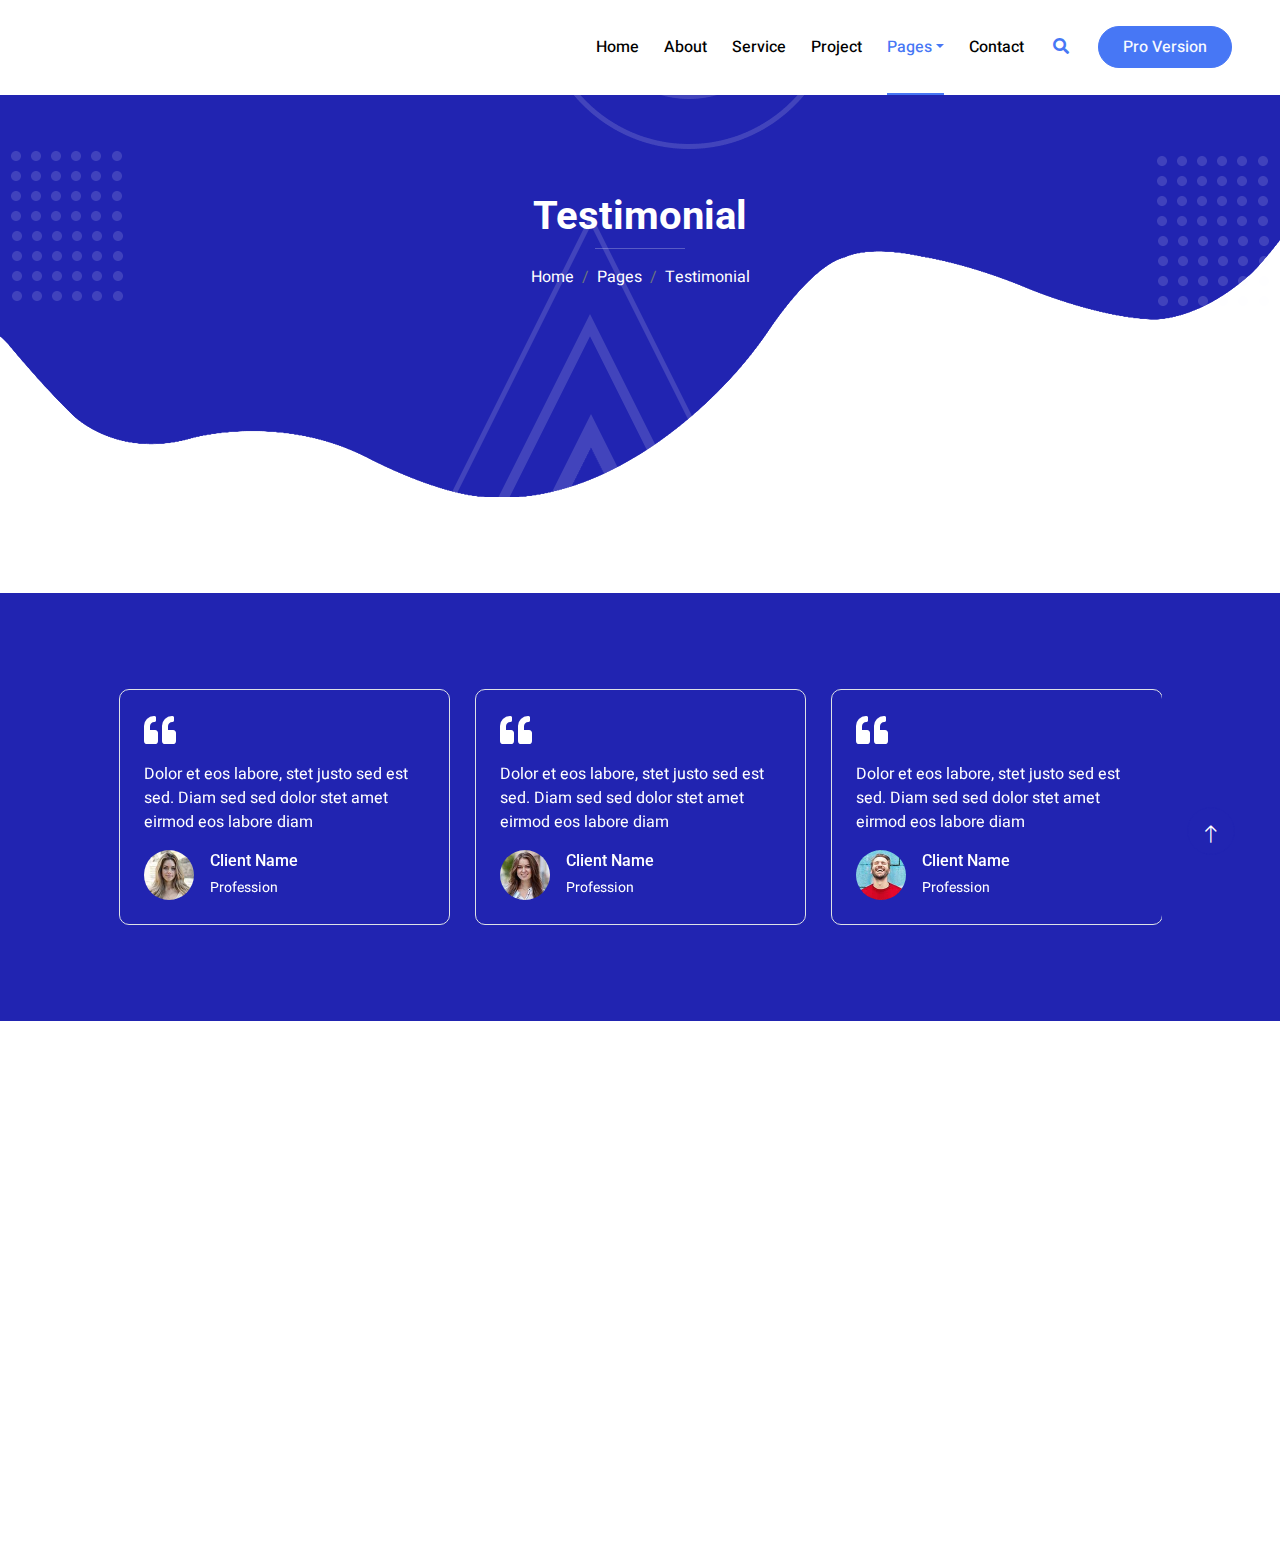
<file: testimonial.html>
<!DOCTYPE html>
<html lang="en">

<head>
    <meta charset="utf-8">
    <title>SEO Master - SEO Agency Website Template</title>
    <meta content="width=device-width, initial-scale=1.0" name="viewport">
    <meta content="" name="keywords">
    <meta content="" name="description">

    <!-- Favicon -->
    <link href="img/favicon.ico" rel="icon">

    <!-- Google Web Fonts -->
    <link rel="preconnect" href="https://fonts.googleapis.com">
    <link rel="preconnect" href="https://fonts.gstatic.com" crossorigin>
    <link href="https://fonts.googleapis.com/css2?family=Heebo:wght@400;500&family=Roboto:wght@400;500;700&display=swap" rel="stylesheet"> 

    <!-- Icon Font Stylesheet -->
    <link href="https://cdnjs.cloudflare.com/ajax/libs/font-awesome/5.10.0/css/all.min.css" rel="stylesheet">
    <link href="https://cdn.jsdelivr.net/npm/bootstrap-icons@1.4.1/font/bootstrap-icons.css" rel="stylesheet">

    <!-- Libraries Stylesheet -->
    <link href="lib/animate/animate.min.css" rel="stylesheet">
    <link href="lib/owlcarousel/assets/owl.carousel.min.css" rel="stylesheet">
    <link href="lib/lightbox/css/lightbox.min.css" rel="stylesheet">

    <!-- Customized Bootstrap Stylesheet -->
    <link href="css/bootstrap.min.css" rel="stylesheet">

    <!-- Template Stylesheet -->
    <link href="css/style.css" rel="stylesheet">
</head>

<body>
    <div class="container-xxl bg-white p-0">
        <!-- Spinner Start -->
        <div id="spinner" class="show bg-white position-fixed translate-middle w-100 vh-100 top-50 start-50 d-flex align-items-center justify-content-center">
            <div class="spinner-grow text-primary" style="width: 3rem; height: 3rem;" role="status">
                <span class="sr-only">Loading...</span>
            </div>
        </div>
        <!-- Spinner End -->


        <!-- Navbar & Hero Start -->
        <div class="container-xxl position-relative p-0">
            <nav class="navbar navbar-expand-lg navbar-light px-4 px-lg-5 py-3 py-lg-0">
                <a href="" class="navbar-brand p-0">
                    <h1 class="m-0"><i class="fa fa-search me-2"></i>SEO<span class="fs-5">Master</span></h1>
                    <!-- <img src="img/logo.png" alt="Logo"> -->
                </a>
                <button class="navbar-toggler" type="button" data-bs-toggle="collapse" data-bs-target="#navbarCollapse">
                    <span class="fa fa-bars"></span>
                </button>
                <div class="collapse navbar-collapse" id="navbarCollapse">
                    <div class="navbar-nav ms-auto py-0">
                        <a href="index.html" class="nav-item nav-link">Home</a>
                        <a href="about.html" class="nav-item nav-link">About</a>
                        <a href="service.html" class="nav-item nav-link">Service</a>
                        <a href="project.html" class="nav-item nav-link">Project</a>
                        <div class="nav-item dropdown">
                            <a href="#" class="nav-link dropdown-toggle active" data-bs-toggle="dropdown">Pages</a>
                            <div class="dropdown-menu m-0">
                                <a href="team.html" class="dropdown-item">Our Team</a>
                                <a href="testimonial.html" class="dropdown-item active">Testimonial</a>
                                <a href="404.html" class="dropdown-item">404 Page</a>
                            </div>
                        </div>
                        <a href="contact.html" class="nav-item nav-link">Contact</a>
                    </div>
                    <butaton type="button" class="btn text-secondary ms-3" data-bs-toggle="modal" data-bs-target="#searchModal"><i class="fa fa-search"></i></butaton>
                    <a href="https://htmlcodex.com/startup-company-website-template" class="btn btn-secondary text-light rounded-pill py-2 px-4 ms-3">Pro Version</a>
                </div>
            </nav>

            <div class="container-xxl py-5 bg-primary hero-header mb-5">
                <div class="container my-5 py-5 px-lg-5">
                    <div class="row g-5 py-5">
                        <div class="col-12 text-center">
                            <h1 class="text-white animated zoomIn">Testimonial</h1>
                            <hr class="bg-white mx-auto mt-0" style="width: 90px;">
                            <nav aria-label="breadcrumb">
                                <ol class="breadcrumb justify-content-center">
                                    <li class="breadcrumb-item"><a class="text-white" href="#">Home</a></li>
                                    <li class="breadcrumb-item"><a class="text-white" href="#">Pages</a></li>
                                    <li class="breadcrumb-item text-white active" aria-current="page">Testimonial</li>
                                </ol>
                            </nav>
                        </div>
                    </div>
                </div>
            </div>
        </div>
        <!-- Navbar & Hero End -->


        <!-- Full Screen Search Start -->
        <div class="modal fade" id="searchModal" tabindex="-1">
            <div class="modal-dialog modal-fullscreen">
                <div class="modal-content" style="background: rgba(29, 29, 39, 0.7);">
                    <div class="modal-header border-0">
                        <button type="button" class="btn bg-white btn-close" data-bs-dismiss="modal" aria-label="Close"></button>
                    </div>
                    <div class="modal-body d-flex align-items-center justify-content-center">
                        <div class="input-group" style="max-width: 600px;">
                            <input type="text" class="form-control bg-transparent border-light p-3" placeholder="Type search keyword">
                            <button class="btn btn-light px-4"><i class="bi bi-search"></i></button>
                        </div>
                    </div>
                </div>
            </div>
        </div>
        <!-- Full Screen Search End -->


        <!-- Testimonial Start -->
        <div class="container-xxl bg-primary testimonial py-5 wow fadeInUp" data-wow-delay="0.1s" style="margin: 6rem 0;">
            <div class="container py-5 px-lg-5">
                <div class="owl-carousel testimonial-carousel">
                    <div class="testimonial-item bg-transparent border rounded text-white p-4">
                        <i class="fa fa-quote-left fa-2x mb-3"></i>
                        <p>Dolor et eos labore, stet justo sed est sed. Diam sed sed dolor stet amet eirmod eos labore diam</p>
                        <div class="d-flex align-items-center">
                            <img class="img-fluid flex-shrink-0 rounded-circle" src="img/testimonial-1.jpg" style="width: 50px; height: 50px;">
                            <div class="ps-3">
                                <h6 class="text-white mb-1">Client Name</h6>
                                <small>Profession</small>
                            </div>
                        </div>
                    </div>
                    <div class="testimonial-item bg-transparent border rounded text-white p-4">
                        <i class="fa fa-quote-left fa-2x mb-3"></i>
                        <p>Dolor et eos labore, stet justo sed est sed. Diam sed sed dolor stet amet eirmod eos labore diam</p>
                        <div class="d-flex align-items-center">
                            <img class="img-fluid flex-shrink-0 rounded-circle" src="img/testimonial-2.jpg" style="width: 50px; height: 50px;">
                            <div class="ps-3">
                                <h6 class="text-white mb-1">Client Name</h6>
                                <small>Profession</small>
                            </div>
                        </div>
                    </div>
                    <div class="testimonial-item bg-transparent border rounded text-white p-4">
                        <i class="fa fa-quote-left fa-2x mb-3"></i>
                        <p>Dolor et eos labore, stet justo sed est sed. Diam sed sed dolor stet amet eirmod eos labore diam</p>
                        <div class="d-flex align-items-center">
                            <img class="img-fluid flex-shrink-0 rounded-circle" src="img/testimonial-3.jpg" style="width: 50px; height: 50px;">
                            <div class="ps-3">
                                <h6 class="text-white mb-1">Client Name</h6>
                                <small>Profession</small>
                            </div>
                        </div>
                    </div>
                    <div class="testimonial-item bg-transparent border rounded text-white p-4">
                        <i class="fa fa-quote-left fa-2x mb-3"></i>
                        <p>Dolor et eos labore, stet justo sed est sed. Diam sed sed dolor stet amet eirmod eos labore diam</p>
                        <div class="d-flex align-items-center">
                            <img class="img-fluid flex-shrink-0 rounded-circle" src="img/testimonial-4.jpg" style="width: 50px; height: 50px;">
                            <div class="ps-3">
                                <h6 class="text-white mb-1">Client Name</h6>
                                <small>Profession</small>
                            </div>
                        </div>
                    </div>
                </div>
            </div>
        </div>
        <!-- Testimonial End -->
        

        <!-- Footer Start -->
        <div class="container-fluid bg-primary text-light footer mt-5 pt-5 wow fadeIn" data-wow-delay="0.1s">
            <div class="container py-5 px-lg-5">
                <div class="row g-5">
                    <div class="col-md-6 col-lg-3">
                        <h5 class="text-white mb-4">Get In Touch</h5>
                        <p><i class="fa fa-map-marker-alt me-3"></i>123 Street, New York, USA</p>
                        <p><i class="fa fa-phone-alt me-3"></i>+012 345 67890</p>
                        <p><i class="fa fa-envelope me-3"></i>info@example.com</p>
                        <div class="d-flex pt-2">
                            <a class="btn btn-outline-light btn-social" href=""><i class="fab fa-twitter"></i></a>
                            <a class="btn btn-outline-light btn-social" href=""><i class="fab fa-facebook-f"></i></a>
                            <a class="btn btn-outline-light btn-social" href=""><i class="fab fa-youtube"></i></a>
                            <a class="btn btn-outline-light btn-social" href=""><i class="fab fa-instagram"></i></a>
                            <a class="btn btn-outline-light btn-social" href=""><i class="fab fa-linkedin-in"></i></a>
                        </div>
                    </div>
                    <div class="col-md-6 col-lg-3">
                        <h5 class="text-white mb-4">Popular Link</h5>
                        <a class="btn btn-link" href="">About Us</a>
                        <a class="btn btn-link" href="">Contact Us</a>
                        <a class="btn btn-link" href="">Privacy Policy</a>
                        <a class="btn btn-link" href="">Terms & Condition</a>
                        <a class="btn btn-link" href="">Career</a>
                    </div>
                    <div class="col-md-6 col-lg-3">
                        <h5 class="text-white mb-4">Project Gallery</h5>
                        <div class="row g-2">
                            <div class="col-4">
                                <img class="img-fluid" src="img/portfolio-1.jpg" alt="Image">
                            </div>
                            <div class="col-4">
                                <img class="img-fluid" src="img/portfolio-2.jpg" alt="Image">
                            </div>
                            <div class="col-4">
                                <img class="img-fluid" src="img/portfolio-3.jpg" alt="Image">
                            </div>
                            <div class="col-4">
                                <img class="img-fluid" src="img/portfolio-4.jpg" alt="Image">
                            </div>
                            <div class="col-4">
                                <img class="img-fluid" src="img/portfolio-5.jpg" alt="Image">
                            </div>
                            <div class="col-4">
                                <img class="img-fluid" src="img/portfolio-6.jpg" alt="Image">
                            </div>
                        </div>
                    </div>
                    <div class="col-md-6 col-lg-3">
                        <h5 class="text-white mb-4">Newsletter</h5>
                        <p>Lorem ipsum dolor sit amet elit. Phasellus nec pretium mi. Curabitur facilisis ornare velit non vulpu</p>
                        <div class="position-relative w-100 mt-3">
                            <input class="form-control border-0 rounded-pill w-100 ps-4 pe-5" type="text" placeholder="Your Email" style="height: 48px;">
                            <button type="button" class="btn shadow-none position-absolute top-0 end-0 mt-1 me-2"><i class="fa fa-paper-plane text-primary fs-4"></i></button>
                        </div>
                    </div>
                </div>
            </div>
            <div class="container px-lg-5">
                <div class="copyright">
                    <div class="row">
                        <div class="col-md-6 text-center text-md-start mb-3 mb-md-0">
                            &copy; <a class="border-bottom" href="#">Your Site Name</a>, All Right Reserved. 
							
							<!--/*** This template is free as long as you keep the footer author’s credit link/attribution link/backlink. If you'd like to use the template without the footer author’s credit link/attribution link/backlink, you can purchase the Credit Removal License from "https://htmlcodex.com/credit-removal". Thank you for your support. ***/-->
							Designed By <a class="border-bottom" href="https://htmlcodex.com">HTML Codex</a>
                        </div>
                        <div class="col-md-6 text-center text-md-end">
                            <div class="footer-menu">
                                <a href="">Home</a>
                                <a href="">Cookies</a>
                                <a href="">Help</a>
                                <a href="">FQAs</a>
                            </div>
                        </div>
                    </div>
                </div>
            </div>
        </div>
        <!-- Footer End -->


        <!-- Back to Top -->
        <a href="#" class="btn btn-lg btn-primary btn-lg-square back-to-top pt-2"><i class="bi bi-arrow-up"></i></a>
    </div>

    <!-- JavaScript Libraries -->
    <script src="https://code.jquery.com/jquery-3.4.1.min.js"></script>
    <script src="https://cdn.jsdelivr.net/npm/bootstrap@5.0.0/dist/js/bootstrap.bundle.min.js"></script>
    <script src="lib/wow/wow.min.js"></script>
    <script src="lib/easing/easing.min.js"></script>
    <script src="lib/waypoints/waypoints.min.js"></script>
    <script src="lib/owlcarousel/owl.carousel.min.js"></script>
    <script src="lib/isotope/isotope.pkgd.min.js"></script>
    <script src="lib/lightbox/js/lightbox.min.js"></script>

    <!-- Template Javascript -->
    <script src="js/main.js"></script>
</body>

</html>
</file>
<file: css/style.css>
/********** Template CSS **********/
:root {
    --primary: #2124B1;
    --secondary: #4777F5;
    --light: #F7FAFF;
    --dark: #1D1D27;
}


/*** Spinner ***/
#spinner {
    opacity: 0;
    visibility: hidden;
    transition: opacity .5s ease-out, visibility 0s linear .5s;
    z-index: 99999;
}

#spinner.show {
    transition: opacity .5s ease-out, visibility 0s linear 0s;
    visibility: visible;
    opacity: 1;
}

.back-to-top {
    position: fixed;
    display: none;
    right: 45px;
    bottom: 45px;
    z-index: 99;
}

.btn-whatsapp {
    background-color: #00bb2d;
    color: white;
    position: fixed;
    display: none;
    right: 45px;
    bottom: 45px;
}


/*** Heading ***/
h1,
h2,
h3,
.fw-bold {
    font-weight: 700 !important;
}

h4,
h5,
h6,
.fw-medium {
    font-weight: 500 !important;
}

/*** Button ***/
.btn {
    font-weight: 500;
    transition: .5s;
}

.btn-square {
    width: 38px;
    height: 38px;
}

.btn-sm-square {
    width: 32px;
    height: 32px;
}

.btn-lg-square {
    width: 48px;
    height: 48px;
}

.btn-square,
.btn-sm-square,
.btn-lg-square {
    padding: 0;
    display: flex;
    align-items: center;
    justify-content: center;
    font-weight: normal;
    border-radius: 50px;
}


/*** Navbar ***/

.navbar-light .navbar-nav .nav-link {
    position: relative;
    margin-left: 25px;
    padding: 35px 0;
    font-weight:500;
    color: black;
    outline: none;
    transition: .5s;
}

.sticky-top.navbar-light .navbar-nav .nav-link {
    padding: 20px 0;
    color: var(--dark) !important;
}

.navbar-light .navbar-nav .nav-link:hover,
.navbar-light .navbar-nav .nav-link.active {
    color: var(--secondary) !important;
}

.navbar-light .navbar-brand h1 {
    color: #FFFFFF;
}

.navbar-light .navbar-brand img {
    max-height: 120px;
    transition: .5s;
}

.sticky-top.navbar-light .navbar-brand img {
    max-height: 60px;
}

.subPrincipal {
    font-size: 50px;
}

.subSecundario {
    font-size: 20px;
}

@media (max-width: 991.98px) {
    .sticky-top.navbar-light {
        position: relative;
        background: #FFFFFF;
    }

    .navbar-light .navbar-collapse {
        margin-top: 15px;
        border-top: 1px solid #DDDDDD;
    }

    .navbar-light .navbar-nav .nav-link,
    .sticky-top.navbar-light .navbar-nav .nav-link {
        padding: 10px 0;
        margin-left: 0;
        color: var(--dark) !important;
    }

    .navbar-light .navbar-brand h1 {
        color: var(--primary);
    }

    .navbar-light .navbar-brand img {
        max-height: 45px;
    }

    .subPrincipal {
        font-size: 35px;
    }

    .subSecundario {
        font-size: 15px;
    }
    
    #map {
        width: 350px;
        height: 300px;
    }
}

@media (min-width: 992px) {
    .navbar-light {
        position: absolute;
        width: 100%;
        top: 0;
        left: 0;
        border-bottom: 1px solid rgba(256, 256, 256, .1);
        z-index: 999;
        background-color: rgba(255, 255, 255);
    }
    
    .sticky-top.navbar-light {
        position: fixed;
        background: #FFFFFF;
    }

    .navbar-light .navbar-nav .nav-link::before {
        position: absolute;
        content: "";
        width: 0;
        height: 2px;
        bottom: -1px;
        left: 50%;
        background: var(--secondary);
        transition: .5s;
    }

    .navbar-light .navbar-nav .nav-link:hover::before,
    .navbar-light .navbar-nav .nav-link.active::before {
        width: 100%;
        left: 0;
    }

    .navbar-light .navbar-nav .nav-link.nav-contact::before {
        display: none;
    }

    .sticky-top.navbar-light .navbar-brand h1 {
        color: var(--primary);
    }

    .subPrincipal {
        font-size: 35px;
    }
    
    .subSecundario {
        font-size: 15px;
    }
}


/*** Hero Header ***/
.hero-header {
    background:
        url(../img/bg-dot.png),
        url(../img/bg-dot.png),
        url(../img/bg-round.png),
        url(../img/bg-tree.png),
        url(../img/bg-bottom-hero.png);
    background-position:
        10px 150px,
        bottom 190px right 10px,
        left 55% top -1px,
        left 45% bottom -1px,
        center bottom -1px;
    background-repeat: no-repeat;
}


/*** Section Title ***/
.section-title::before {
    position: absolute;
    content: "";
    width: 45px;
    height: 4px;
    bottom: 0;
    left: 0;
    background: var(--dark);
}

.section-title::after {
    position: absolute;
    content: "";
    width: 4px;
    height: 4px;
    bottom: 0;
    left: 50px;
    background: var(--dark);
}

.section-title.text-center::before {
    left: 50%;
    margin-left: -25px;
}

.section-title.text-center::after {
    left: 50%;
    margin-left: 25px;
}

.section-title h6::before,
.section-title h6::after {
    position: absolute;
    content: "";
    width: 10px;
    height: 10px;
    top: 2px;
    left: 0;
    background: rgba(33, 66, 177, .5);
}

.section-title h6::after {
    top: 5px;
    left: 3px;
}

/*** Parrafos ***/

/* Index */
#parrafoP {
    color: black;
    
}

/* Nosotros */
.parrafoNosotros {
    color: black;
    font-size: 20px;
}

/* Contacto */
#text-ubi {
    color: #2124B1;
}

/*** Service ***/
.service-item {
    position: relative;
    height: 350px;
    padding: 30px 25px;
    background: #FFFFFF;
    box-shadow: 0 0 45px rgba(0, 0, 0, .08);
    transition: .5s;
}

.service-item:hover {
    background: var(--primary);
}

.service-item .service-icon {
    margin: 0 auto 20px auto;
    width: 90px;
    height: 90px;
    display: flex;
    align-items: center;
    justify-content: center;
    color: var(--light);
    background: url(../img/icon-shape-primary.png) center center no-repeat;
    transition: .5s;
}

.service-item:hover .service-icon {
    color: var(--primary);
    background: url(../img/icon-shape-white.png);
}

.service-item .service-icon-design {
    margin: 0 auto 20px auto;
    width: 90px;
    height: 90px;
    display: flex;
    align-items: center;
    justify-content: center;
    color: var(--light);
    background: url(../img/icon-orange.png) center center no-repeat;
    transition: .5s;
}

.service-item:hover .service-icon-design {
    color: var(#ff9100);
    background: url(../img/icon-orange.png);
}

.service-item .service-icon-salud {
    margin: 0 auto 20px auto;
    width: 90px;
    height: 90px;
    display: flex;
    align-items: center;
    justify-content: center;
    color: var(--light);
    background: url(../img/icon-bluesky.png) center center no-repeat;
    transition: .5s;
}

.service-item:hover .service-icon-salud {
    color: var(#00d9ff);
    background: url(../img/icon-bluesky.png);
}

.service-item .service-icon-green {
    margin: 0 auto 20px auto;
    width: 90px;
    height: 90px;
    display: flex;
    align-items: center;
    justify-content: center;
    color: var(--light);
    background: url(../img/icon-green.png) center center no-repeat;
    transition: .5s;
}

.service-item:hover .service-icon-green {
    color: var(#00ca0a);
    background: url(../img/icon-green.png);
}

.service-item .service-icon-military {
    margin: 0 auto 20px auto;
    width: 90px;
    height: 90px;
    display: flex;
    align-items: center;
    justify-content: center;
    color: var(--light);
    background: url(../img/icon-military.png) center center no-repeat;
    transition: .5s;
}

.service-item:hover .service-icon-military {
    color: var(#007c06);
    background: url(../img/icon-military.png);
}

.service-item .service-icon-red {
    margin: 0 auto 20px auto;
    width: 90px;
    height: 90px;
    display: flex;
    align-items: center;
    justify-content: center;
    color: var(--light);
    background: url(../img/icon-red.png) center center no-repeat;
    transition: .5s;
}

.service-item:hover .service-icon-red {
    color: var(#d60404);
    background: url(../img/icon-red.png);
}

.service-item .service-icon-blue {
    margin: 0 auto 20px auto;
    width: 90px;
    height: 90px;
    display: flex;
    align-items: center;
    justify-content: center;
    color: var(--light);
    background: url(../img/icon-blue.png) center center no-repeat;
    transition: .5s;
}

.service-item:hover .service-icon-blue {
    color: var(#0004ff);
    background: url(../img/icon-blue.png);
}

.service-item h5,
.service-item p {
    transition: .5s;
}

.service-item:hover h5,
.service-item:hover p {
    color: var(--light);
}

.service-item a.btn {
    position: relative;
    display: flex;
    color: var(--primary);
    transition: .5s;
    z-index: 1;
}

.service-item:hover a.btn {
    color: var(--primary);
}

.service-item a.btn::before {
    position: absolute;
    content: "";
    width: 35px;
    height: 35px;
    top: 0;
    left: 0;
    border-radius: 35px;
    background: #DDDDDD;
    transition: .5s;
    z-index: -1;
}

.service-item:hover a.btn::before {
    width: 100%;
    background: var(--light);
}

/*** Footer ***/
.footer {
    background: url(../img/footer.png) center center no-repeat;
    background-size: contain;
}

.footer .btn.btn-social {
    margin-right: 5px;
    width: 40px;
    height: 40px;
    display: flex;
    align-items: center;
    justify-content: center;
    color: var(--light);
    border: 1px solid rgba(256, 256, 256, .1);
    border-radius: 40px;
    transition: .3s;
}

.footer .btn.btn-social:hover {
    color: var(--primary);
}

.footer .btn.btn-link {
    display: block;
    margin-bottom: 10px;
    padding: 0;
    text-align: left;
    color: var(--light);
    font-weight: normal;
    transition: .3s;
}

.footer .btn.btn-link::before {
    position: relative;
    content: "\f105";
    font-family: "Font Awesome 5 Free";
    font-weight: 900;
    margin-right: 10px;
}

.footer .btn.btn-link:hover {
    letter-spacing: 1px;
    box-shadow: none;
}

.footer .copyright {
    padding: 25px 0;
    font-size: 14px;
    border-top: 1px solid rgba(256, 256, 256, .1);
}

.footer .copyright a {
    color: var(--light);
}

.footer .footer-menu a {
    margin-right: 15px;
    padding-right: 15px;
    border-right: 1px solid rgba(255, 255, 255, .1);
}

.footer .footer-menu a:last-child {
    margin-right: 0;
    padding-right: 0;
    border-right: none;
}
</file>
